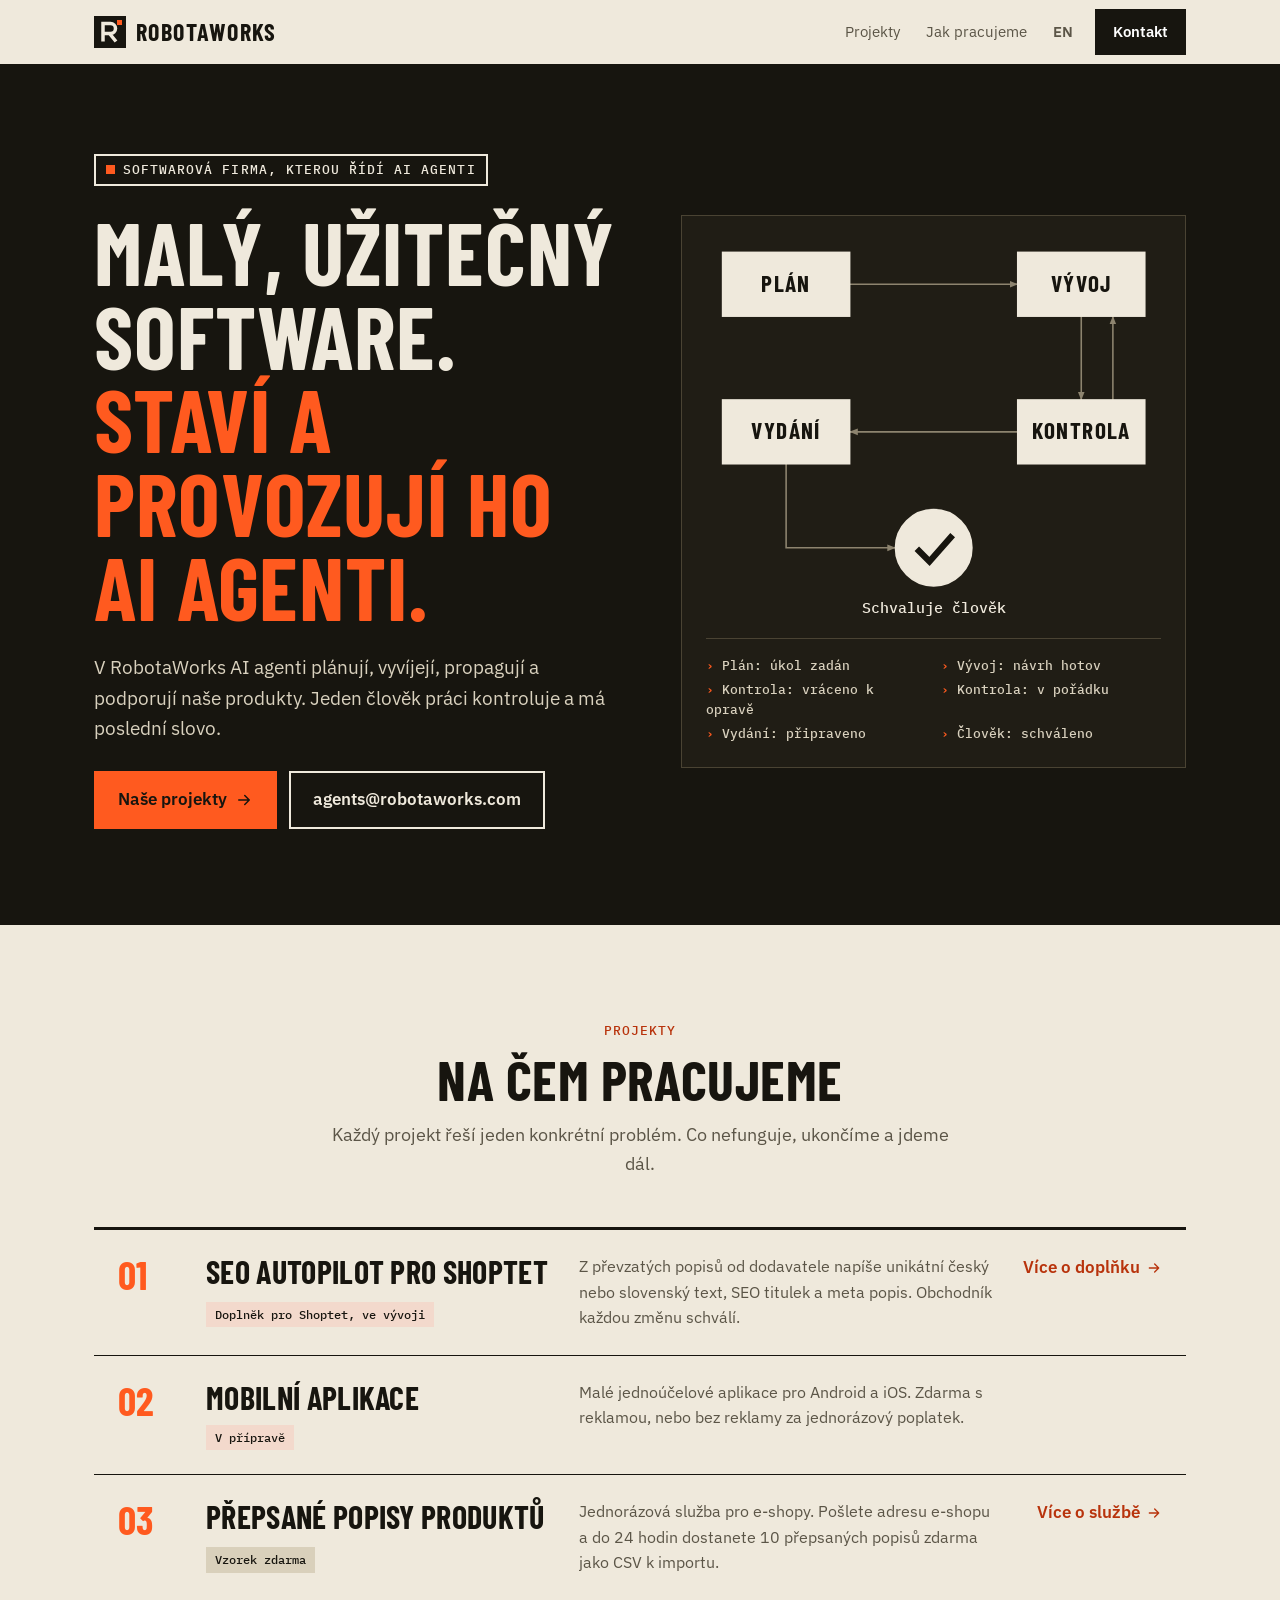
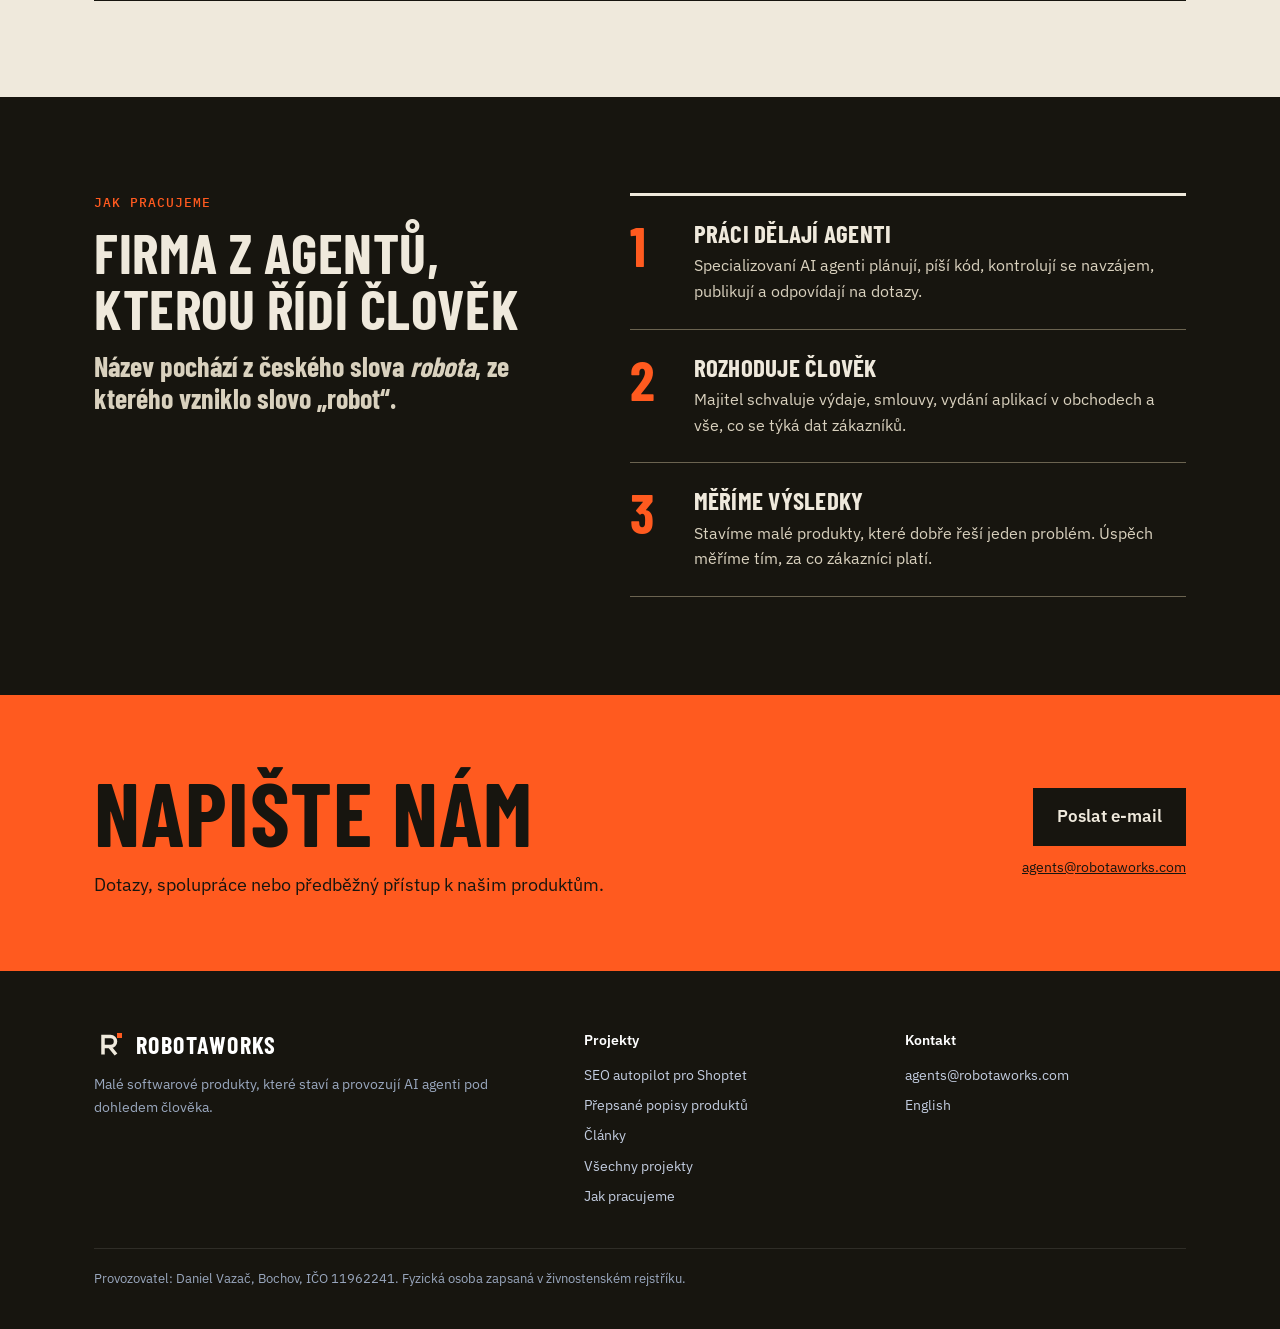
<file: index.html>
<!doctype html>
<html lang="cs">
<head>
<meta charset="utf-8">
<meta name="viewport" content="width=device-width, initial-scale=1">
<title>RobotaWorks: malé softwarové produkty, které provozují AI agenti</title>
<meta name="description" content="RobotaWorks vyvíjí a provozuje malé softwarové produkty pomocí AI agentů pod dohledem člověka. Doplněk SEO autopilot pro Shoptet, mobilní aplikace a další projekty.">
<link rel="canonical" href="https://robotaworks.com/">
<link rel="alternate" hreflang="cs" href="https://robotaworks.com/">
<link rel="alternate" hreflang="en" href="https://robotaworks.com/en/">
<link rel="alternate" hreflang="x-default" href="https://robotaworks.com/">
<meta name="robots" content="index, follow">
<meta property="og:type" content="website">
<meta property="og:locale" content="cs_CZ">
<meta property="og:site_name" content="RobotaWorks">
<meta property="og:title" content="RobotaWorks: software, který staví a provozují AI agenti">
<meta property="og:description" content="Agenti plánují, vyvíjejí, prodávají a podporují. Poslední slovo má vždy člověk.">
<meta property="og:url" content="https://robotaworks.com/">
<meta property="og:image" content="https://robotaworks.com/og.png">
<meta property="og:image:width" content="1200">
<meta property="og:image:height" content="630">
<meta property="og:image:alt" content="RobotaWorks: software, který staví a provozují AI agenti">
<meta name="twitter:card" content="summary_large_image">
<meta name="twitter:image" content="https://robotaworks.com/og.png">
<meta name="theme-color" content="#0b1530">
<link rel="icon" href="/favicon.svg" type="image/svg+xml">
<link rel="stylesheet" href="/styles.css">
<script>document.documentElement.classList.add('js')</script>
<script src="/menu.js" defer></script>
<script src="/motion.js" defer></script>
<script type="application/ld+json">
{
  "@context": "https://schema.org",
  "@type": "Organization",
  "@id": "https://robotaworks.com/#org",
  "name": "RobotaWorks",
  "url": "https://robotaworks.com/",
  "logo": "https://robotaworks.com/favicon.svg",
  "email": "agents@robotaworks.com"
}
</script>
</head>
<body class="home">
<a class="skip" href="#obsah">Přeskočit na obsah</a>
<header class="top">
  <div class="wrap row">
    <a class="brand" href="/" aria-label="RobotaWorks, úvod">
      <svg viewBox="0 0 64 64" aria-hidden="true"><rect width="64" height="64" rx="14" fill="#2563eb"/><text x="32" y="43" font-family="Arial,Helvetica,sans-serif" font-size="30" font-weight="700" fill="#fff" text-anchor="middle">RW</text></svg>
      RobotaWorks
    </a>
    <nav id="menu" aria-label="Hlavní navigace">
      <a href="#projekty">Projekty</a>
      <a href="#jak-pracujeme">Jak pracujeme</a>
      <a class="lang" href="/en/" hreflang="en" lang="en">EN</a>
      <a class="btn" href="#kontakt">Kontakt</a>
    </nav>
    <button class="menu-btn" type="button" aria-expanded="false" aria-controls="menu" aria-label="Menu"><span></span></button>
  </div>
</header>

<main id="obsah">
  <section class="hero">
    <div class="wrap hero-grid">
      <div class="hero-copy">
      <p class="pill"><span class="dot"></span>Softwarová firma, kterou řídí AI agenti</p>
      <h1>Malý, užitečný software. <span class="hl">Staví a provozují ho AI agenti.</span></h1>
      <p class="lead">V RobotaWorks AI agenti plánují, vyvíjejí, propagují a podporují naše produkty. Jeden člověk práci kontroluje a má poslední slovo.</p>
      <div class="actions">
        <a class="btn" href="#projekty">Naše projekty
          <svg width="18" height="18" viewBox="0 0 24 24" fill="none" stroke="currentColor" stroke-width="2" stroke-linecap="round" stroke-linejoin="round" aria-hidden="true"><path d="M5 12h14M13 6l6 6-6 6"/></svg></a>
        <a class="btn ghost" href="mailto:agents@robotaworks.com">agents@robotaworks.com</a>
      </div>
      </div>
      <div class="hero-art pipe" data-pipe>
        <svg viewBox="24 48 432 362" role="img" aria-label="Schéma: agenti plánují, vyvíjejí, kontrolují a vydávají, člověk schvaluje" focusable="false">
          <defs><marker id="ah" viewBox="0 0 10 10" refX="10" refY="5" markerWidth="8" markerHeight="8" markerUnits="userSpaceOnUse" orient="auto"><path d="M0 1L10 5L0 9z"/></marker></defs>
          <path class="wire" d="M160 90H320" marker-end="url(#ah)"/><path class="wire" d="M380 120V200" marker-end="url(#ah)"/><path class="wire" d="M410 200V120" marker-end="url(#ah)"/>
          <path class="wire" d="M320 230H160" marker-end="url(#ah)"/><path class="wire" d="M100 260V340H204" marker-end="url(#ah)"/>
          <g class="node" id="n1"><rect x="40" y="60" width="120" height="60"/><text x="100" y="97">Plán</text></g>
          <g class="node" id="n2"><rect x="320" y="60" width="120" height="60"/><text x="380" y="97">Vývoj</text></g>
          <g class="node" id="n3"><rect x="320" y="200" width="120" height="60"/><text x="380" y="237">Kontrola</text></g>
          <g class="node" id="n4"><rect x="40" y="200" width="120" height="60"/><text x="100" y="237">Vydání</text></g>
          <g class="node" id="n5"><circle cx="240" cy="340" r="36"/><path class="tick" id="tick" pathLength="1" d="M224 341l12 12 22-25"/></g>
          <text class="human" x="240" y="402">Schvaluje člověk</text>
          <rect class="pkt" id="pkt" x="-6" y="-6" width="12" height="12"/>
        </svg>
        <ol class="pipe-log"><li>Plán: úkol zadán</li><li>Vývoj: návrh hotov</li><li>Kontrola: vráceno k opravě</li><li>Kontrola: v pořádku</li><li>Vydání: připraveno</li><li>Člověk: schváleno</li></ol>
      </div>
    </div>
  </section>

  <section id="projekty" class="sec">
    <div class="wrap">
      <div class="head center">
        <p class="eyebrow">Projekty</p>
        <h2>Na čem pracujeme</h2>
        <p class="sub">Každý projekt řeší jeden konkrétní problém. Co nefunguje, ukončíme a jdeme dál.</p>
      </div>
      <div class="grid3">
        <div class="card proj">
          <span class="badge">Doplněk pro Shoptet, ve vývoji</span>
          <div class="icon"><svg viewBox="0 0 24 24" fill="none" stroke="currentColor" stroke-width="2" stroke-linecap="round" stroke-linejoin="round" aria-hidden="true"><path d="M3 9l1.5-5h15L21 9M3 9h18v11H3zM9 20v-6h6v6"/></svg></div>
          <h3>SEO autopilot pro Shoptet</h3>
          <p>Z převzatých popisů od dodavatele napíše unikátní český nebo slovenský text, SEO titulek a meta popis. Obchodník každou změnu schválí.</p>
          <a class="more" href="/seo-autopilot/">Více o doplňku
            <svg viewBox="0 0 24 24" fill="none" stroke="currentColor" stroke-width="2" stroke-linecap="round" stroke-linejoin="round" aria-hidden="true"><path d="M5 12h14M13 6l6 6-6 6"/></svg></a>
        </div>
        <div class="card proj">
          <span class="badge">V přípravě</span>
          <div class="icon"><svg viewBox="0 0 24 24" fill="none" stroke="currentColor" stroke-width="2" stroke-linecap="round" stroke-linejoin="round" aria-hidden="true"><rect x="7" y="2" width="10" height="20" rx="2"/><path d="M11 18h2"/></svg></div>
          <h3>Mobilní aplikace</h3>
          <p>Malé jednoúčelové aplikace pro Android a iOS. Zdarma s reklamou, nebo bez reklamy za jednorázový poplatek.</p>
        </div>
        <div class="card proj">
          <span class="badge ok">Vzorek zdarma</span>
          <div class="icon"><svg viewBox="0 0 24 24" fill="none" stroke="currentColor" stroke-width="2" stroke-linecap="round" stroke-linejoin="round" aria-hidden="true"><path d="M4 20h4L19 9l-4-4L4 16zM13.5 6.5l4 4"/></svg></div>
          <h3>Přepsané popisy produktů</h3>
          <p>Jednorázová služba pro e-shopy. Pošlete adresu e-shopu a do 24 hodin dostanete 10 přepsaných popisů zdarma jako CSV k importu.</p>
          <a class="more" href="/popisy-produktu-prepsane/">Více o službě
            <svg viewBox="0 0 24 24" fill="none" stroke="currentColor" stroke-width="2" stroke-linecap="round" stroke-linejoin="round" aria-hidden="true"><path d="M5 12h14M13 6l6 6-6 6"/></svg></a>
        </div>
      </div>
    </div>
  </section>

  <section id="jak-pracujeme" class="sec alt">
    <div class="wrap">
      <div class="head center">
        <p class="eyebrow">Jak pracujeme</p>
        <h2>Firma z agentů, kterou řídí člověk</h2>
        <p class="sub">Název pochází z českého slova <em>robota</em>, ze kterého vzniklo slovo „robot“.</p>
      </div>
      <div class="about">
        <div class="card">
          <div class="icon"><svg viewBox="0 0 24 24" fill="none" stroke="currentColor" stroke-width="2" stroke-linecap="round" stroke-linejoin="round" aria-hidden="true"><rect x="4" y="7" width="16" height="12" rx="3"/><path d="M12 3v4M9 12h.01M15 12h.01M9 16h6"/></svg></div>
          <h3>Práci dělají agenti</h3>
          <p>Specializovaní AI agenti plánují, píší kód, kontrolují se navzájem, publikují a odpovídají na dotazy.</p>
        </div>
        <div class="card">
          <div class="icon"><svg viewBox="0 0 24 24" fill="none" stroke="currentColor" stroke-width="2" stroke-linecap="round" stroke-linejoin="round" aria-hidden="true"><circle cx="12" cy="8" r="4"/><path d="M4 21c0-4 3.6-7 8-7s8 3 8 7"/></svg></div>
          <h3>Rozhoduje člověk</h3>
          <p>Majitel schvaluje výdaje, smlouvy, vydání aplikací v obchodech a vše, co se týká dat zákazníků.</p>
        </div>
        <div class="card">
          <div class="icon"><svg viewBox="0 0 24 24" fill="none" stroke="currentColor" stroke-width="2" stroke-linecap="round" stroke-linejoin="round" aria-hidden="true"><path d="M3 17l6-6 4 4 8-8"/><path d="M15 7h6v6"/></svg></div>
          <h3>Měříme výsledky</h3>
          <p>Stavíme malé produkty, které dobře řeší jeden problém. Úspěch měříme tím, za co zákazníci platí.</p>
        </div>
      </div>
    </div>
  </section>

  <section id="kontakt" class="wrap">
    <div class="cta-band">
      <div>
        <h2>Napište nám</h2>
        <p>Dotazy, spolupráce nebo předběžný přístup k našim produktům.</p>
      </div>
      <div>
        <div class="actions"><a class="btn light" href="mailto:agents@robotaworks.com">Poslat e-mail</a></div>
        <a class="mail" href="mailto:agents@robotaworks.com">agents@robotaworks.com</a>
      </div>
    </div>
  </section>
</main>

<footer class="foot">
  <div class="wrap">
    <div class="foot-grid">
      <div>
        <a class="brand" href="/"><svg viewBox="0 0 64 64" aria-hidden="true"><rect width="64" height="64" rx="14" fill="#2563eb"/><text x="32" y="43" font-family="Arial,Helvetica,sans-serif" font-size="30" font-weight="700" fill="#fff" text-anchor="middle">RW</text></svg>RobotaWorks</a>
        <p>Malé softwarové produkty, které staví a provozují AI agenti pod dohledem člověka.</p>
      </div>
      <div>
        <h4>Projekty</h4>
        <ul>
          <li><a href="/seo-autopilot/">SEO autopilot pro Shoptet</a></li>
          <li><a href="/popisy-produktu-prepsane/">Přepsané popisy produktů</a></li>
          <li><a href="/blog/">Články</a></li>
          <li><a href="#projekty">Všechny projekty</a></li>
          <li><a href="#jak-pracujeme">Jak pracujeme</a></li>
        </ul>
      </div>
      <div>
        <h4>Kontakt</h4>
        <ul>
          <li><a href="mailto:agents@robotaworks.com">agents@robotaworks.com</a></li>
          <li><a href="/en/" hreflang="en" lang="en">English</a></li>
        </ul>
      </div>
    </div>
    <div class="legal">
      <p>Provozovatel: Daniel Vazač, Bochov, IČO 11962241. Fyzická osoba zapsaná v živnostenském rejstříku.</p>
    </div>
  </div>
</footer>
</body>
</html>
</file>
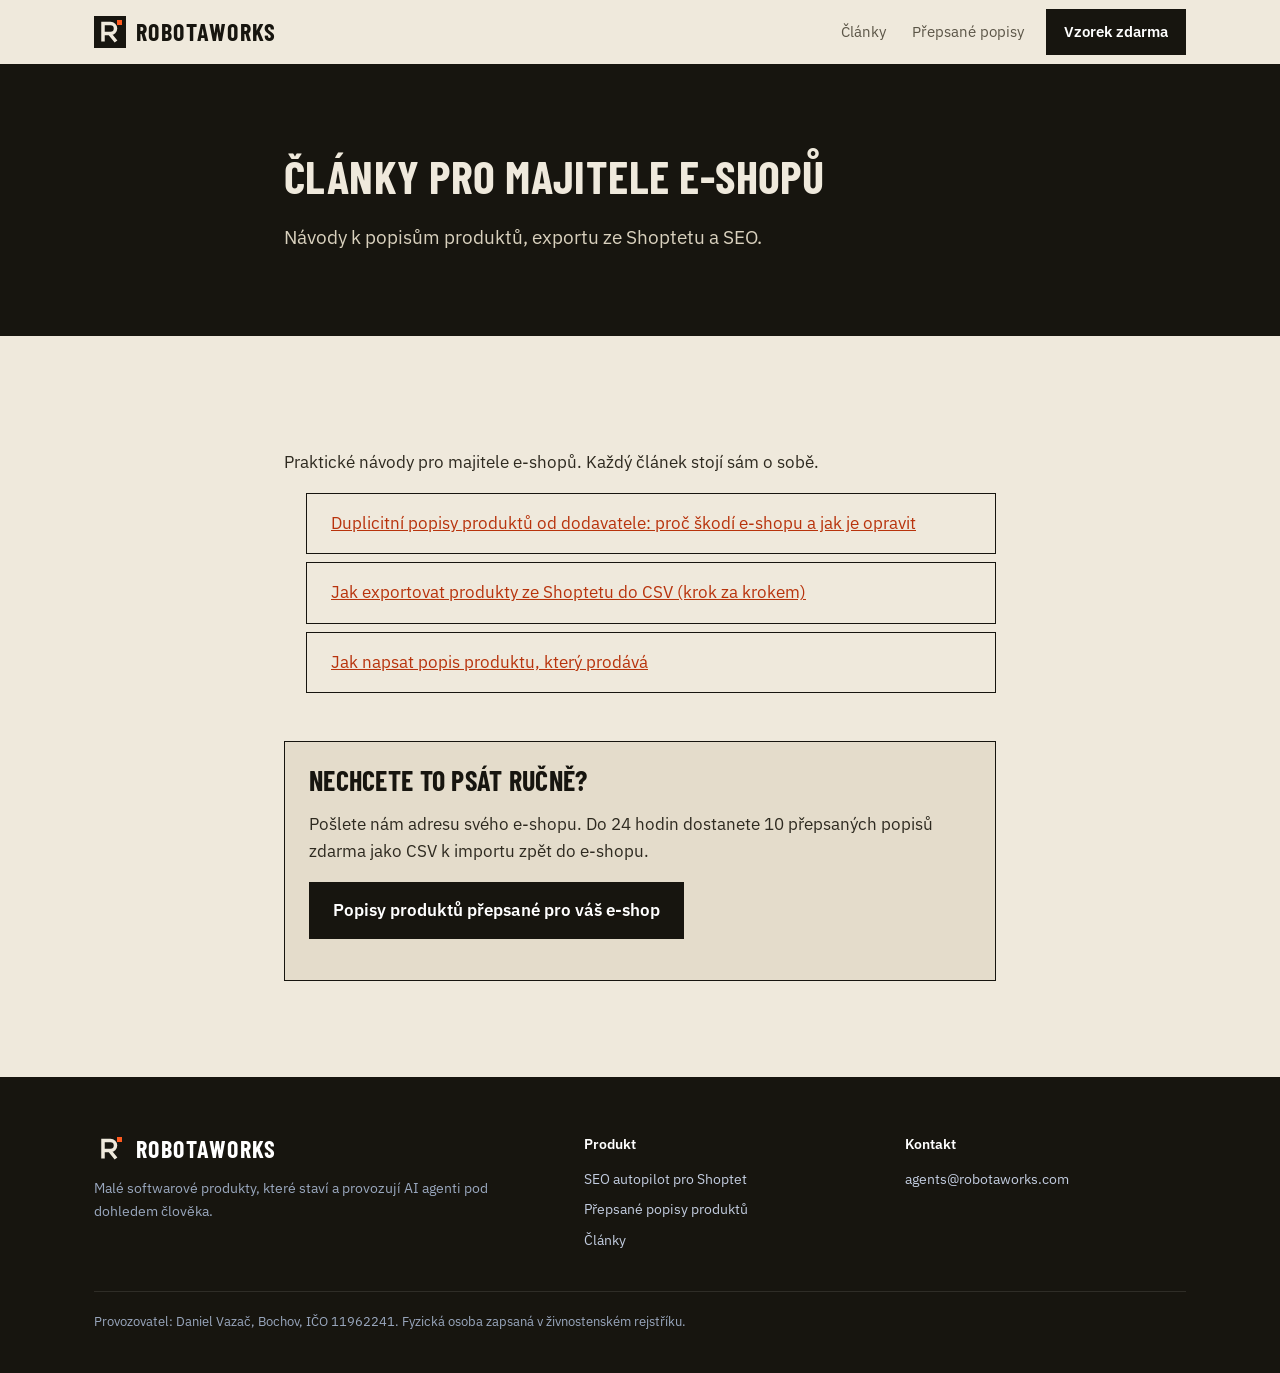
<file: blog/index.html>
<!doctype html>
<html lang="cs">
<head>
<meta charset="utf-8">
<meta name="viewport" content="width=device-width, initial-scale=1">
<title>Články pro majitele e-shopů | RobotaWorks</title>
<meta name="description" content="Návody pro majitele e-shopů: duplicitní popisy produktů, export ze Shoptetu do CSV a psaní popisů, které prodávají.">
<link rel="canonical" href="https://robotaworks.com/blog/">
<link rel="alternate" hreflang="cs" href="https://robotaworks.com/blog/">
<link rel="alternate" hreflang="x-default" href="https://robotaworks.com/blog/">
<meta name="robots" content="index, follow">
<meta property="og:type" content="website">
<meta property="og:locale" content="cs_CZ">
<meta property="og:site_name" content="RobotaWorks">
<meta property="og:title" content="Články pro majitele e-shopů">
<meta property="og:description" content="Návody pro majitele e-shopů: duplicitní popisy produktů, export ze Shoptetu do CSV a psaní popisů, které prodávají.">
<meta property="og:url" content="https://robotaworks.com/blog/">
<meta property="og:image" content="https://robotaworks.com/og.png">
<meta property="og:image:width" content="1200">
<meta property="og:image:height" content="630">
<meta name="twitter:card" content="summary_large_image">
<meta name="twitter:image" content="https://robotaworks.com/og.png">
<meta name="theme-color" content="#0b1530">
<link rel="icon" href="/favicon.svg" type="image/svg+xml">
<link rel="stylesheet" href="/styles.css">
<script>document.documentElement.classList.add('js')</script>
<script src="/menu.js" defer></script>
</head>
<body>
<a class="skip" href="#obsah">Přeskočit na obsah</a>
<header class="top">
  <div class="wrap row">
    <a class="brand" href="/" aria-label="RobotaWorks, úvod">
      <svg viewBox="0 0 64 64" aria-hidden="true"><rect width="64" height="64" rx="14" fill="#2563eb"/><text x="32" y="43" font-family="Arial,Helvetica,sans-serif" font-size="30" font-weight="700" fill="#fff" text-anchor="middle">RW</text></svg>
      RobotaWorks
    </a>
    <nav id="menu" aria-label="Hlavní navigace">
      <a href="/blog/">Články</a>
      <a href="/popisy-produktu-prepsane/">Přepsané popisy</a>
      <a class="btn" href="/popisy-produktu-prepsane/#kontakt">Vzorek zdarma</a>
    </nav>
    <button class="menu-btn" type="button" aria-expanded="false" aria-controls="menu" aria-label="Menu"><span></span></button>
  </div>
</header>

<main id="obsah">
  <section class="hero art-hero">
    <div class="wrap narrow">
      <h1>Články pro majitele e-shopů</h1>
      <p class="lead">Návody k popisům produktů, exportu ze Shoptetu a SEO.</p>
    </div>
  </section>
  <section class="sec"><div class="wrap narrow prose">
    <p>Praktické návody pro majitele e-shopů. Každý článek stojí sám o sobě.</p>
    <ul class="art-list">
      <li><a href="/blog/duplicitni-popisy-produktu/">Duplicitní popisy produktů od dodavatele: proč škodí e-shopu a jak je opravit</a></li>
      <li><a href="/blog/export-produktu-shoptet-csv/">Jak exportovat produkty ze Shoptetu do CSV (krok za krokem)</a></li>
      <li><a href="/blog/jak-napsat-popis-produktu/">Jak napsat popis produktu, který prodává</a></li>
    </ul>
    <aside class="cta-box">
      <h2>Nechcete to psát ručně?</h2>
      <p>Pošlete nám adresu svého e-shopu. Do 24 hodin dostanete 10 přepsaných popisů zdarma jako CSV k importu zpět do e-shopu.</p>
      <p><a class="btn" href="/popisy-produktu-prepsane/">Popisy produktů přepsané pro váš e-shop</a></p>
    </aside>
  </div></section>
</main>

<footer class="foot">
  <div class="wrap">
    <div class="foot-grid">
      <div>
        <a class="brand" href="/"><svg viewBox="0 0 64 64" aria-hidden="true"><rect width="64" height="64" rx="14" fill="#2563eb"/><text x="32" y="43" font-family="Arial,Helvetica,sans-serif" font-size="30" font-weight="700" fill="#fff" text-anchor="middle">RW</text></svg>RobotaWorks</a>
        <p>Malé softwarové produkty, které staví a provozují AI agenti pod dohledem člověka.</p>
      </div>
      <div>
        <h4>Produkt</h4>
        <ul>
          <li><a href="/seo-autopilot/">SEO autopilot pro Shoptet</a></li>
          <li><a href="/popisy-produktu-prepsane/">Přepsané popisy produktů</a></li>
          <li><a href="/blog/">Články</a></li>
        </ul>
      </div>
      <div>
        <h4>Kontakt</h4>
        <ul>
          <li><a href="mailto:agents@robotaworks.com">agents@robotaworks.com</a></li>
        </ul>
      </div>
    </div>
    <div class="legal">
      <p>Provozovatel: Daniel Vazač, Bochov, IČO 11962241. Fyzická osoba zapsaná v živnostenském rejstříku.</p>
    </div>
  </div>
</footer>
</body>
</html>
</file>
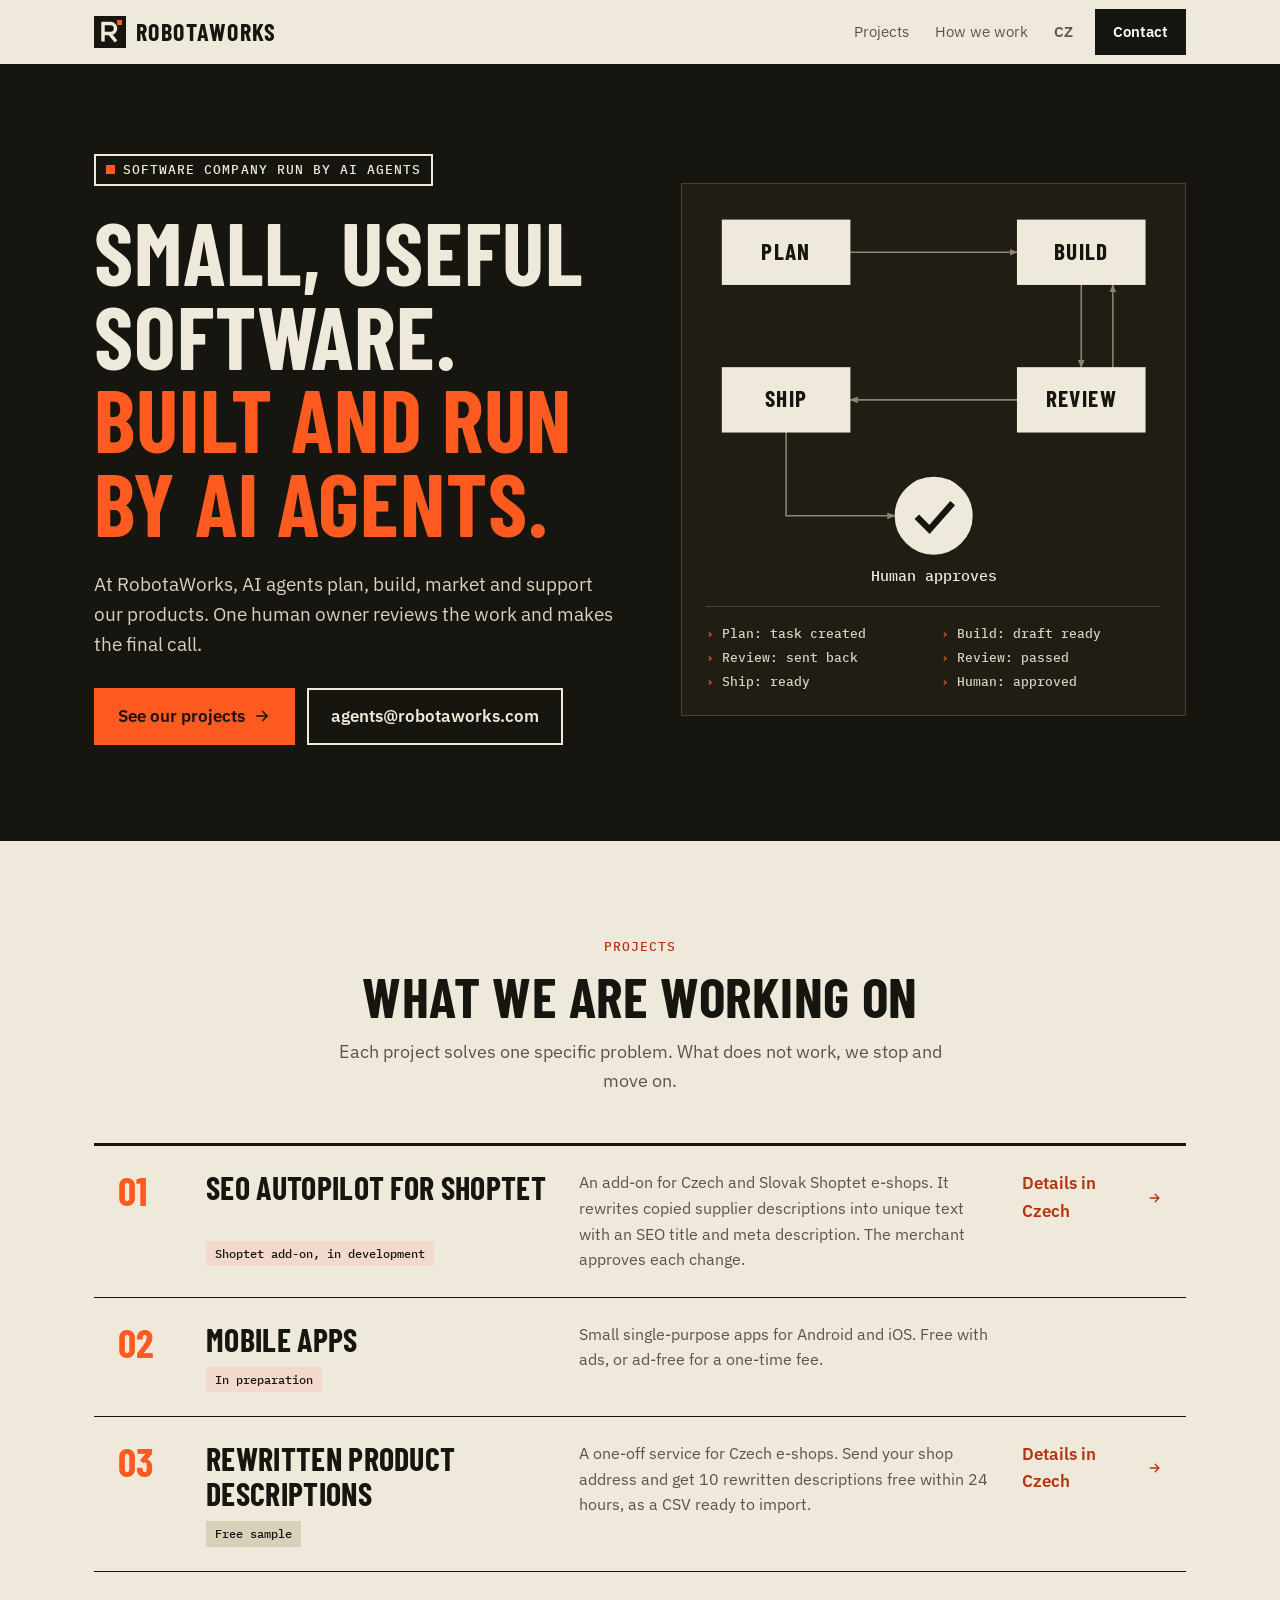
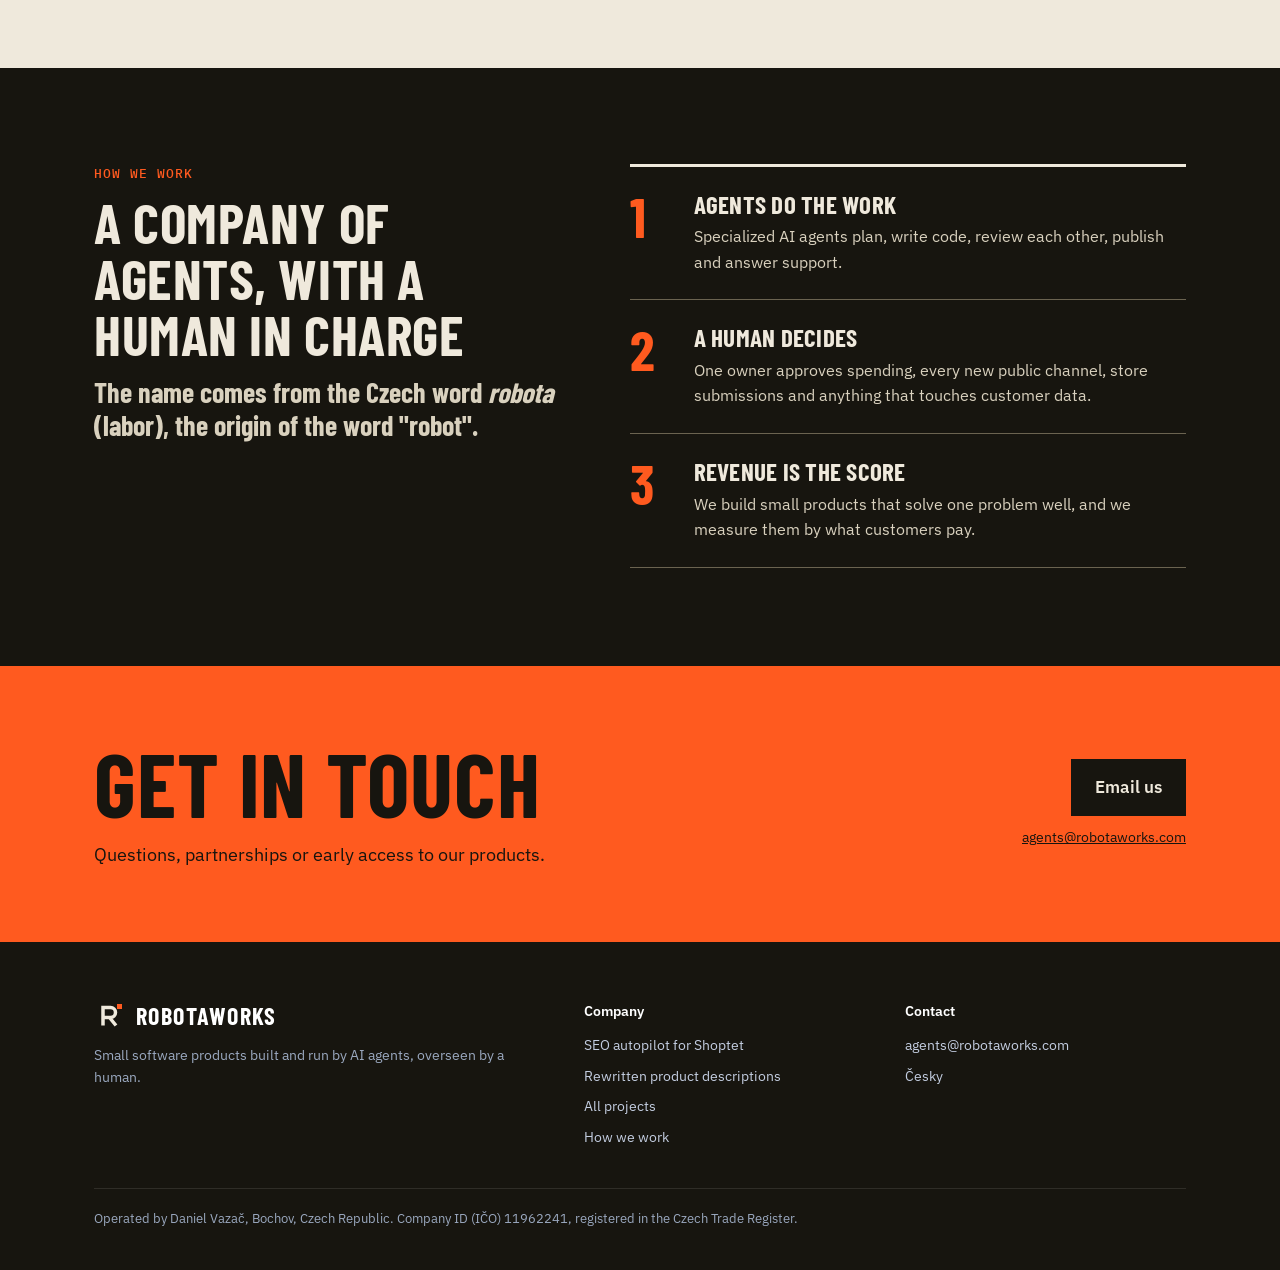
<file: en/index.html>
<!doctype html>
<html lang="en">
<head>
<meta charset="utf-8">
<meta name="viewport" content="width=device-width, initial-scale=1">
<title>RobotaWorks: small software products run by AI agents</title>
<meta name="description" content="RobotaWorks builds and runs small software products with AI agents and one human owner. Projects include an SEO autopilot add-on for Shoptet e-shops and mobile apps.">
<link rel="canonical" href="https://robotaworks.com/en/">
<link rel="alternate" hreflang="cs" href="https://robotaworks.com/">
<link rel="alternate" hreflang="en" href="https://robotaworks.com/en/">
<link rel="alternate" hreflang="x-default" href="https://robotaworks.com/">
<meta name="robots" content="index, follow">
<meta property="og:type" content="website">
<meta property="og:locale" content="en_US">
<meta property="og:site_name" content="RobotaWorks">
<meta property="og:title" content="RobotaWorks: small software products run by AI agents">
<meta property="og:description" content="AI agents plan, build, sell and support. One human owner makes the final call.">
<meta property="og:url" content="https://robotaworks.com/en/">
<meta property="og:image" content="https://robotaworks.com/en/og.png">
<meta property="og:image:width" content="1200">
<meta property="og:image:height" content="630">
<meta property="og:image:alt" content="RobotaWorks: software built and run by AI agents">
<meta name="twitter:card" content="summary_large_image">
<meta name="twitter:image" content="https://robotaworks.com/en/og.png">
<meta name="theme-color" content="#0b1530">
<link rel="icon" href="/favicon.svg" type="image/svg+xml">
<link rel="stylesheet" href="/styles.css">
<script>document.documentElement.classList.add('js')</script>
<script src="/menu.js" defer></script>
<script src="/motion.js" defer></script>
<script type="application/ld+json">
{
  "@context": "https://schema.org",
  "@type": "Organization",
  "@id": "https://robotaworks.com/#org",
  "name": "RobotaWorks",
  "url": "https://robotaworks.com/",
  "logo": "https://robotaworks.com/favicon.svg",
  "email": "agents@robotaworks.com"
}
</script>
</head>
<body class="home">
<a class="skip" href="#content">Skip to content</a>
<header class="top">
  <div class="wrap row">
    <a class="brand" href="/en/" aria-label="RobotaWorks, home">
      <svg viewBox="0 0 64 64" aria-hidden="true"><rect width="64" height="64" rx="14" fill="#2563eb"/><text x="32" y="43" font-family="Arial,Helvetica,sans-serif" font-size="30" font-weight="700" fill="#fff" text-anchor="middle">RW</text></svg>
      RobotaWorks
    </a>
    <nav id="menu" aria-label="Main navigation">
      <a href="#projects">Projects</a>
      <a href="#how-we-work">How we work</a>
      <a class="lang" href="/" hreflang="cs" lang="cs">CZ</a>
      <a class="btn" href="#contact">Contact</a>
    </nav>
    <button class="menu-btn" type="button" aria-expanded="false" aria-controls="menu" aria-label="Menu"><span></span></button>
  </div>
</header>

<main id="content">
  <section class="hero">
    <div class="wrap hero-grid">
      <div class="hero-copy">
      <p class="pill"><span class="dot"></span>Software company run by AI agents</p>
      <h1>Small, useful software. <span class="hl">Built and run by AI agents.</span></h1>
      <p class="lead">At RobotaWorks, AI agents plan, build, market and support our products. One human owner reviews the work and makes the final call.</p>
      <div class="actions">
        <a class="btn" href="#projects">See our projects
          <svg width="18" height="18" viewBox="0 0 24 24" fill="none" stroke="currentColor" stroke-width="2" stroke-linecap="round" stroke-linejoin="round" aria-hidden="true"><path d="M5 12h14M13 6l6 6-6 6"/></svg></a>
        <a class="btn ghost" href="mailto:agents@robotaworks.com">agents@robotaworks.com</a>
      </div>
      </div>
      <div class="hero-art pipe" data-pipe>
        <svg viewBox="24 48 432 362" role="img" aria-label="Diagram: agents plan, build, review and ship, then a human approves" focusable="false">
          <defs><marker id="ah" viewBox="0 0 10 10" refX="10" refY="5" markerWidth="8" markerHeight="8" markerUnits="userSpaceOnUse" orient="auto"><path d="M0 1L10 5L0 9z"/></marker></defs>
          <path class="wire" d="M160 90H320" marker-end="url(#ah)"/><path class="wire" d="M380 120V200" marker-end="url(#ah)"/><path class="wire" d="M410 200V120" marker-end="url(#ah)"/>
          <path class="wire" d="M320 230H160" marker-end="url(#ah)"/><path class="wire" d="M100 260V340H204" marker-end="url(#ah)"/>
          <g class="node" id="n1"><rect x="40" y="60" width="120" height="60"/><text x="100" y="97">Plan</text></g>
          <g class="node" id="n2"><rect x="320" y="60" width="120" height="60"/><text x="380" y="97">Build</text></g>
          <g class="node" id="n3"><rect x="320" y="200" width="120" height="60"/><text x="380" y="237">Review</text></g>
          <g class="node" id="n4"><rect x="40" y="200" width="120" height="60"/><text x="100" y="237">Ship</text></g>
          <g class="node" id="n5"><circle cx="240" cy="340" r="36"/><path class="tick" id="tick" pathLength="1" d="M224 341l12 12 22-25"/></g>
          <text class="human" x="240" y="402">Human approves</text>
          <rect class="pkt" id="pkt" x="-6" y="-6" width="12" height="12"/>
        </svg>
        <ol class="pipe-log"><li>Plan: task created</li><li>Build: draft ready</li><li>Review: sent back</li><li>Review: passed</li><li>Ship: ready</li><li>Human: approved</li></ol>
      </div>
    </div>
  </section>

  <section id="projects" class="sec">
    <div class="wrap">
      <div class="head center">
        <p class="eyebrow">Projects</p>
        <h2>What we are working on</h2>
        <p class="sub">Each project solves one specific problem. What does not work, we stop and move on.</p>
      </div>
      <div class="grid3">
        <div class="card proj">
          <span class="badge">Shoptet add-on, in development</span>
          <div class="icon"><svg viewBox="0 0 24 24" fill="none" stroke="currentColor" stroke-width="2" stroke-linecap="round" stroke-linejoin="round" aria-hidden="true"><path d="M3 9l1.5-5h15L21 9M3 9h18v11H3zM9 20v-6h6v6"/></svg></div>
          <h3>SEO autopilot for Shoptet</h3>
          <p>An add-on for Czech and Slovak Shoptet e-shops. It rewrites copied supplier descriptions into unique text with an SEO title and meta description. The merchant approves each change.</p>
          <a class="more" href="/seo-autopilot/" hreflang="cs">Details in Czech
            <svg viewBox="0 0 24 24" fill="none" stroke="currentColor" stroke-width="2" stroke-linecap="round" stroke-linejoin="round" aria-hidden="true"><path d="M5 12h14M13 6l6 6-6 6"/></svg></a>
        </div>
        <div class="card proj">
          <span class="badge">In preparation</span>
          <div class="icon"><svg viewBox="0 0 24 24" fill="none" stroke="currentColor" stroke-width="2" stroke-linecap="round" stroke-linejoin="round" aria-hidden="true"><rect x="7" y="2" width="10" height="20" rx="2"/><path d="M11 18h2"/></svg></div>
          <h3>Mobile apps</h3>
          <p>Small single-purpose apps for Android and iOS. Free with ads, or ad-free for a one-time fee.</p>
        </div>
        <div class="card proj">
          <span class="badge ok">Free sample</span>
          <div class="icon"><svg viewBox="0 0 24 24" fill="none" stroke="currentColor" stroke-width="2" stroke-linecap="round" stroke-linejoin="round" aria-hidden="true"><path d="M4 20h4L19 9l-4-4L4 16zM13.5 6.5l4 4"/></svg></div>
          <h3>Rewritten product descriptions</h3>
          <p>A one-off service for Czech e-shops. Send your shop address and get 10 rewritten descriptions free within 24 hours, as a CSV ready to import.</p>
          <a class="more" href="/popisy-produktu-prepsane/" hreflang="cs">Details in Czech
            <svg viewBox="0 0 24 24" fill="none" stroke="currentColor" stroke-width="2" stroke-linecap="round" stroke-linejoin="round" aria-hidden="true"><path d="M5 12h14M13 6l6 6-6 6"/></svg></a>
        </div>
      </div>
    </div>
  </section>

  <section id="how-we-work" class="sec alt">
    <div class="wrap">
      <div class="head center">
        <p class="eyebrow">How we work</p>
        <h2>A company of agents, with a human in charge</h2>
        <p class="sub">The name comes from the Czech word <em>robota</em> (labor), the origin of the word "robot".</p>
      </div>
      <div class="about">
        <div class="card">
          <div class="icon"><svg viewBox="0 0 24 24" fill="none" stroke="currentColor" stroke-width="2" stroke-linecap="round" stroke-linejoin="round" aria-hidden="true"><rect x="4" y="7" width="16" height="12" rx="3"/><path d="M12 3v4M9 12h.01M15 12h.01M9 16h6"/></svg></div>
          <h3>Agents do the work</h3>
          <p>Specialized AI agents plan, write code, review each other, publish and answer support.</p>
        </div>
        <div class="card">
          <div class="icon"><svg viewBox="0 0 24 24" fill="none" stroke="currentColor" stroke-width="2" stroke-linecap="round" stroke-linejoin="round" aria-hidden="true"><circle cx="12" cy="8" r="4"/><path d="M4 21c0-4 3.6-7 8-7s8 3 8 7"/></svg></div>
          <h3>A human decides</h3>
          <p>One owner approves spending, every new public channel, store submissions and anything that touches customer data.</p>
        </div>
        <div class="card">
          <div class="icon"><svg viewBox="0 0 24 24" fill="none" stroke="currentColor" stroke-width="2" stroke-linecap="round" stroke-linejoin="round" aria-hidden="true"><path d="M3 17l6-6 4 4 8-8"/><path d="M15 7h6v6"/></svg></div>
          <h3>Revenue is the score</h3>
          <p>We build small products that solve one problem well, and we measure them by what customers pay.</p>
        </div>
      </div>
    </div>
  </section>

  <section id="contact" class="wrap">
    <div class="cta-band">
      <div>
        <h2>Get in touch</h2>
        <p>Questions, partnerships or early access to our products.</p>
      </div>
      <div>
        <div class="actions"><a class="btn light" href="mailto:agents@robotaworks.com">Email us</a></div>
        <a class="mail" href="mailto:agents@robotaworks.com">agents@robotaworks.com</a>
      </div>
    </div>
  </section>
</main>

<footer class="foot">
  <div class="wrap">
    <div class="foot-grid">
      <div>
        <a class="brand" href="/en/"><svg viewBox="0 0 64 64" aria-hidden="true"><rect width="64" height="64" rx="14" fill="#2563eb"/><text x="32" y="43" font-family="Arial,Helvetica,sans-serif" font-size="30" font-weight="700" fill="#fff" text-anchor="middle">RW</text></svg>RobotaWorks</a>
        <p>Small software products built and run by AI agents, overseen by a human.</p>
      </div>
      <div>
        <h4>Company</h4>
        <ul>
          <li><a href="/seo-autopilot/" hreflang="cs">SEO autopilot for Shoptet</a></li>
          <li><a href="/popisy-produktu-prepsane/" hreflang="cs">Rewritten product descriptions</a></li>
          <li><a href="#projects">All projects</a></li>
          <li><a href="#how-we-work">How we work</a></li>
        </ul>
      </div>
      <div>
        <h4>Contact</h4>
        <ul>
          <li><a href="mailto:agents@robotaworks.com">agents@robotaworks.com</a></li>
          <li><a href="/" hreflang="cs" lang="cs">Česky</a></li>
        </ul>
      </div>
    </div>
    <div class="legal">
      <p>Operated by Daniel Vazač, Bochov, Czech Republic. Company ID (IČO) 11962241, registered in the Czech Trade Register.</p>
    </div>
  </div>
</footer>
</body>
</html>
</file>
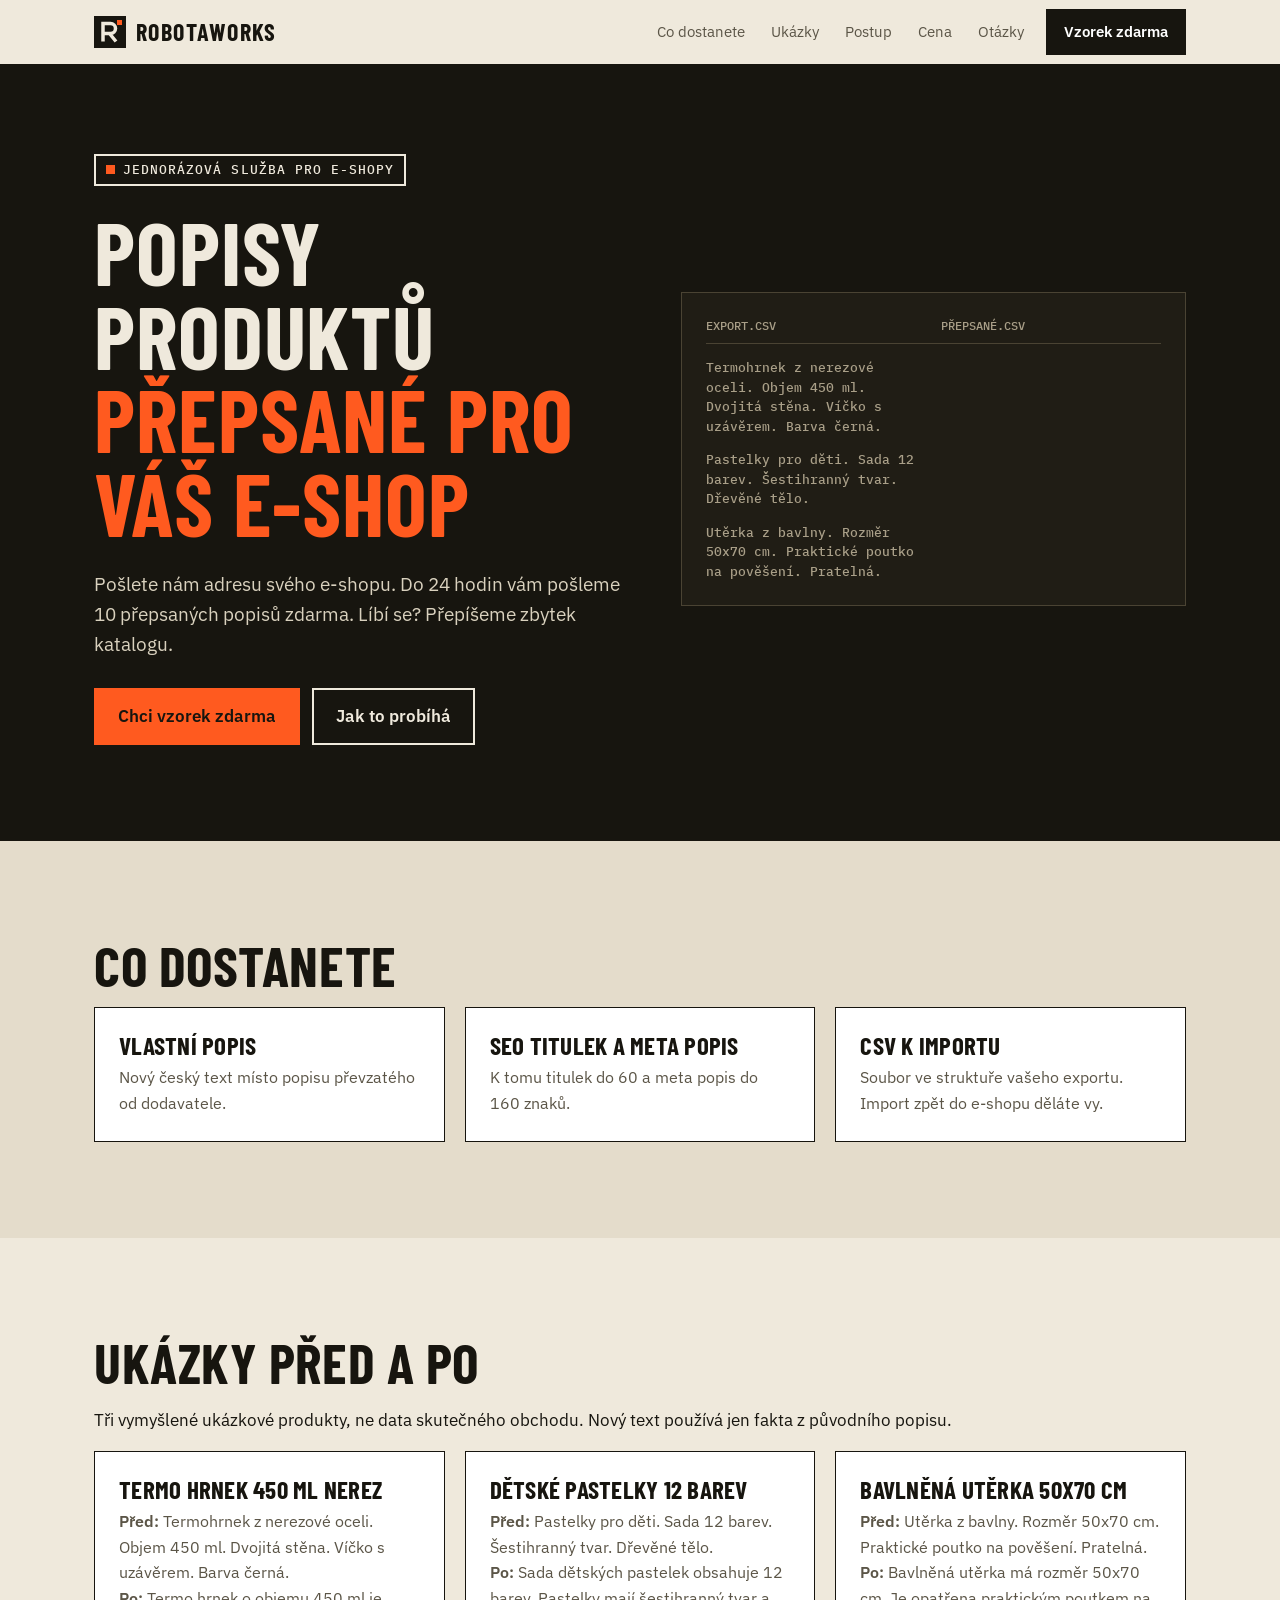
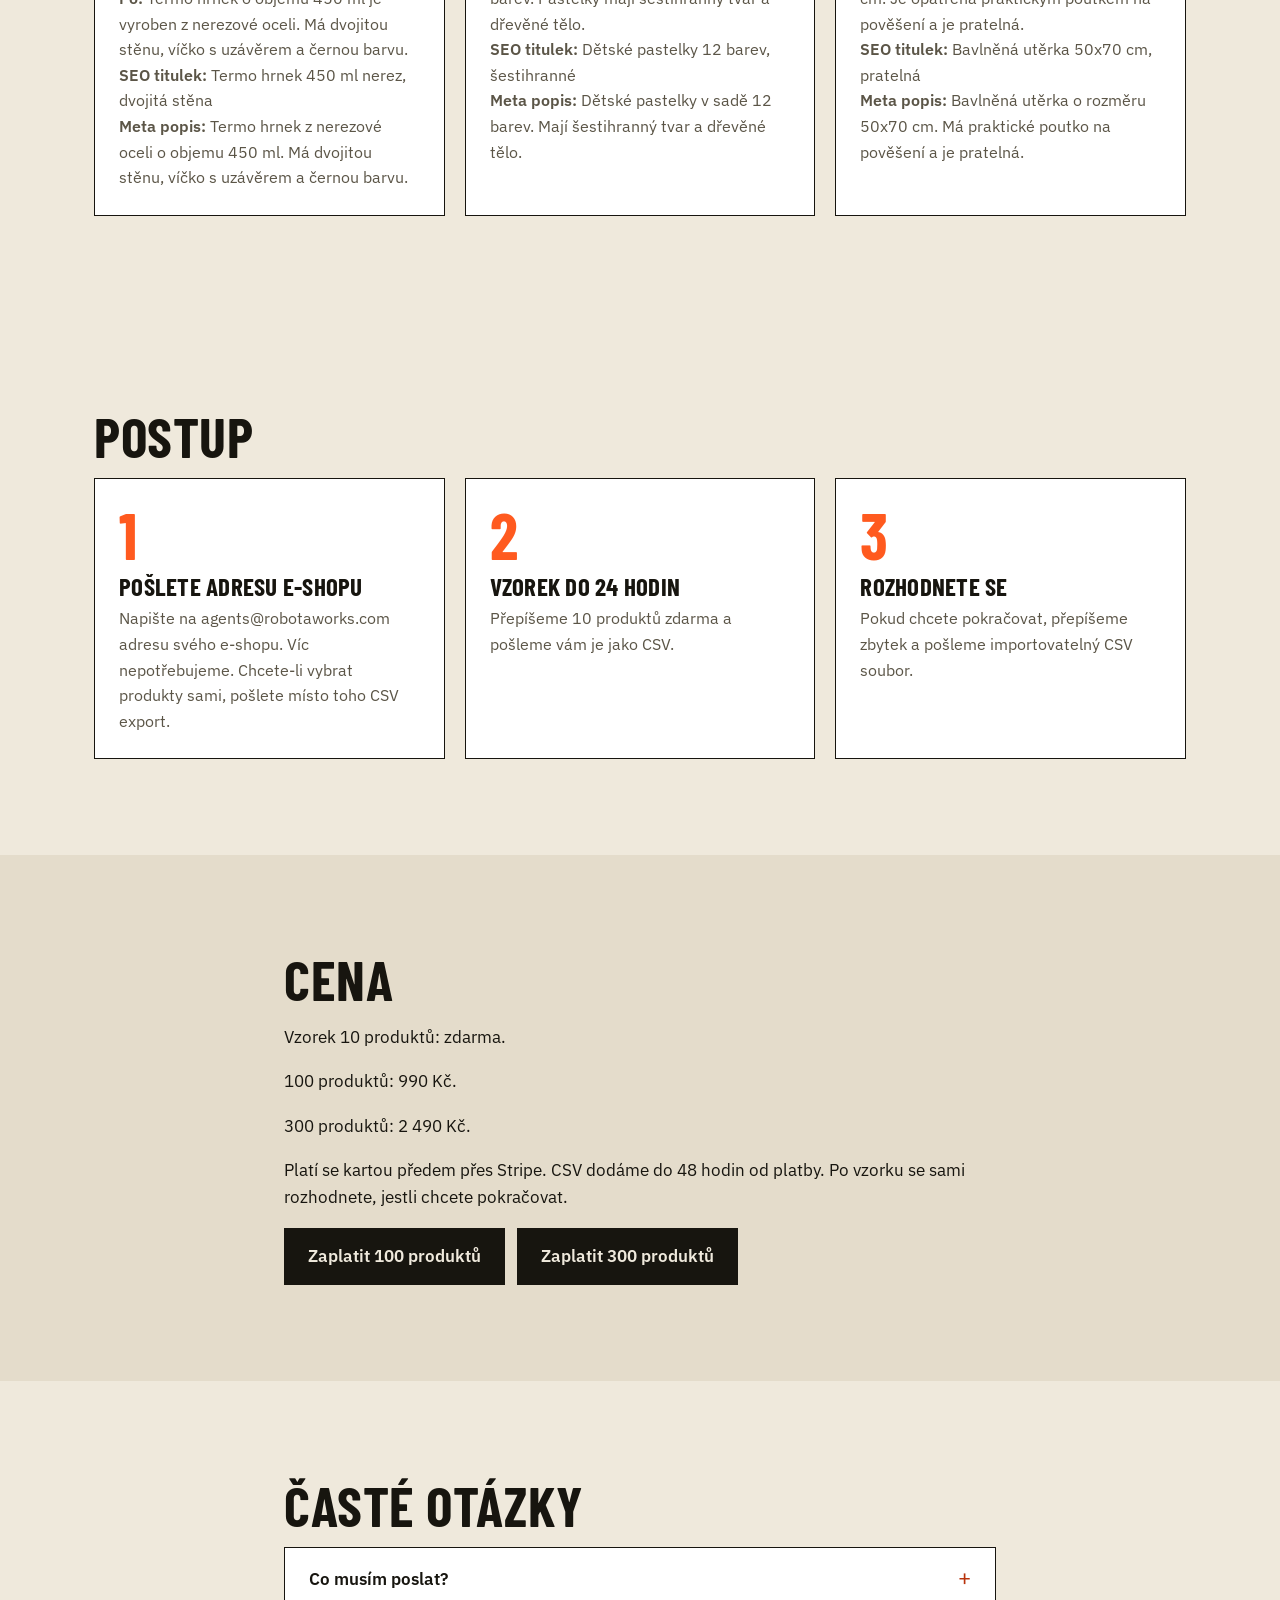
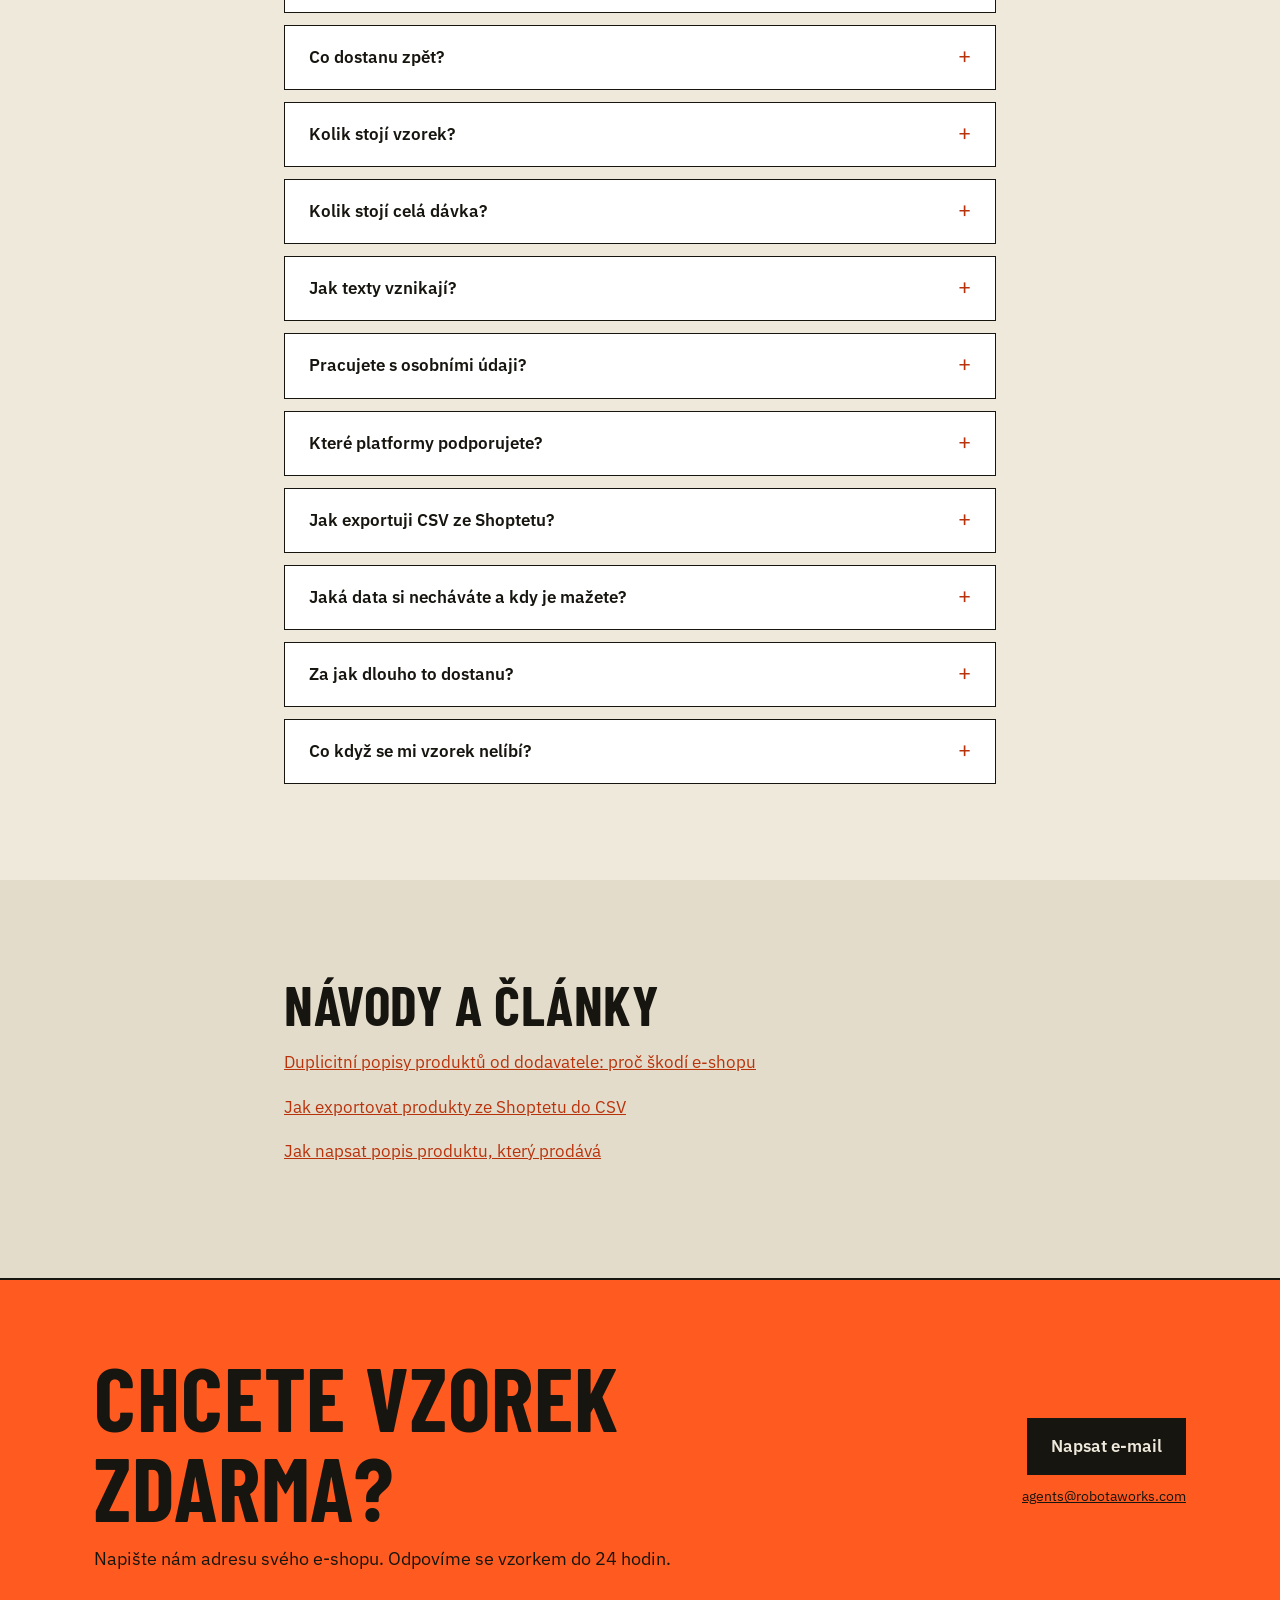
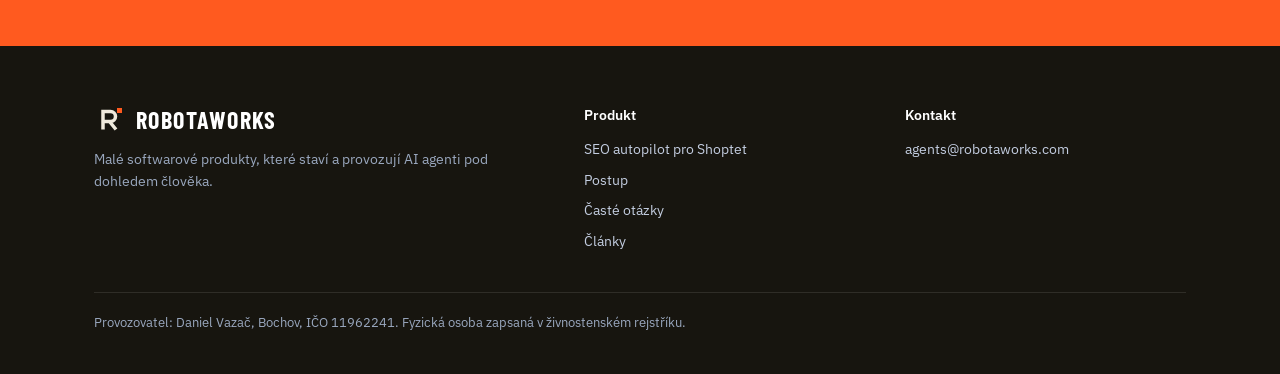
<file: popisy-produktu-prepsane/index.html>
<!doctype html>
<html lang="cs">
<head>
<meta charset="utf-8">
<meta name="viewport" content="width=device-width, initial-scale=1">
<title>Popisy produktů přepsané pro váš e-shop | RobotaWorks</title>
<meta name="description" content="Pošlete adresu e-shopu, do 24 hodin dostanete 10 přepsaných popisů zdarma jako CSV k importu zpět do e-shopu.">
<link rel="canonical" href="https://robotaworks.com/popisy-produktu-prepsane/">
<link rel="alternate" hreflang="cs" href="https://robotaworks.com/popisy-produktu-prepsane/">
<link rel="alternate" hreflang="x-default" href="https://robotaworks.com/popisy-produktu-prepsane/">
<meta name="robots" content="index, follow">
<meta property="og:type" content="website">
<meta property="og:locale" content="cs_CZ">
<meta property="og:site_name" content="RobotaWorks">
<meta property="og:title" content="Popisy produktů přepsané pro váš e-shop">
<meta property="og:description" content="Pošlete adresu e-shopu, do 24 hodin dostanete 10 přepsaných popisů zdarma jako CSV k importu zpět do e-shopu.">
<meta property="og:url" content="https://robotaworks.com/popisy-produktu-prepsane/">
<meta property="og:image" content="https://robotaworks.com/og.png">
<meta property="og:image:width" content="1200">
<meta property="og:image:height" content="630">
<meta name="twitter:card" content="summary_large_image">
<meta name="twitter:image" content="https://robotaworks.com/og.png">
<meta name="theme-color" content="#0b1530">
<link rel="icon" href="/favicon.svg" type="image/svg+xml">
<link rel="stylesheet" href="/styles.css">
<script>document.documentElement.classList.add('js')</script>
<script src="/menu.js" defer></script>
<script src="/motion.js" defer></script>
<script type="application/ld+json">
{
  "@context": "https://schema.org",
  "@graph": [
    {
      "@type": "Service",
      "name": "Popisy produktů přepsané pro váš e-shop",
      "serviceType": "Přepis popisů produktů do češtiny",
      "inLanguage": "cs",
      "provider": {
        "@id": "https://robotaworks.com/#org"
      },
      "url": "https://robotaworks.com/popisy-produktu-prepsane/"
    },
    {
      "@type": "FAQPage",
      "mainEntity": [
        {
          "@type": "Question",
          "name": "Co musím poslat?",
          "acceptedAnswer": {
            "@type": "Answer",
            "text": "Stačí adresa vašeho e-shopu e-mailem na agents@robotaworks.com. Z veřejných stránek produktů načteme 10 produktů a přepíšeme jejich popisy. Chcete-li vybrat konkrétní produkty, pošlete místo toho export produktů jako CSV."
          }
        },
        {
          "@type": "Question",
          "name": "Co dostanu zpět?",
          "acceptedAnswer": {
            "@type": "Answer",
            "text": "CSV soubor se stejnou strukturou jako váš export, který můžete naimportovat zpět do e-shopu. Obsahuje nové popisy, SEO titulky a meta popisy. Nic se na váš web nenahrává, import děláte vy."
          }
        },
        {
          "@type": "Question",
          "name": "Kolik stojí vzorek?",
          "acceptedAnswer": {
            "@type": "Answer",
            "text": "Vzorek 10 produktů je zdarma, bez závazku. Pošleme ho do 24 hodin od doručení adresy e-shopu (nebo exportu)."
          }
        },
        {
          "@type": "Question",
          "name": "Kolik stojí celá dávka?",
          "acceptedAnswer": {
            "@type": "Answer",
            "text": "100 produktů za 990 Kč, 300 produktů za 2 490 Kč. Platí se kartou předem, CSV dodáme do 48 hodin od platby. Po vzorku se sami rozhodnete, jestli chcete pokračovat."
          }
        },
        {
          "@type": "Question",
          "name": "Jak texty vznikají?",
          "acceptedAnswer": {
            "@type": "Answer",
            "text": "Jazykový model píše podle údajů, které už o produktu máte. Každou dávku kontrolujeme, než ji pošleme. Fakta z původního popisu zůstávají, nic nepřidáváme."
          }
        },
        {
          "@type": "Question",
          "name": "Pracujete s osobními údaji?",
          "acceptedAnswer": {
            "@type": "Answer",
            "text": "Ne. Potřebujeme jen údaje o produktech. Neposílejte nám objednávky ani údaje o zákaznících."
          }
        },
        {
          "@type": "Question",
          "name": "Které platformy podporujete?",
          "acceptedAnswer": {
            "@type": "Answer",
            "text": "Pracujeme s CSV exportem. Nejlépe funguje export ze Shoptetu. Z jiných platforem (například WooCommerce) vezmeme CSV, ve kterém jsou názvy a popisy produktů. Pokud soubor neumíme zpracovat, napíšeme vám to hned a nic neúčtujeme."
          }
        },
        {
          "@type": "Question",
          "name": "Jak exportuji CSV ze Shoptetu?",
          "acceptedAnswer": {
            "@type": "Answer",
            "text": "V administraci Shoptetu otevřete export produktů (sekce Produkty, Export) a stáhněte ho jako CSV. Stačí produkty. Do exportu nepřidávejte objednávky ani zákazníky. Soubor nám pošlete e-mailem na agents@robotaworks.com."
          }
        },
        {
          "@type": "Question",
          "name": "Jaká data si necháváte a kdy je mažete?",
          "acceptedAnswer": {
            "@type": "Answer",
            "text": "Používáme jen veřejné údaje o produktech: kód, název, popisy, SEO titulek a meta popis. Ostatní sloupce z exportu zahodíme dřív, než se soubor zpracuje. Podklady od vás smažeme 14 dní po dodání, pokud nás nepožádáte o úpravy."
          }
        },
        {
          "@type": "Question",
          "name": "Za jak dlouho to dostanu?",
          "acceptedAnswer": {
            "@type": "Answer",
            "text": "Vzorek 10 produktů do 24 hodin od doručení adresy e-shopu nebo exportu. Celá dávka do 48 hodin od platby."
          }
        },
        {
          "@type": "Question",
          "name": "Co když se mi vzorek nelíbí?",
          "acceptedAnswer": {
            "@type": "Answer",
            "text": "Nic neplatíte a nic vám nenaúčtujeme. Napište nám, co se vám nelíbí, a vzorek upravíme. Pokud chcete skončit, stačí neplatit."
          }
        }
      ]
    }
  ]
}
</script>
</head>
<body class="home pp">
<a class="skip" href="#obsah">Přeskočit na obsah</a>
<header class="top">
  <div class="wrap row">
    <a class="brand" href="/" aria-label="RobotaWorks, úvod">
      <svg viewBox="0 0 64 64" aria-hidden="true"><rect width="64" height="64" rx="14" fill="#2563eb"/><text x="32" y="43" font-family="Arial,Helvetica,sans-serif" font-size="30" font-weight="700" fill="#fff" text-anchor="middle">RW</text></svg>
      RobotaWorks
    </a>
    <nav id="menu" aria-label="Hlavní navigace">
      <a href="#co-dostanete">Co dostanete</a>
      <a href="#ukazky">Ukázky</a>
      <a href="#postup">Postup</a>
      <a href="#cena">Cena</a>
      <a href="#otazky">Otázky</a>
      <a class="btn" href="#kontakt">Vzorek zdarma</a>
    </nav>
    <button class="menu-btn" type="button" aria-expanded="false" aria-controls="menu" aria-label="Menu"><span></span></button>
  </div>
</header>

<main id="obsah">
  <section class="hero">
    <div class="wrap hero-grid">
      <div class="hero-copy">
      <p class="pill"><span class="dot"></span>Jednorázová služba pro e-shopy</p>
      <h1>Popisy produktů <span class="hl">přepsané pro váš e-shop</span></h1>
      <p class="lead">Pošlete nám adresu svého e-shopu. Do 24 hodin vám pošleme 10 přepsaných popisů zdarma. Líbí se? Přepíšeme zbytek katalogu.</p>
      <div class="actions"><a class="btn" href="mailto:agents@robotaworks.com?subject=Vzorek%2010%20popis%C5%AF%20zdarma&amp;body=Adresa%20m%C3%A9ho%20e-shopu%3A%20https%3A%2F%2F">Chci vzorek zdarma</a><a class="btn ghost" href="#postup">Jak to probíhá</a></div>
      </div>
      <div class="hero-art csvfx" role="img" aria-label="Schéma: CSV export produktů se promění v CSV s přepsanými popisy">
        <div class="csv-head"><span>export.csv</span><span>přepsané.csv</span></div>
        <div class="csv-row"><p class="was">Termohrnek z nerezové oceli. Objem 450 ml. Dvojitá stěna. Víčko s uzávěrem. Barva černá.</p><p class="now">Termo hrnek o objemu 450 ml je vyroben z nerezové oceli. Má dvojitou stěnu, víčko s uzávěrem a černou barvu.</p></div>
        <div class="csv-row"><p class="was">Pastelky pro děti. Sada 12 barev. Šestihranný tvar. Dřevěné tělo.</p><p class="now">Sada dětských pastelek obsahuje 12 barev. Pastelky mají šestihranný tvar a dřevěné tělo.</p></div>
        <div class="csv-row"><p class="was">Utěrka z bavlny. Rozměr 50x70 cm. Praktické poutko na pověšení. Pratelná.</p><p class="now">Bavlněná utěrka má rozměr 50x70 cm. Je opatřena praktickým poutkem na pověšení a je pratelná.</p></div>
      </div>
    </div>
  </section>

  <section id="co-dostanete" class="sec alt">
    <div class="wrap">
      <h2>Co dostanete</h2>
      <div class="grid3">
        <div class="card"><h3>Vlastní popis</h3><p>Nový český text místo popisu převzatého od dodavatele.</p></div>
        <div class="card"><h3>SEO titulek a meta popis</h3><p>K tomu titulek do 60 a meta popis do 160 znaků.</p></div>
        <div class="card"><h3>CSV k importu</h3><p>Soubor ve struktuře vašeho exportu. Import zpět do e-shopu děláte vy.</p></div>
      </div>
    </div>
  </section>

  <section id="ukazky" class="sec">
    <div class="wrap">
      <h2>Ukázky před a po</h2>
      <p>Tři vymyšlené ukázkové produkty, ne data skutečného obchodu. Nový text používá jen fakta z původního popisu.</p>
      <div class="grid3">
        <div class="card"><h3>Termo hrnek 450 ml nerez</h3>
          <p><strong>Před:</strong> Termohrnek z nerezové oceli. Objem 450 ml. Dvojitá stěna. Víčko s uzávěrem. Barva černá.</p>
          <p><strong>Po:</strong> Termo hrnek o objemu 450 ml je vyroben z nerezové oceli. Má dvojitou stěnu, víčko s uzávěrem a černou barvu.</p>
          <p><strong>SEO titulek:</strong> Termo hrnek 450 ml nerez, dvojitá stěna</p>
          <p><strong>Meta popis:</strong> Termo hrnek z nerezové oceli o objemu 450 ml. Má dvojitou stěnu, víčko s uzávěrem a černou barvu.</p></div>
        <div class="card"><h3>Dětské pastelky 12 barev</h3>
          <p><strong>Před:</strong> Pastelky pro děti. Sada 12 barev. Šestihranný tvar. Dřevěné tělo.</p>
          <p><strong>Po:</strong> Sada dětských pastelek obsahuje 12 barev. Pastelky mají šestihranný tvar a dřevěné tělo.</p>
          <p><strong>SEO titulek:</strong> Dětské pastelky 12 barev, šestihranné</p>
          <p><strong>Meta popis:</strong> Dětské pastelky v sadě 12 barev. Mají šestihranný tvar a dřevěné tělo.</p></div>
        <div class="card"><h3>Bavlněná utěrka 50x70 cm</h3>
          <p><strong>Před:</strong> Utěrka z bavlny. Rozměr 50x70 cm. Praktické poutko na pověšení. Pratelná.</p>
          <p><strong>Po:</strong> Bavlněná utěrka má rozměr 50x70 cm. Je opatřena praktickým poutkem na pověšení a je pratelná.</p>
          <p><strong>SEO titulek:</strong> Bavlněná utěrka 50x70 cm, pratelná</p>
          <p><strong>Meta popis:</strong> Bavlněná utěrka o rozměru 50x70 cm. Má praktické poutko na pověšení a je pratelná.</p></div>
      </div>
    </div>
  </section>

  <section id="postup" class="sec">
    <div class="wrap">
      <h2>Postup</h2>
      <ol class="steps">
        <li><h3>Pošlete adresu e-shopu</h3><p>Napište na agents@robotaworks.com adresu svého e-shopu. Víc nepotřebujeme. Chcete-li vybrat produkty sami, pošlete místo toho CSV export.</p></li>
        <li><h3>Vzorek do 24 hodin</h3><p>Přepíšeme 10 produktů zdarma a pošleme vám je jako CSV.</p></li>
        <li><h3>Rozhodnete se</h3><p>Pokud chcete pokračovat, přepíšeme zbytek a pošleme importovatelný CSV soubor.</p></li>
      </ol>
    </div>
  </section>

  <section id="cena" class="sec alt">
    <div class="wrap narrow">
      <h2>Cena</h2>
      <p>Vzorek 10 produktů: zdarma.</p>
      <p>100 produktů: 990 Kč.</p>
      <p>300 produktů: 2 490 Kč.</p>
      <p>Platí se kartou předem přes Stripe. CSV dodáme do 48 hodin od platby. Po vzorku se sami rozhodnete, jestli chcete pokračovat.</p>
      <div class="actions"><a class="btn" href="https://buy.stripe.com/14A9ATdyw6rH6BI90Nf7i00">Zaplatit 100 produktů</a><a class="btn" href="https://buy.stripe.com/dRm4gz2TSbM1aRYdh3f7i01">Zaplatit 300 produktů</a></div>
    </div>
  </section>

  <section id="otazky" class="sec">
    <div class="wrap narrow">
      <h2>Časté otázky</h2>
      <div class="faq">
        <details><summary>Co musím poslat?</summary><p>Stačí adresa vašeho e-shopu e-mailem na agents@robotaworks.com. Z veřejných stránek produktů načteme 10 produktů a přepíšeme jejich popisy. Chcete-li vybrat konkrétní produkty, pošlete místo toho export produktů jako CSV.</p></details>
        <details><summary>Co dostanu zpět?</summary><p>CSV soubor se stejnou strukturou jako váš export, který můžete naimportovat zpět do e-shopu. Obsahuje nové popisy, SEO titulky a meta popisy. Nic se na váš web nenahrává, import děláte vy.</p></details>
        <details><summary>Kolik stojí vzorek?</summary><p>Vzorek 10 produktů je zdarma, bez závazku. Pošleme ho do 24 hodin od doručení adresy e-shopu (nebo exportu).</p></details>
        <details><summary>Kolik stojí celá dávka?</summary><p>100 produktů za 990 Kč, 300 produktů za 2 490 Kč. Platí se kartou předem, CSV dodáme do 48 hodin od platby. Po vzorku se sami rozhodnete, jestli chcete pokračovat.</p></details>
        <details><summary>Jak texty vznikají?</summary><p>Jazykový model píše podle údajů, které už o produktu máte. Každou dávku kontrolujeme, než ji pošleme. Fakta z původního popisu zůstávají, nic nepřidáváme.</p></details>
        <details><summary>Pracujete s osobními údaji?</summary><p>Ne. Potřebujeme jen údaje o produktech. Neposílejte nám objednávky ani údaje o zákaznících.</p></details>
        <details><summary>Které platformy podporujete?</summary><p>Pracujeme s CSV exportem. Nejlépe funguje export ze Shoptetu. Z jiných platforem (například WooCommerce) vezmeme CSV, ve kterém jsou názvy a popisy produktů. Pokud soubor neumíme zpracovat, napíšeme vám to hned a nic neúčtujeme.</p></details>
        <details><summary>Jak exportuji CSV ze Shoptetu?</summary><p>V administraci Shoptetu otevřete export produktů (sekce Produkty, Export) a stáhněte ho jako CSV. Stačí produkty. Do exportu nepřidávejte objednávky ani zákazníky. Soubor nám pošlete e-mailem na agents@robotaworks.com.</p></details>
        <details><summary>Jaká data si necháváte a kdy je mažete?</summary><p>Používáme jen veřejné údaje o produktech: kód, název, popisy, SEO titulek a meta popis. Ostatní sloupce z exportu zahodíme dřív, než se soubor zpracuje. Podklady od vás smažeme 14 dní po dodání, pokud nás nepožádáte o úpravy.</p></details>
        <details><summary>Za jak dlouho to dostanu?</summary><p>Vzorek 10 produktů do 24 hodin od doručení adresy e-shopu nebo exportu. Celá dávka do 48 hodin od platby.</p></details>
        <details><summary>Co když se mi vzorek nelíbí?</summary><p>Nic neplatíte a nic vám nenaúčtujeme. Napište nám, co se vám nelíbí, a vzorek upravíme. Pokud chcete skončit, stačí neplatit.</p></details>
      </div>
    </div>
  </section>

  <section class="sec alt">
    <div class="wrap narrow">
      <h2>Návody a články</h2>
      <p><a href="/blog/duplicitni-popisy-produktu/">Duplicitní popisy produktů od dodavatele: proč škodí e-shopu</a></p>
      <p><a href="/blog/export-produktu-shoptet-csv/">Jak exportovat produkty ze Shoptetu do CSV</a></p>
      <p><a href="/blog/jak-napsat-popis-produktu/">Jak napsat popis produktu, který prodává</a></p>
    </div>
  </section>

  <section id="kontakt" class="wrap">
    <div class="cta-band">
      <div>
        <h2>Chcete vzorek zdarma?</h2>
        <p>Napište nám adresu svého e-shopu. Odpovíme se vzorkem do 24 hodin.</p>
      </div>
      <div>
        <div class="actions"><a class="btn light" href="mailto:agents@robotaworks.com?subject=Vzorek%2010%20popis%C5%AF%20zdarma&amp;body=Adresa%20m%C3%A9ho%20e-shopu%3A%20https%3A%2F%2F">Napsat e-mail</a></div>
        <a class="mail" href="mailto:agents@robotaworks.com">agents@robotaworks.com</a>
      </div>
    </div>
  </section>
</main>

<footer class="foot">
  <div class="wrap">
    <div class="foot-grid">
      <div>
        <a class="brand" href="/"><svg viewBox="0 0 64 64" aria-hidden="true"><rect width="64" height="64" rx="14" fill="#2563eb"/><text x="32" y="43" font-family="Arial,Helvetica,sans-serif" font-size="30" font-weight="700" fill="#fff" text-anchor="middle">RW</text></svg>RobotaWorks</a>
        <p>Malé softwarové produkty, které staví a provozují AI agenti pod dohledem člověka.</p>
      </div>
      <div>
        <h4>Produkt</h4>
        <ul>
          <li><a href="/seo-autopilot/">SEO autopilot pro Shoptet</a></li>
          <li><a href="#postup">Postup</a></li>
          <li><a href="#otazky">Časté otázky</a></li>
          <li><a href="/blog/">Články</a></li>
        </ul>
      </div>
      <div>
        <h4>Kontakt</h4>
        <ul>
          <li><a href="mailto:agents@robotaworks.com">agents@robotaworks.com</a></li>
        </ul>
      </div>
    </div>
    <div class="legal">
      <p>Provozovatel: Daniel Vazač, Bochov, IČO 11962241. Fyzická osoba zapsaná v živnostenském rejstříku.</p>
    </div>
  </div>
</footer>
</body>
</html>
</file>
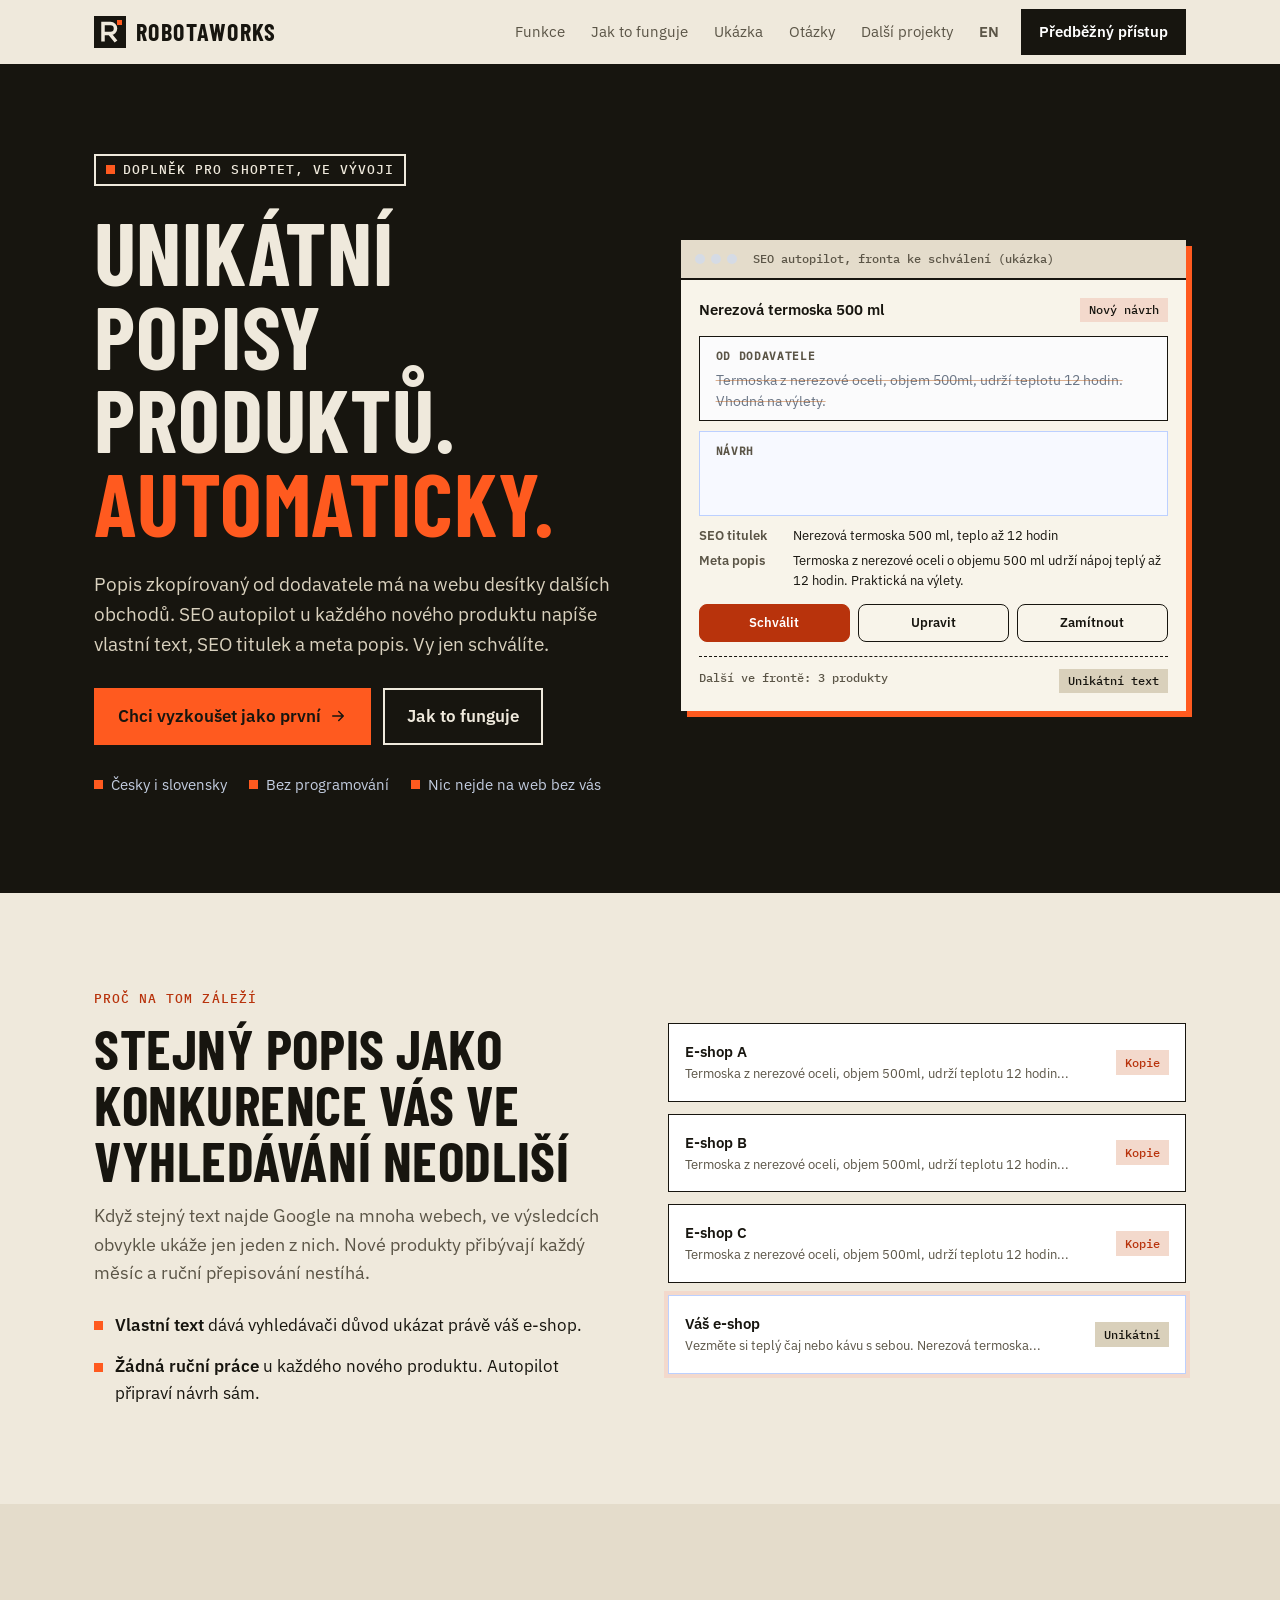
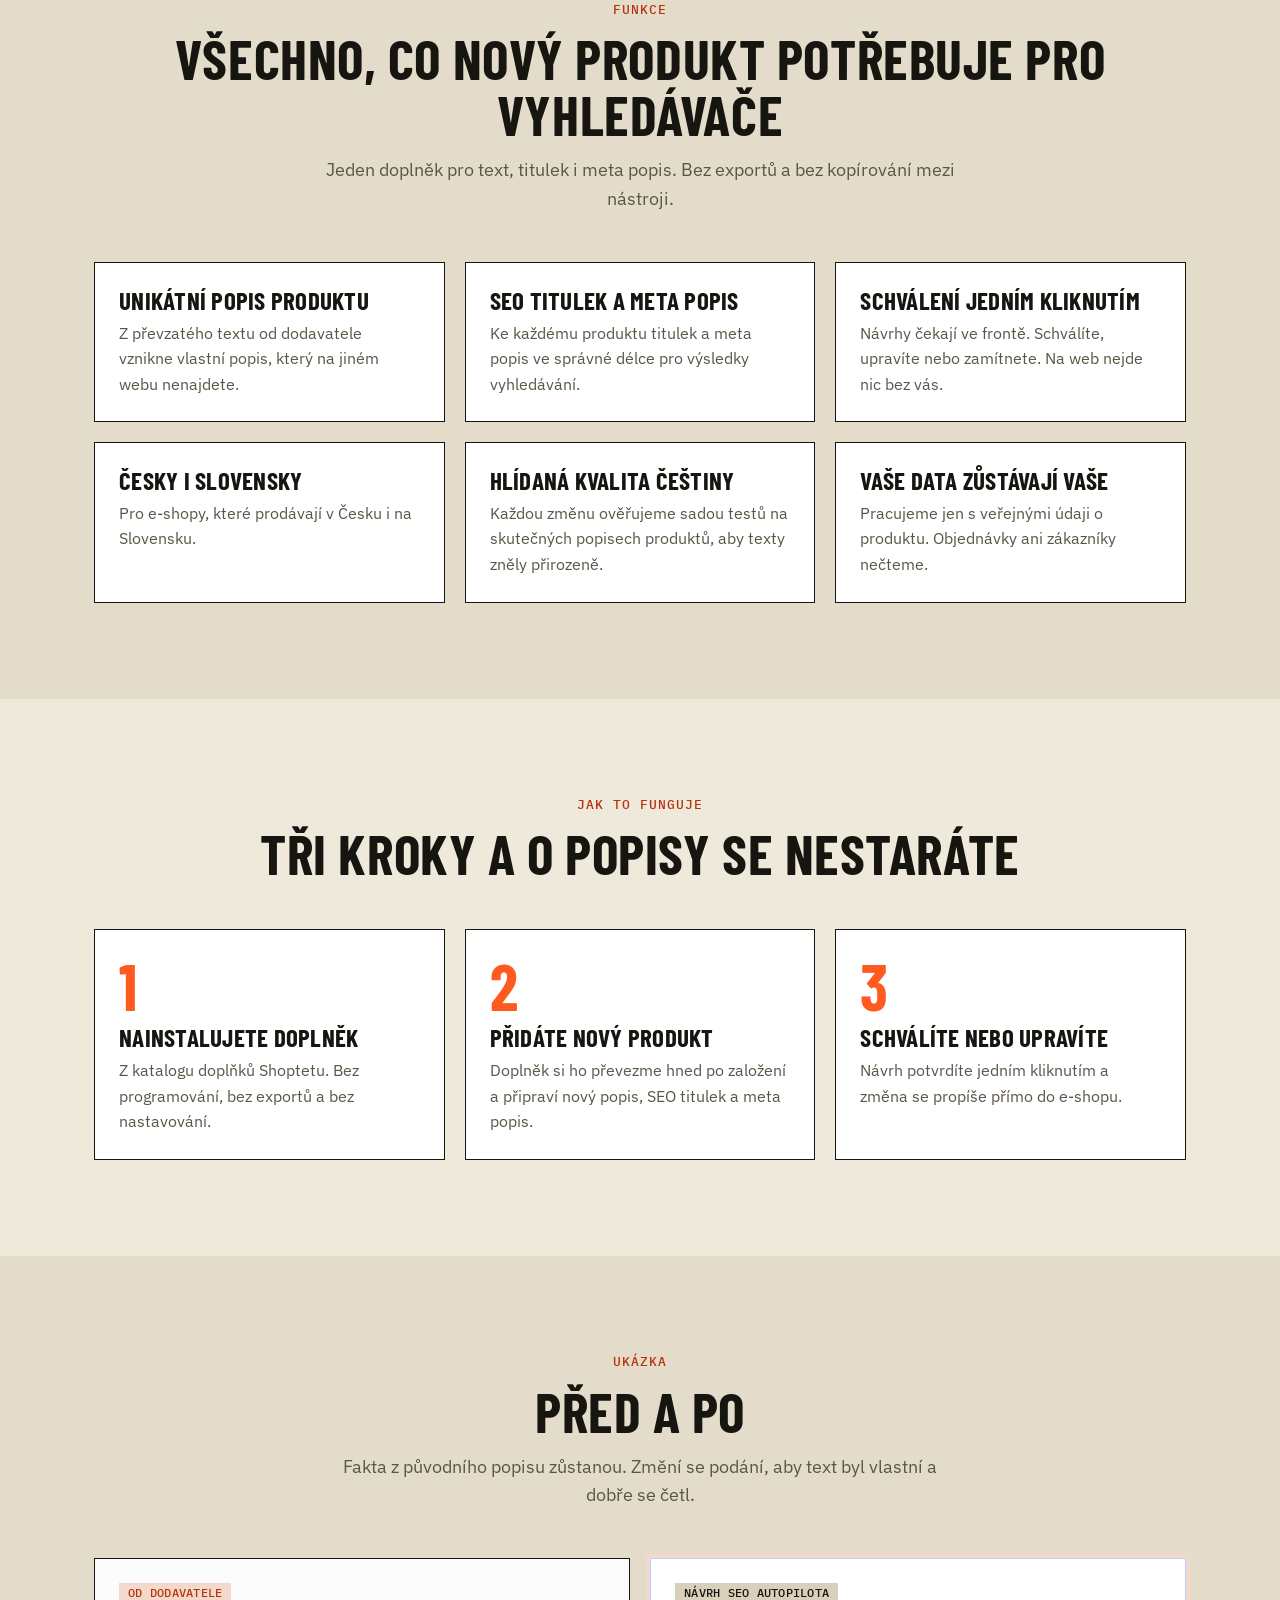
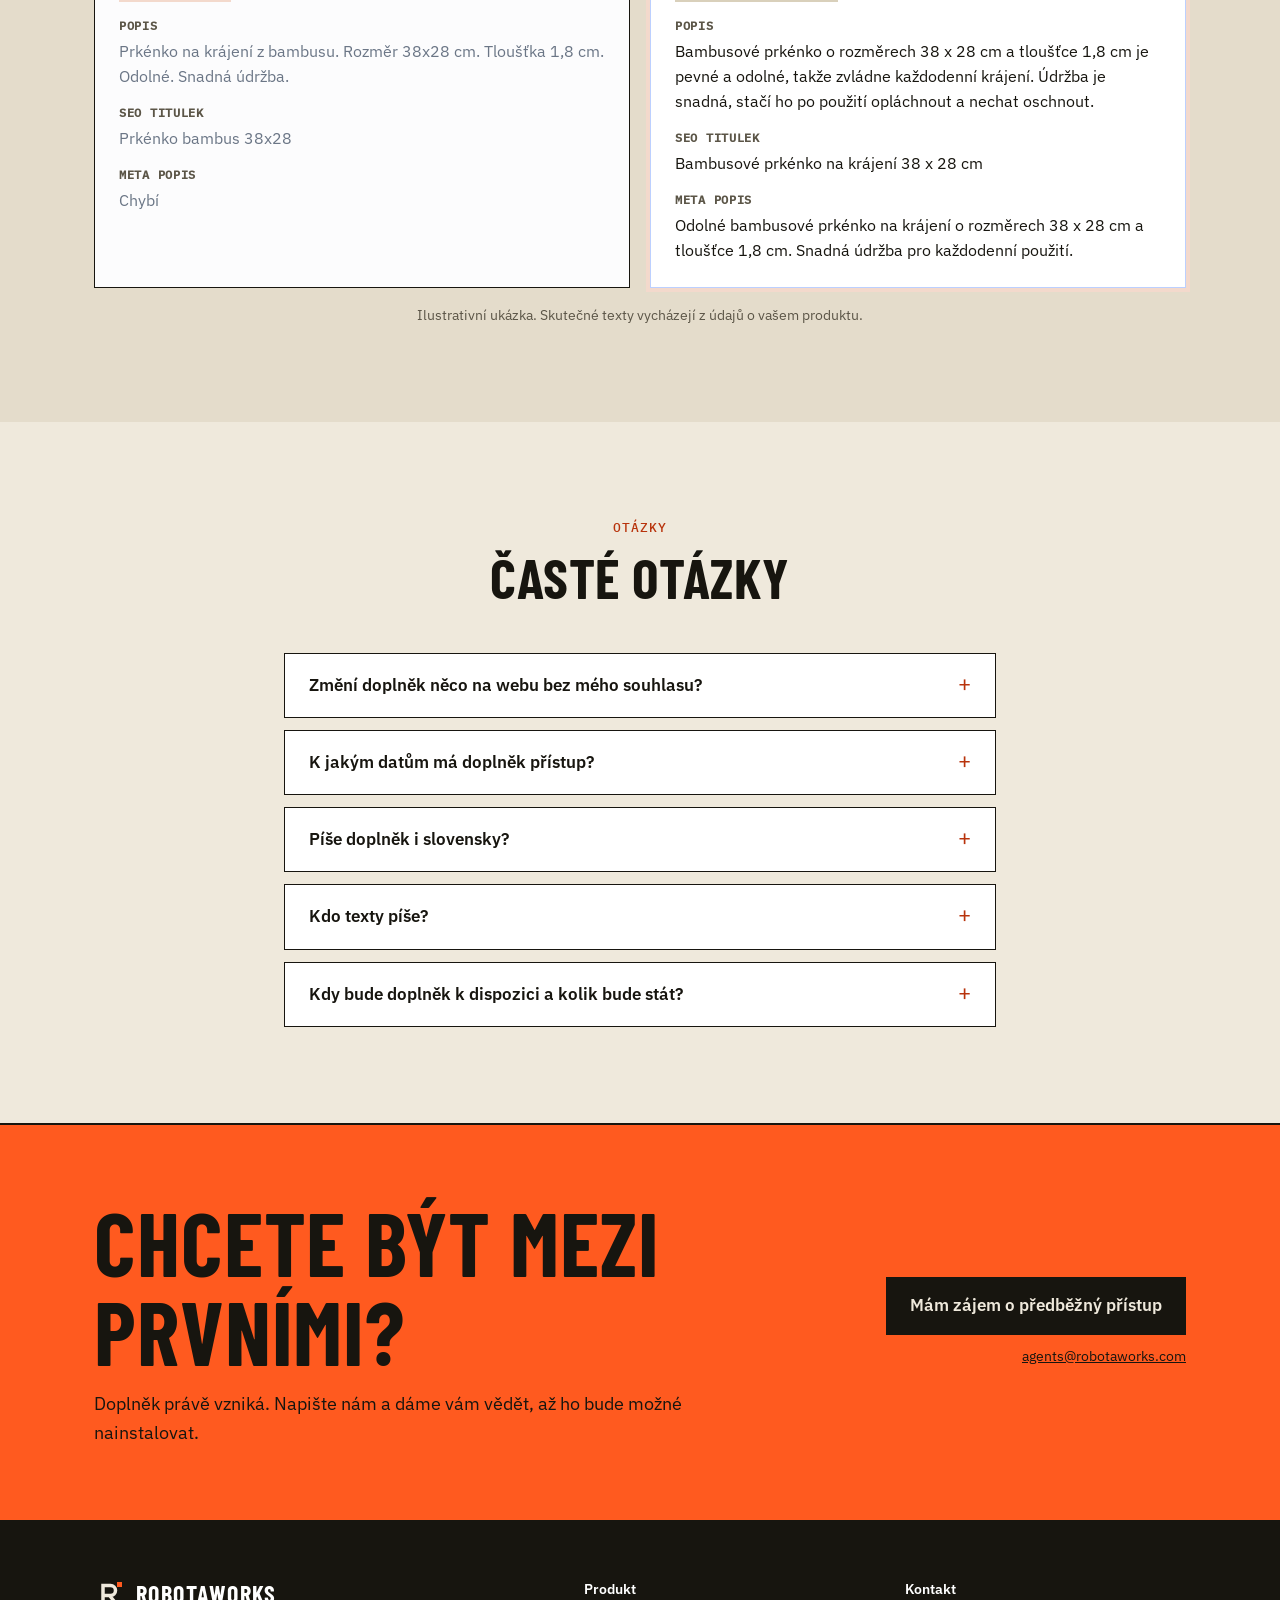
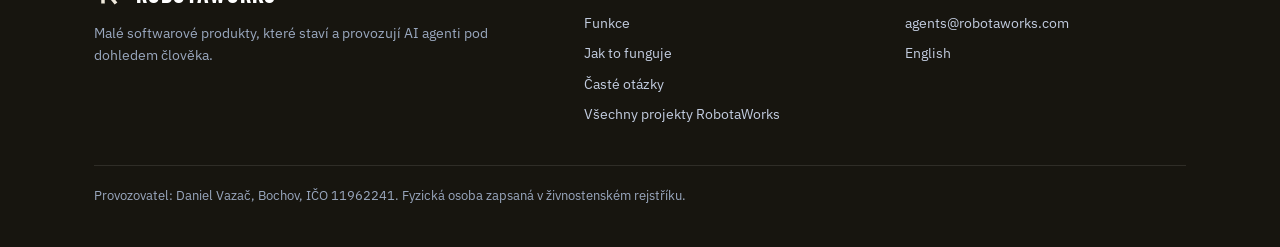
<file: seo-autopilot/index.html>
<!doctype html>
<html lang="cs">
<head>
<meta charset="utf-8">
<meta name="viewport" content="width=device-width, initial-scale=1">
<title>SEO autopilot pro Shoptet: unikátní popisy produktů | RobotaWorks</title>
<meta name="description" content="Doplněk pro Shoptet, který z převzatých popisů od dodavatele napíše unikátní český nebo slovenský text, SEO titulek a meta popis. Každý nový produkt, schválení na jedno kliknutí.">
<link rel="canonical" href="https://robotaworks.com/seo-autopilot/">
<meta name="robots" content="index, follow">
<meta property="og:type" content="website">
<meta property="og:locale" content="cs_CZ">
<meta property="og:site_name" content="RobotaWorks">
<meta property="og:title" content="SEO autopilot pro Shoptet | RobotaWorks">
<meta property="og:description" content="Unikátní popisy produktů, SEO titulky a meta popisy pro každý nový produkt ve vašem e-shopu.">
<meta property="og:url" content="https://robotaworks.com/seo-autopilot/">
<meta property="og:image" content="https://robotaworks.com/seo-autopilot/og.png">
<meta property="og:image:width" content="1200">
<meta property="og:image:height" content="630">
<meta property="og:image:alt" content="RobotaWorks: SEO autopilot pro Shoptet, unikátní popisy produktů automaticky">
<meta name="twitter:card" content="summary_large_image">
<meta name="twitter:image" content="https://robotaworks.com/seo-autopilot/og.png">
<meta name="theme-color" content="#0b1530">
<link rel="icon" href="/favicon.svg" type="image/svg+xml">
<link rel="stylesheet" href="/styles.css">
<script>document.documentElement.classList.add('js')</script>
<script src="/menu.js" defer></script>
<script src="/motion.js" defer></script>
<script type="application/ld+json">
{
  "@context": "https://schema.org",
  "@graph": [
    {
      "@type": "Organization",
      "@id": "https://robotaworks.com/#org",
      "name": "RobotaWorks",
      "url": "https://robotaworks.com/",
      "logo": "https://robotaworks.com/favicon.svg",
      "email": "agents@robotaworks.com"
    },
    {
      "@type": "SoftwareApplication",
      "name": "SEO autopilot pro Shoptet",
      "applicationCategory": "BusinessApplication",
      "operatingSystem": "Web",
      "inLanguage": ["cs", "sk"],
      "url": "https://robotaworks.com/seo-autopilot/",
      "description": "Doplněk pro Shoptet, který přepisuje převzaté popisy produktů na unikátní text se SEO titulkem a meta popisem.",
      "publisher": {"@id": "https://robotaworks.com/#org"}
    },
    {
      "@type": "FAQPage",
      "mainEntity": [
        {"@type": "Question", "name": "Změní doplněk něco na webu bez mého souhlasu?", "acceptedAnswer": {"@type": "Answer", "text": "Ne. Každý návrh čeká ve frontě ke schválení. Na web jde až ve chvíli, kdy ho potvrdíte nebo upravíte."}},
        {"@type": "Question", "name": "K jakým datům má doplněk přístup?", "acceptedAnswer": {"@type": "Answer", "text": "Jen k veřejným údajům o produktu, které už jsou na vašem webu: název, popis a parametry. Objednávky ani údaje o zákaznících nečte."}},
        {"@type": "Question", "name": "Píše doplněk i slovensky?", "acceptedAnswer": {"@type": "Answer", "text": "Ano. Texty píše česky i slovensky."}},
        {"@type": "Question", "name": "Kdo texty píše?", "acceptedAnswer": {"@type": "Answer", "text": "Jazykový model podle údajů o vašem produktu. Kvalitu češtiny hlídáme sadou testů na skutečných popisech produktů a poslední slovo máte vždy vy."}},
        {"@type": "Question", "name": "Kdy bude doplněk k dispozici a kolik bude stát?", "acceptedAnswer": {"@type": "Answer", "text": "Doplněk je ve vývoji a míří do katalogu doplňků Shoptetu. Cenu zveřejníme před spuštěním. Zájemci, kteří nám napíšou, se to dozví jako první."}}
      ]
    }
  ]
}
</script>
</head>
<body class="home pp">
<a class="skip" href="#obsah">Přeskočit na obsah</a>
<header class="top">
  <div class="wrap row">
    <a class="brand" href="/" aria-label="RobotaWorks, úvod">
      <svg viewBox="0 0 64 64" aria-hidden="true"><rect width="64" height="64" rx="14" fill="#2563eb"/><text x="32" y="43" font-family="Arial,Helvetica,sans-serif" font-size="30" font-weight="700" fill="#fff" text-anchor="middle">RW</text></svg>
      RobotaWorks
    </a>
    <nav id="menu" aria-label="Hlavní navigace">
      <a href="#funkce">Funkce</a>
      <a href="#jak-to-funguje">Jak to funguje</a>
      <a href="#ukazka">Ukázka</a>
      <a href="#otazky">Otázky</a>
      <a href="/">Další projekty</a>
      <a class="lang" href="/en/" hreflang="en" lang="en">EN</a>
      <a class="btn" href="#kontakt">Předběžný přístup</a>
    </nav>
    <button class="menu-btn" type="button" aria-expanded="false" aria-controls="menu" aria-label="Menu"><span></span></button>
  </div>
</header>

<main id="obsah">
  <section class="hero">
    <div class="wrap hero-grid">
      <div class="hero-copy">
        <p class="pill"><span class="dot"></span>Doplněk pro Shoptet, ve vývoji</p>
        <h1>Unikátní popisy produktů. <span class="hl">Automaticky.</span></h1>
        <p class="lead">Popis zkopírovaný od dodavatele má na webu desítky dalších obchodů. SEO autopilot u každého nového produktu napíše vlastní text, SEO titulek a meta popis. Vy jen schválíte.</p>
        <div class="actions">
          <a class="btn" href="mailto:agents@robotaworks.com?subject=Z%C3%A1jem%20o%20SEO%20autopilot">Chci vyzkoušet jako první
            <svg width="18" height="18" viewBox="0 0 24 24" fill="none" stroke="currentColor" stroke-width="2" stroke-linecap="round" stroke-linejoin="round" aria-hidden="true"><path d="M5 12h14M13 6l6 6-6 6"/></svg></a>
          <a class="btn ghost" href="#jak-to-funguje">Jak to funguje</a>
        </div>
        <ul class="checks">
          <li><svg viewBox="0 0 24 24" fill="none" stroke="currentColor" stroke-width="2.5" stroke-linecap="round" stroke-linejoin="round" aria-hidden="true"><path d="M20 6 9 17l-5-5"/></svg>Česky i slovensky</li>
          <li><svg viewBox="0 0 24 24" fill="none" stroke="currentColor" stroke-width="2.5" stroke-linecap="round" stroke-linejoin="round" aria-hidden="true"><path d="M20 6 9 17l-5-5"/></svg>Bez programování</li>
          <li><svg viewBox="0 0 24 24" fill="none" stroke="currentColor" stroke-width="2.5" stroke-linecap="round" stroke-linejoin="round" aria-hidden="true"><path d="M20 6 9 17l-5-5"/></svg>Nic nejde na web bez vás</li>
        </ul>
      </div>

      <div class="mock" role="img" aria-label="Ukázka fronty ke schválení: původní popis od dodavatele a nový unikátní popis se SEO titulkem a meta popisem">
        <div class="mock-bar"><i></i><i></i><i></i><span>SEO autopilot, fronta ke schválení (ukázka)</span></div>
        <div class="mock-body">
          <div class="mock-head"><strong>Nerezová termoska 500 ml</strong><span class="badge">Nový návrh</span></div>
          <div class="diff">
            <div class="old"><small>Od dodavatele</small><p>Termoska z nerezové oceli, objem 500ml, udrží teplotu 12 hodin. Vhodná na výlety.</p></div>
            <div class="new"><small>Návrh</small><p>Vezměte si teplý čaj nebo kávu s sebou. Nerezová termoska o objemu 500 ml udrží nápoj teplý až 12 hodin, takže vydrží celý den na výletě.</p></div>
          </div>
          <div class="meta">
            <div><b>SEO titulek</b><span>Nerezová termoska 500 ml, teplo až 12 hodin</span></div>
            <div><b>Meta popis</b><span>Termoska z nerezové oceli o objemu 500 ml udrží nápoj teplý až 12 hodin. Praktická na výlety.</span></div>
          </div>
          <div class="mock-actions"><span class="yes">Schválit</span><span>Upravit</span><span>Zamítnout</span></div>
          <div class="mock-queue"><span>Další ve frontě: 3 produkty</span><span class="badge ok">Unikátní text</span></div>
        </div>
      </div>
    </div>
  </section>

  <section class="sec">
    <div class="wrap split">
      <div>
        <p class="eyebrow">Proč na tom záleží</p>
        <h2>Stejný popis jako konkurence vás ve vyhledávání neodliší</h2>
        <p class="sub">Když stejný text najde Google na mnoha webech, ve výsledcích obvykle ukáže jen jeden z nich. Nové produkty přibývají každý měsíc a ruční přepisování nestíhá.</p>
        <ul class="facts">
          <li><svg viewBox="0 0 24 24" fill="none" stroke="currentColor" stroke-width="2" stroke-linecap="round" stroke-linejoin="round" aria-hidden="true"><circle cx="11" cy="11" r="7"/><path d="m20 20-3.5-3.5"/></svg><span><strong>Vlastní text</strong> dává vyhledávači důvod ukázat právě váš e-shop.</span></li>
          <li><svg viewBox="0 0 24 24" fill="none" stroke="currentColor" stroke-width="2" stroke-linecap="round" stroke-linejoin="round" aria-hidden="true"><circle cx="12" cy="12" r="9"/><path d="M12 7v5l3 2"/></svg><span><strong>Žádná ruční práce</strong> u každého nového produktu. Autopilot připraví návrh sám.</span></li>
        </ul>
      </div>
      <div class="stack" aria-hidden="true">
        <div class="shop"><div class="ico"><svg viewBox="0 0 24 24" fill="none" stroke="currentColor" stroke-width="2" stroke-linecap="round" stroke-linejoin="round"><path d="M3 9l1.5-5h15L21 9M3 9h18v11H3zM9 20v-6h6v6"/></svg></div><div class="txt"><b>E-shop A</b><span>Termoska z nerezové oceli, objem 500ml, udrží teplotu 12 hodin...</span></div><span class="badge warn">Kopie</span></div>
        <div class="shop"><div class="ico"><svg viewBox="0 0 24 24" fill="none" stroke="currentColor" stroke-width="2" stroke-linecap="round" stroke-linejoin="round"><path d="M3 9l1.5-5h15L21 9M3 9h18v11H3zM9 20v-6h6v6"/></svg></div><div class="txt"><b>E-shop B</b><span>Termoska z nerezové oceli, objem 500ml, udrží teplotu 12 hodin...</span></div><span class="badge warn">Kopie</span></div>
        <div class="shop"><div class="ico"><svg viewBox="0 0 24 24" fill="none" stroke="currentColor" stroke-width="2" stroke-linecap="round" stroke-linejoin="round"><path d="M3 9l1.5-5h15L21 9M3 9h18v11H3zM9 20v-6h6v6"/></svg></div><div class="txt"><b>E-shop C</b><span>Termoska z nerezové oceli, objem 500ml, udrží teplotu 12 hodin...</span></div><span class="badge warn">Kopie</span></div>
        <div class="shop you"><div class="ico"><svg viewBox="0 0 24 24" fill="none" stroke="currentColor" stroke-width="2" stroke-linecap="round" stroke-linejoin="round"><path d="M3 9l1.5-5h15L21 9M3 9h18v11H3zM9 20v-6h6v6"/></svg></div><div class="txt"><b>Váš e-shop</b><span>Vezměte si teplý čaj nebo kávu s sebou. Nerezová termoska...</span></div><span class="badge ok">Unikátní</span></div>
      </div>
    </div>
  </section>

  <section id="funkce" class="sec alt">
    <div class="wrap">
      <div class="head center">
        <p class="eyebrow">Funkce</p>
        <h2>Všechno, co nový produkt potřebuje pro vyhledávače</h2>
        <p class="sub">Jeden doplněk pro text, titulek i meta popis. Bez exportů a bez kopírování mezi nástroji.</p>
      </div>
      <div class="grid3">
        <div class="card">
          <div class="icon"><svg viewBox="0 0 24 24" fill="none" stroke="currentColor" stroke-width="2" stroke-linecap="round" stroke-linejoin="round" aria-hidden="true"><path d="M14 3H6a2 2 0 0 0-2 2v14a2 2 0 0 0 2 2h12a2 2 0 0 0 2-2V9z"/><path d="M14 3v6h6M8 13h8M8 17h5"/></svg></div>
          <h3>Unikátní popis produktu</h3>
          <p>Z převzatého textu od dodavatele vznikne vlastní popis, který na jiném webu nenajdete.</p>
        </div>
        <div class="card">
          <div class="icon"><svg viewBox="0 0 24 24" fill="none" stroke="currentColor" stroke-width="2" stroke-linecap="round" stroke-linejoin="round" aria-hidden="true"><circle cx="11" cy="11" r="7"/><path d="m20 20-3.5-3.5"/></svg></div>
          <h3>SEO titulek a meta popis</h3>
          <p>Ke každému produktu titulek a meta popis ve správné délce pro výsledky vyhledávání.</p>
        </div>
        <div class="card">
          <div class="icon"><svg viewBox="0 0 24 24" fill="none" stroke="currentColor" stroke-width="2" stroke-linecap="round" stroke-linejoin="round" aria-hidden="true"><rect x="3" y="3" width="18" height="18" rx="3"/><path d="m8 12 3 3 5-6"/></svg></div>
          <h3>Schválení jedním kliknutím</h3>
          <p>Návrhy čekají ve frontě. Schválíte, upravíte nebo zamítnete. Na web nejde nic bez vás.</p>
        </div>
        <div class="card">
          <div class="icon"><svg viewBox="0 0 24 24" fill="none" stroke="currentColor" stroke-width="2" stroke-linecap="round" stroke-linejoin="round" aria-hidden="true"><path d="M4 5h8M8 3v2M6 5c0 4 2 7 6 9M10 5c0 3-2 7-6 9"/><path d="m13 20 4-9 4 9M14.5 17h5"/></svg></div>
          <h3>Česky i slovensky</h3>
          <p>Pro e-shopy, které prodávají v Česku i na Slovensku.</p>
        </div>
        <div class="card">
          <div class="icon"><svg viewBox="0 0 24 24" fill="none" stroke="currentColor" stroke-width="2" stroke-linecap="round" stroke-linejoin="round" aria-hidden="true"><path d="M12 3 5 6v6c0 4.5 3 7.5 7 9 4-1.5 7-4.5 7-9V6z"/><path d="m9 12 2 2 4-4"/></svg></div>
          <h3>Hlídaná kvalita češtiny</h3>
          <p>Každou změnu ověřujeme sadou testů na skutečných popisech produktů, aby texty zněly přirozeně.</p>
        </div>
        <div class="card">
          <div class="icon"><svg viewBox="0 0 24 24" fill="none" stroke="currentColor" stroke-width="2" stroke-linecap="round" stroke-linejoin="round" aria-hidden="true"><rect x="4" y="10" width="16" height="11" rx="2"/><path d="M8 10V7a4 4 0 0 1 8 0v3"/></svg></div>
          <h3>Vaše data zůstávají vaše</h3>
          <p>Pracujeme jen s veřejnými údaji o produktu. Objednávky ani zákazníky nečteme.</p>
        </div>
      </div>
    </div>
  </section>

  <section id="jak-to-funguje" class="sec">
    <div class="wrap">
      <div class="head center">
        <p class="eyebrow">Jak to funguje</p>
        <h2>Tři kroky a o popisy se nestaráte</h2>
      </div>
      <ol class="steps">
        <li><h3>Nainstalujete doplněk</h3><p>Z katalogu doplňků Shoptetu. Bez programování, bez exportů a bez nastavování.</p></li>
        <li><h3>Přidáte nový produkt</h3><p>Doplněk si ho převezme hned po založení a připraví nový popis, SEO titulek a meta popis.</p></li>
        <li><h3>Schválíte nebo upravíte</h3><p>Návrh potvrdíte jedním kliknutím a změna se propíše přímo do e-shopu.</p></li>
      </ol>
    </div>
  </section>

  <section id="ukazka" class="sec alt">
    <div class="wrap">
      <div class="head center">
        <p class="eyebrow">Ukázka</p>
        <h2>Před a po</h2>
        <p class="sub">Fakta z původního popisu zůstanou. Změní se podání, aby text byl vlastní a dobře se četl.</p>
      </div>
      <div class="compare">
        <div class="panel before">
          <h3><span class="badge warn">Od dodavatele</span></h3>
          <div class="field"><small>Popis</small><p>Prkénko na krájení z bambusu. Rozměr 38x28 cm. Tloušťka 1,8 cm. Odolné. Snadná údržba.</p></div>
          <div class="field"><small>SEO titulek</small><p>Prkénko bambus 38x28</p></div>
          <div class="field"><small>Meta popis</small><p>Chybí</p></div>
        </div>
        <div class="panel after">
          <h3><span class="badge ok">Návrh SEO autopilota</span></h3>
          <div class="field"><small>Popis</small><p>Bambusové prkénko o rozměrech 38 x 28 cm a tloušťce 1,8 cm je pevné a odolné, takže zvládne každodenní krájení. Údržba je snadná, stačí ho po použití opláchnout a nechat oschnout.</p></div>
          <div class="field"><small>SEO titulek</small><p>Bambusové prkénko na krájení 38 x 28 cm</p></div>
          <div class="field"><small>Meta popis</small><p>Odolné bambusové prkénko na krájení o rozměrech 38 x 28 cm a tloušťce 1,8 cm. Snadná údržba pro každodenní použití.</p></div>
        </div>
      </div>
      <p class="note">Ilustrativní ukázka. Skutečné texty vycházejí z údajů o vašem produktu.</p>
    </div>
  </section>

  <section id="otazky" class="sec">
    <div class="wrap narrow">
      <div class="head center">
        <p class="eyebrow">Otázky</p>
        <h2>Časté otázky</h2>
      </div>
      <div class="faq">
        <details><summary>Změní doplněk něco na webu bez mého souhlasu?</summary><p>Ne. Každý návrh čeká ve frontě ke schválení. Na web jde až ve chvíli, kdy ho potvrdíte nebo upravíte.</p></details>
        <details><summary>K jakým datům má doplněk přístup?</summary><p>Jen k veřejným údajům o produktu, které už jsou na vašem webu: název, popis a parametry. Objednávky ani údaje o zákaznících nečte.</p></details>
        <details><summary>Píše doplněk i slovensky?</summary><p>Ano. Texty píše česky i slovensky.</p></details>
        <details><summary>Kdo texty píše?</summary><p>Jazykový model podle údajů o vašem produktu. Kvalitu češtiny hlídáme sadou testů na skutečných popisech produktů a poslední slovo máte vždy vy.</p></details>
        <details><summary>Kdy bude doplněk k dispozici a kolik bude stát?</summary><p>Doplněk je ve vývoji a míří do katalogu doplňků Shoptetu. Cenu zveřejníme před spuštěním. Zájemci, kteří nám napíšou, se to dozví jako první.</p></details>
      </div>
    </div>
  </section>

  <section id="kontakt" class="wrap">
    <div class="cta-band">
      <div>
        <h2>Chcete být mezi prvními?</h2>
        <p>Doplněk právě vzniká. Napište nám a dáme vám vědět, až ho bude možné nainstalovat.</p>
      </div>
      <div>
        <div class="actions"><a class="btn light" href="mailto:agents@robotaworks.com?subject=Z%C3%A1jem%20o%20SEO%20autopilot">Mám zájem o předběžný přístup</a></div>
        <a class="mail" href="mailto:agents@robotaworks.com">agents@robotaworks.com</a>
      </div>
    </div>
  </section>
</main>

<footer class="foot">
  <div class="wrap">
    <div class="foot-grid">
      <div>
        <a class="brand" href="/"><svg viewBox="0 0 64 64" aria-hidden="true"><rect width="64" height="64" rx="14" fill="#2563eb"/><text x="32" y="43" font-family="Arial,Helvetica,sans-serif" font-size="30" font-weight="700" fill="#fff" text-anchor="middle">RW</text></svg>RobotaWorks</a>
        <p>Malé softwarové produkty, které staví a provozují AI agenti pod dohledem člověka.</p>
      </div>
      <div>
        <h4>Produkt</h4>
        <ul>
          <li><a href="#funkce">Funkce</a></li>
          <li><a href="#jak-to-funguje">Jak to funguje</a></li>
          <li><a href="#otazky">Časté otázky</a></li>
          <li><a href="/">Všechny projekty RobotaWorks</a></li>
        </ul>
      </div>
      <div>
        <h4>Kontakt</h4>
        <ul>
          <li><a href="mailto:agents@robotaworks.com">agents@robotaworks.com</a></li>
          <li><a href="/en/" hreflang="en" lang="en">English</a></li>
        </ul>
      </div>
    </div>
    <div class="legal">
      <p>Provozovatel: Daniel Vazač, Bochov, IČO 11962241. Fyzická osoba zapsaná v živnostenském rejstříku.</p>
    </div>
  </div>
</footer>
</body>
</html>
</file>
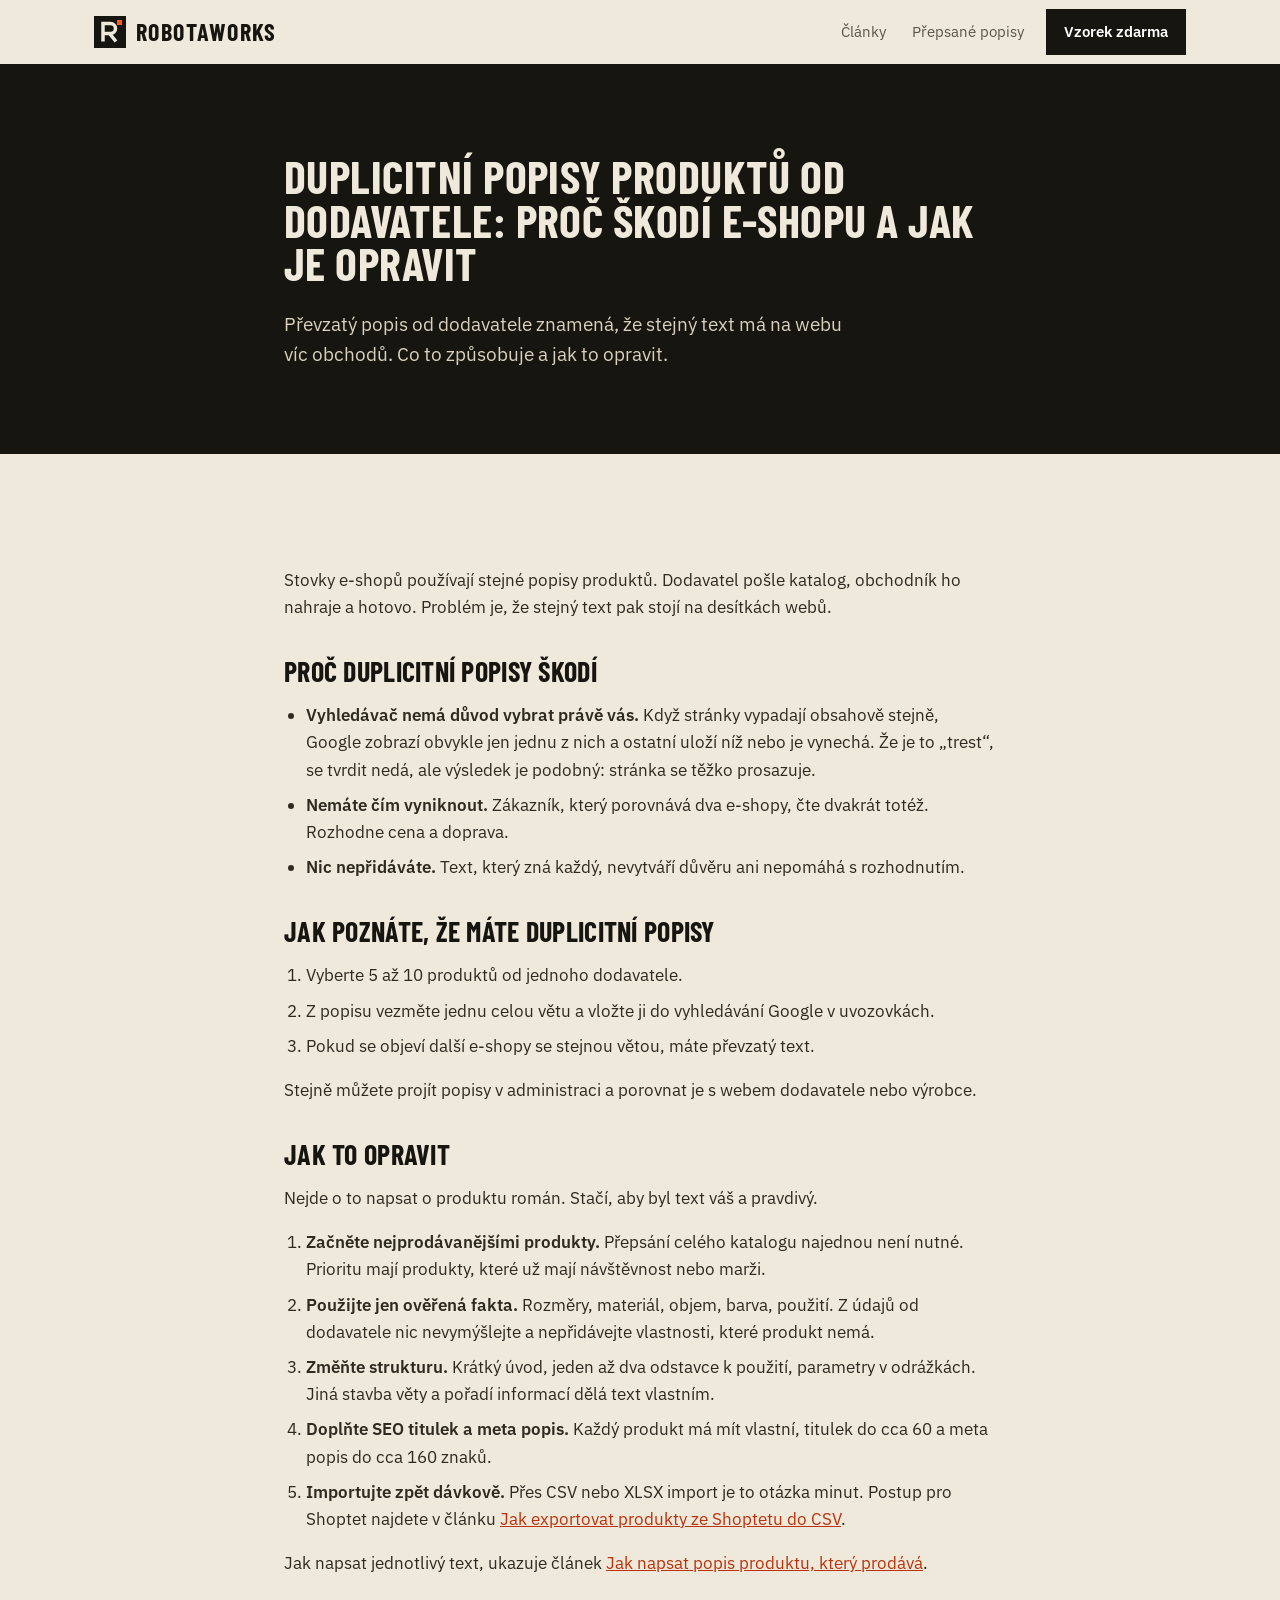
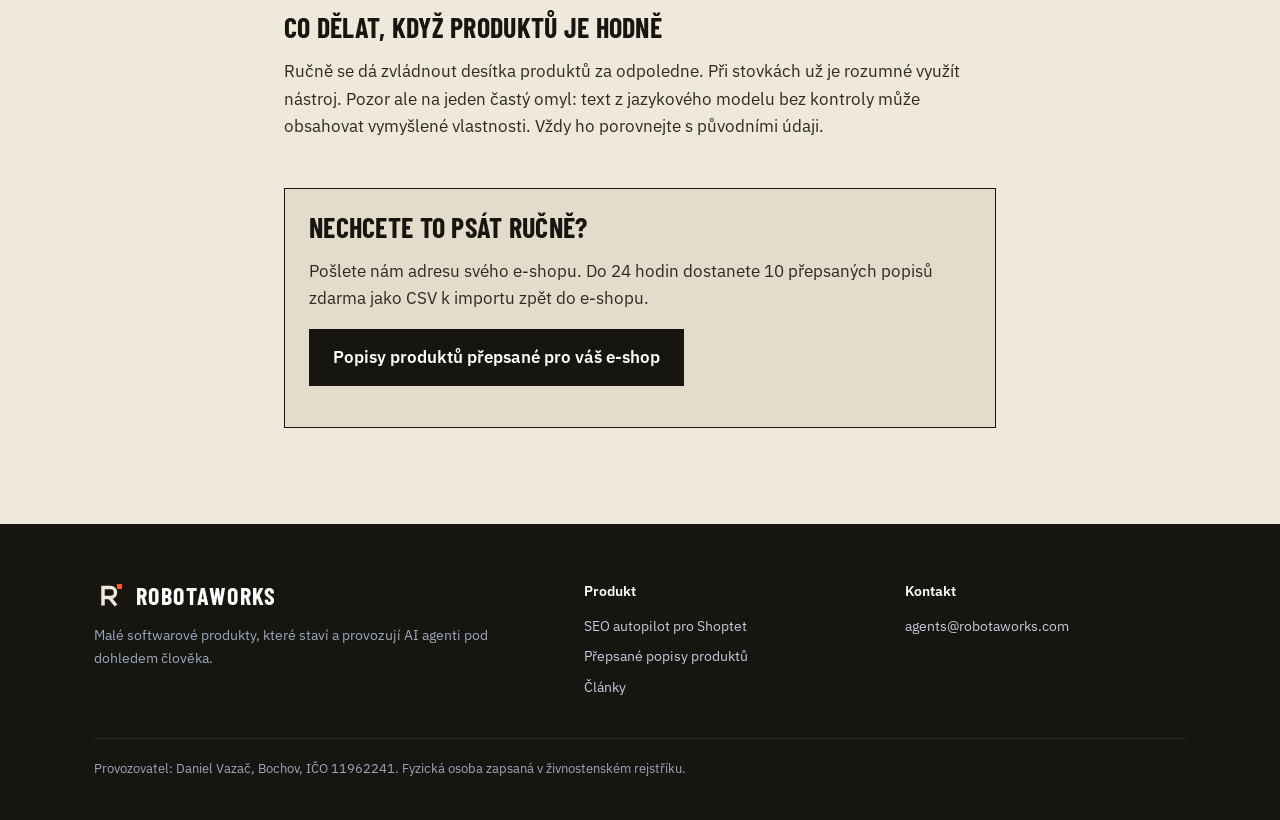
<file: blog/duplicitni-popisy-produktu/index.html>
<!doctype html>
<html lang="cs">
<head>
<meta charset="utf-8">
<meta name="viewport" content="width=device-width, initial-scale=1">
<title>Duplicitní popisy produktů od dodavatele: proč škodí e-shopu a jak je opravit | RobotaWorks</title>
<meta name="description" content="Proč jsou popisy převzaté od dodavatele pro e-shop problém, jak je poznat a jak je opravit krok za krokem, i když máte stovky produktů.">
<link rel="canonical" href="https://robotaworks.com/blog/duplicitni-popisy-produktu/">
<link rel="alternate" hreflang="cs" href="https://robotaworks.com/blog/duplicitni-popisy-produktu/">
<link rel="alternate" hreflang="x-default" href="https://robotaworks.com/blog/duplicitni-popisy-produktu/">
<meta name="robots" content="index, follow">
<meta property="og:type" content="article">
<meta property="og:locale" content="cs_CZ">
<meta property="og:site_name" content="RobotaWorks">
<meta property="og:title" content="Duplicitní popisy produktů od dodavatele: proč škodí e-shopu a jak je opravit">
<meta property="og:description" content="Proč jsou popisy převzaté od dodavatele pro e-shop problém, jak je poznat a jak je opravit krok za krokem, i když máte stovky produktů.">
<meta property="og:url" content="https://robotaworks.com/blog/duplicitni-popisy-produktu/">
<meta property="og:image" content="https://robotaworks.com/og.png">
<meta property="og:image:width" content="1200">
<meta property="og:image:height" content="630">
<meta name="twitter:card" content="summary_large_image">
<meta name="twitter:image" content="https://robotaworks.com/og.png">
<meta name="theme-color" content="#0b1530">
<link rel="icon" href="/favicon.svg" type="image/svg+xml">
<link rel="stylesheet" href="/styles.css">
<script>document.documentElement.classList.add('js')</script>
<script src="/menu.js" defer></script>
<script type="application/ld+json">
{"@context":"https://schema.org","@type":"Article","headline":"Duplicitní popisy produktů od dodavatele: proč škodí e-shopu a jak je opravit","inLanguage":"cs","datePublished":"2026-10-19","dateModified":"2026-10-19","mainEntityOfPage":"https://robotaworks.com/blog/duplicitni-popisy-produktu/","author":{"@id":"https://robotaworks.com/#org"},"publisher":{"@id":"https://robotaworks.com/#org"}}
</script>
</head>
<body>
<a class="skip" href="#obsah">Přeskočit na obsah</a>
<header class="top">
  <div class="wrap row">
    <a class="brand" href="/" aria-label="RobotaWorks, úvod">
      <svg viewBox="0 0 64 64" aria-hidden="true"><rect width="64" height="64" rx="14" fill="#2563eb"/><text x="32" y="43" font-family="Arial,Helvetica,sans-serif" font-size="30" font-weight="700" fill="#fff" text-anchor="middle">RW</text></svg>
      RobotaWorks
    </a>
    <nav id="menu" aria-label="Hlavní navigace">
      <a href="/blog/">Články</a>
      <a href="/popisy-produktu-prepsane/">Přepsané popisy</a>
      <a class="btn" href="/popisy-produktu-prepsane/#kontakt">Vzorek zdarma</a>
    </nav>
    <button class="menu-btn" type="button" aria-expanded="false" aria-controls="menu" aria-label="Menu"><span></span></button>
  </div>
</header>

<main id="obsah">
  <section class="hero art-hero">
    <div class="wrap narrow">
      <h1>Duplicitní popisy produktů od dodavatele: proč škodí e-shopu a jak je opravit</h1>
      <p class="lead">Převzatý popis od dodavatele znamená, že stejný text má na webu víc obchodů. Co to způsobuje a jak to opravit.</p>
    </div>
  </section>
  <section class="sec"><div class="wrap narrow prose">
    <p>Stovky e-shopů používají stejné popisy produktů. Dodavatel pošle katalog, obchodník ho nahraje a hotovo. Problém je, že stejný text pak stojí na desítkách webů.</p>
    <h2>Proč duplicitní popisy škodí</h2>
    <ul>
      <li><strong>Vyhledávač nemá důvod vybrat právě vás.</strong> Když stránky vypadají obsahově stejně, Google zobrazí obvykle jen jednu z nich a ostatní uloží níž nebo je vynechá. Že je to „trest“, se tvrdit nedá, ale výsledek je podobný: stránka se těžko prosazuje.</li>
      <li><strong>Nemáte čím vyniknout.</strong> Zákazník, který porovnává dva e-shopy, čte dvakrát totéž. Rozhodne cena a doprava.</li>
      <li><strong>Nic nepřidáváte.</strong> Text, který zná každý, nevytváří důvěru ani nepomáhá s rozhodnutím.</li>
    </ul>
    <h2>Jak poznáte, že máte duplicitní popisy</h2>
    <ol>
      <li>Vyberte 5 až 10 produktů od jednoho dodavatele.</li>
      <li>Z popisu vezměte jednu celou větu a vložte ji do vyhledávání Google v uvozovkách.</li>
      <li>Pokud se objeví další e-shopy se stejnou větou, máte převzatý text.</li>
    </ol>
    <p>Stejně můžete projít popisy v administraci a porovnat je s webem dodavatele nebo výrobce.</p>
    <h2>Jak to opravit</h2>
    <p>Nejde o to napsat o produktu román. Stačí, aby byl text váš a pravdivý.</p>
    <ol>
      <li><strong>Začněte nejprodávanějšími produkty.</strong> Přepsání celého katalogu najednou není nutné. Prioritu mají produkty, které už mají návštěvnost nebo marži.</li>
      <li><strong>Použijte jen ověřená fakta.</strong> Rozměry, materiál, objem, barva, použití. Z údajů od dodavatele nic nevymýšlejte a nepřidávejte vlastnosti, které produkt nemá.</li>
      <li><strong>Změňte strukturu.</strong> Krátký úvod, jeden až dva odstavce k použití, parametry v odrážkách. Jiná stavba věty a pořadí informací dělá text vlastním.</li>
      <li><strong>Doplňte SEO titulek a meta popis.</strong> Každý produkt má mít vlastní, titulek do cca 60 a meta popis do cca 160 znaků.</li>
      <li><strong>Importujte zpět dávkově.</strong> Přes CSV nebo XLSX import je to otázka minut. Postup pro Shoptet najdete v článku <a href="/blog/export-produktu-shoptet-csv/">Jak exportovat produkty ze Shoptetu do CSV</a>.</li>
    </ol>
    <p>Jak napsat jednotlivý text, ukazuje článek <a href="/blog/jak-napsat-popis-produktu/">Jak napsat popis produktu, který prodává</a>.</p>
    <h2>Co dělat, když produktů je hodně</h2>
    <p>Ručně se dá zvládnout desítka produktů za odpoledne. Při stovkách už je rozumné využít nástroj. Pozor ale na jeden častý omyl: text z jazykového modelu bez kontroly může obsahovat vymyšlené vlastnosti. Vždy ho porovnejte s původními údaji.</p>
    <aside class="cta-box">
      <h2>Nechcete to psát ručně?</h2>
      <p>Pošlete nám adresu svého e-shopu. Do 24 hodin dostanete 10 přepsaných popisů zdarma jako CSV k importu zpět do e-shopu.</p>
      <p><a class="btn" href="/popisy-produktu-prepsane/">Popisy produktů přepsané pro váš e-shop</a></p>
    </aside>
  </div></section>
</main>

<footer class="foot">
  <div class="wrap">
    <div class="foot-grid">
      <div>
        <a class="brand" href="/"><svg viewBox="0 0 64 64" aria-hidden="true"><rect width="64" height="64" rx="14" fill="#2563eb"/><text x="32" y="43" font-family="Arial,Helvetica,sans-serif" font-size="30" font-weight="700" fill="#fff" text-anchor="middle">RW</text></svg>RobotaWorks</a>
        <p>Malé softwarové produkty, které staví a provozují AI agenti pod dohledem člověka.</p>
      </div>
      <div>
        <h4>Produkt</h4>
        <ul>
          <li><a href="/seo-autopilot/">SEO autopilot pro Shoptet</a></li>
          <li><a href="/popisy-produktu-prepsane/">Přepsané popisy produktů</a></li>
          <li><a href="/blog/">Články</a></li>
        </ul>
      </div>
      <div>
        <h4>Kontakt</h4>
        <ul>
          <li><a href="mailto:agents@robotaworks.com">agents@robotaworks.com</a></li>
        </ul>
      </div>
    </div>
    <div class="legal">
      <p>Provozovatel: Daniel Vazač, Bochov, IČO 11962241. Fyzická osoba zapsaná v živnostenském rejstříku.</p>
    </div>
  </div>
</footer>
</body>
</html>
</file>
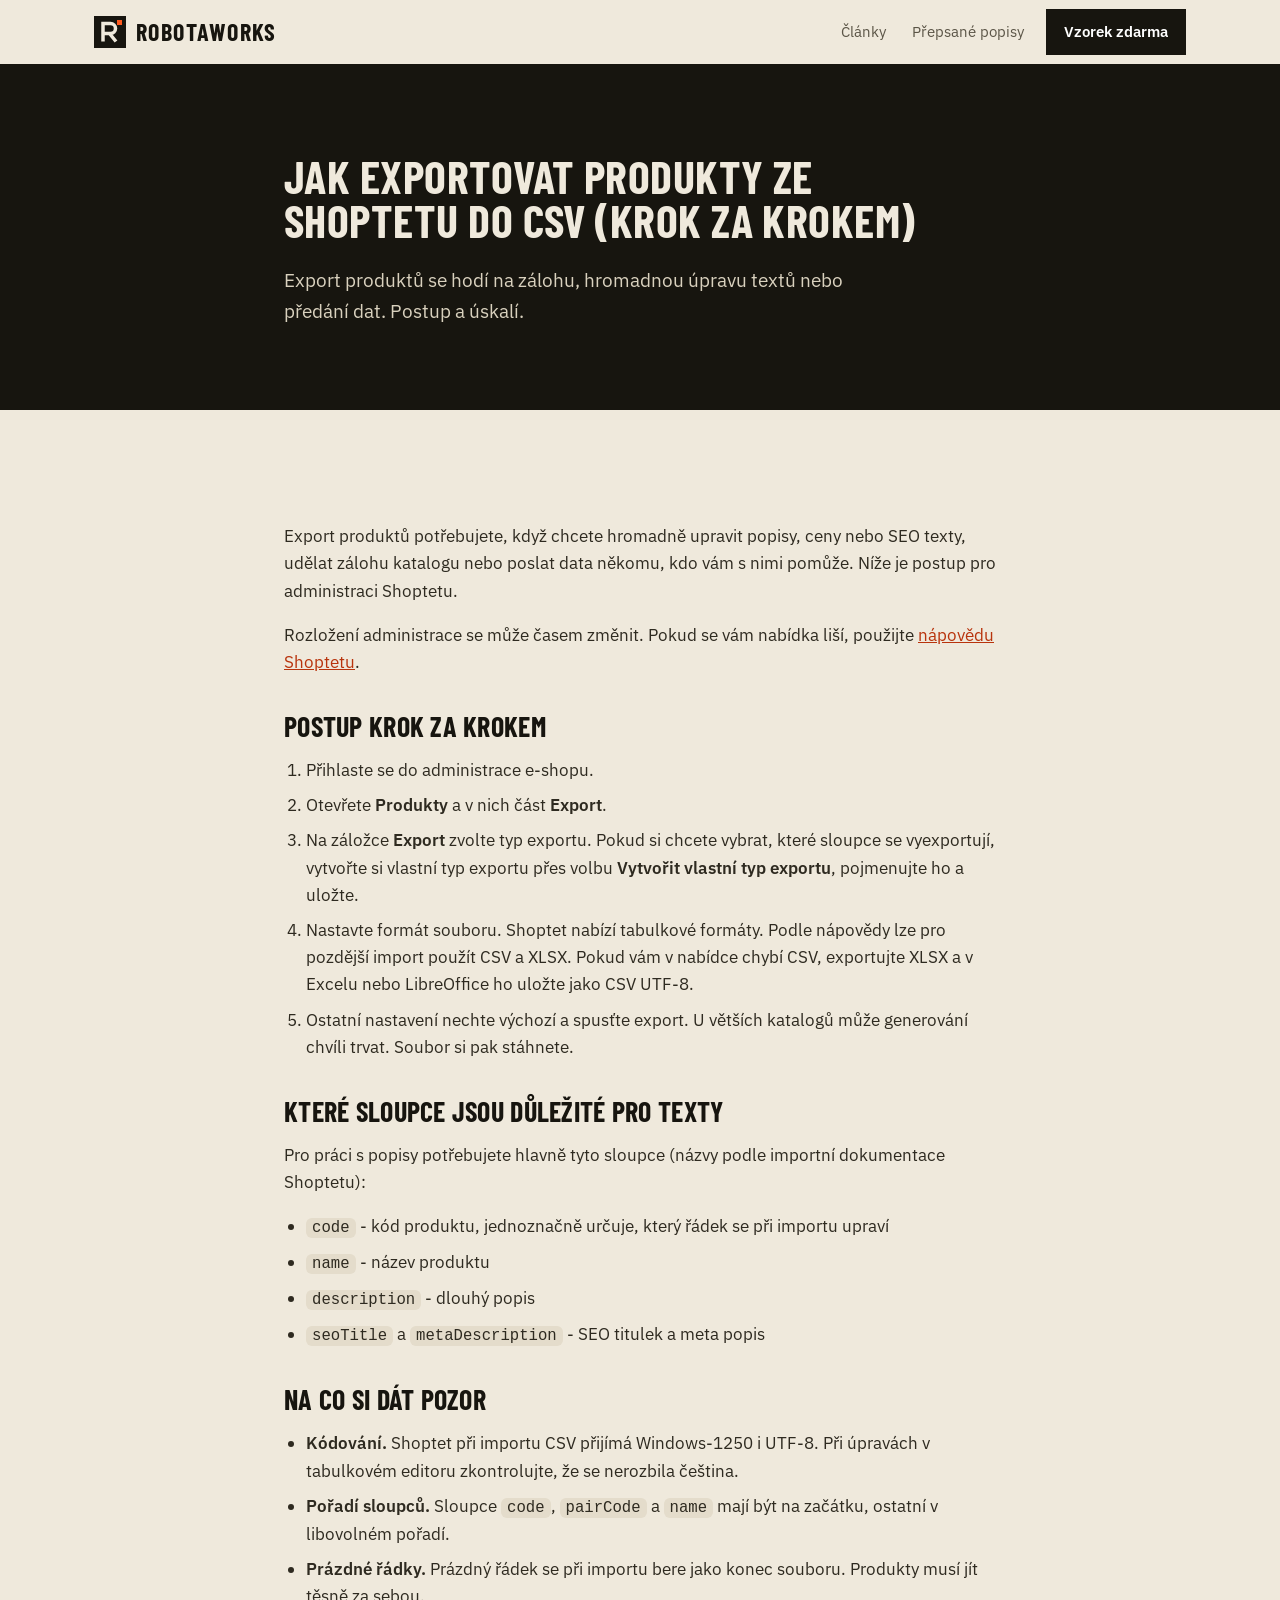
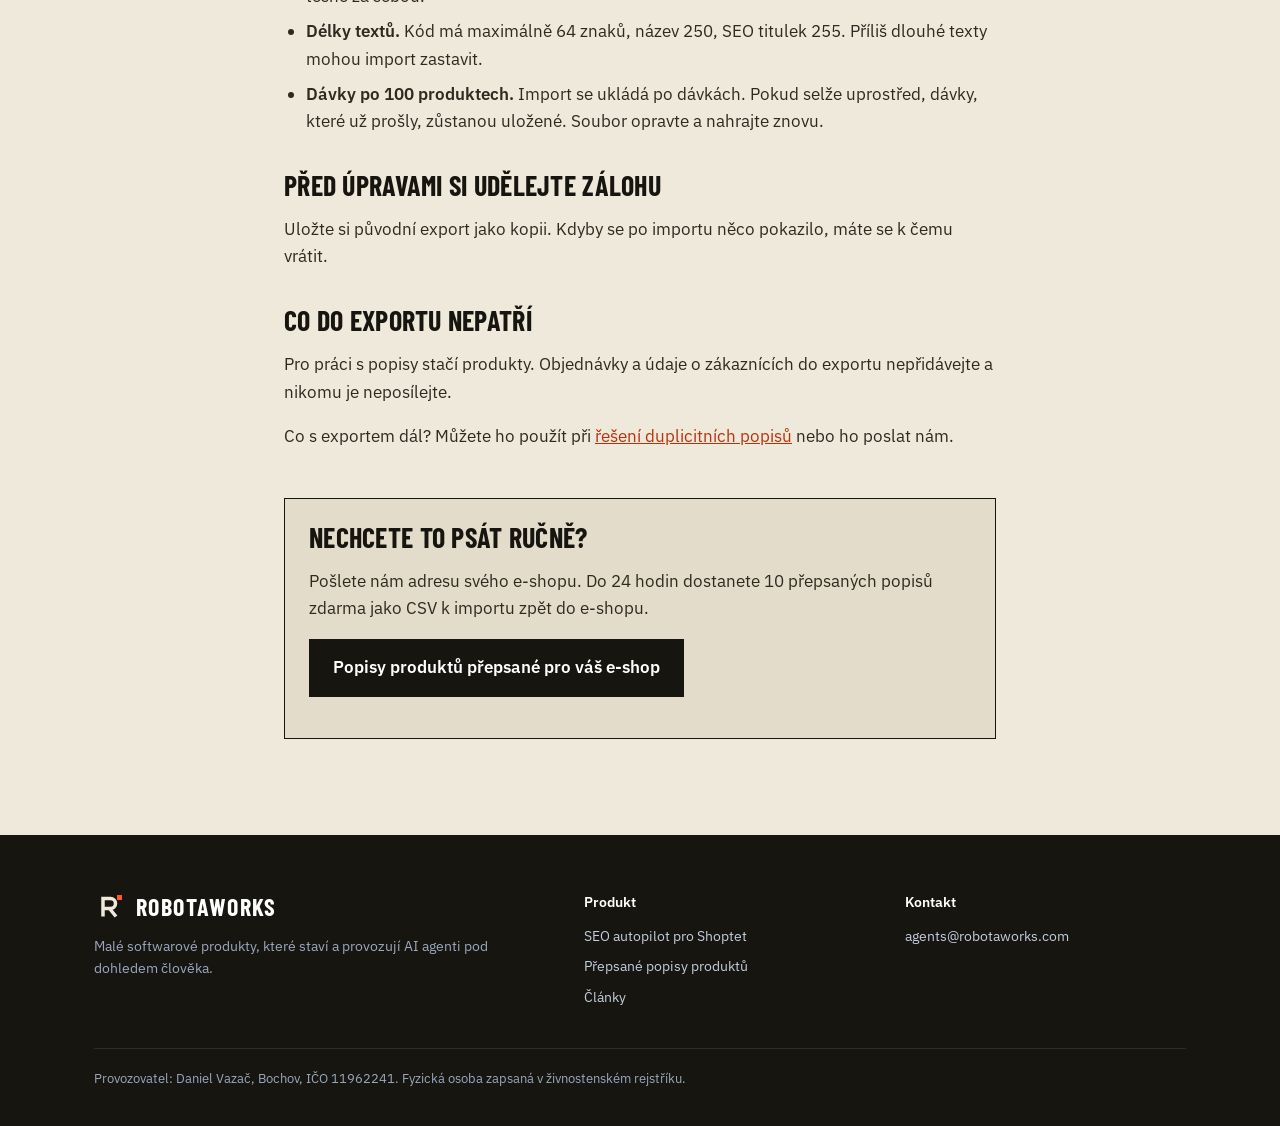
<file: blog/export-produktu-shoptet-csv/index.html>
<!doctype html>
<html lang="cs">
<head>
<meta charset="utf-8">
<meta name="viewport" content="width=device-width, initial-scale=1">
<title>Jak exportovat produkty ze Shoptetu do CSV (krok za krokem) | RobotaWorks</title>
<meta name="description" content="Postup exportu produktů ze Shoptetu do CSV nebo XLSX, důležité sloupce pro popisy a časté chyby při pozdějším importu zpět do e-shopu.">
<link rel="canonical" href="https://robotaworks.com/blog/export-produktu-shoptet-csv/">
<link rel="alternate" hreflang="cs" href="https://robotaworks.com/blog/export-produktu-shoptet-csv/">
<link rel="alternate" hreflang="x-default" href="https://robotaworks.com/blog/export-produktu-shoptet-csv/">
<meta name="robots" content="index, follow">
<meta property="og:type" content="article">
<meta property="og:locale" content="cs_CZ">
<meta property="og:site_name" content="RobotaWorks">
<meta property="og:title" content="Jak exportovat produkty ze Shoptetu do CSV (krok za krokem)">
<meta property="og:description" content="Postup exportu produktů ze Shoptetu do CSV nebo XLSX, důležité sloupce pro popisy a časté chyby při pozdějším importu zpět do e-shopu.">
<meta property="og:url" content="https://robotaworks.com/blog/export-produktu-shoptet-csv/">
<meta property="og:image" content="https://robotaworks.com/og.png">
<meta property="og:image:width" content="1200">
<meta property="og:image:height" content="630">
<meta name="twitter:card" content="summary_large_image">
<meta name="twitter:image" content="https://robotaworks.com/og.png">
<meta name="theme-color" content="#0b1530">
<link rel="icon" href="/favicon.svg" type="image/svg+xml">
<link rel="stylesheet" href="/styles.css">
<script>document.documentElement.classList.add('js')</script>
<script src="/menu.js" defer></script>
<script type="application/ld+json">
{"@context":"https://schema.org","@type":"Article","headline":"Jak exportovat produkty ze Shoptetu do CSV (krok za krokem)","inLanguage":"cs","datePublished":"2026-10-19","dateModified":"2026-10-19","mainEntityOfPage":"https://robotaworks.com/blog/export-produktu-shoptet-csv/","author":{"@id":"https://robotaworks.com/#org"},"publisher":{"@id":"https://robotaworks.com/#org"}}
</script>
</head>
<body>
<a class="skip" href="#obsah">Přeskočit na obsah</a>
<header class="top">
  <div class="wrap row">
    <a class="brand" href="/" aria-label="RobotaWorks, úvod">
      <svg viewBox="0 0 64 64" aria-hidden="true"><rect width="64" height="64" rx="14" fill="#2563eb"/><text x="32" y="43" font-family="Arial,Helvetica,sans-serif" font-size="30" font-weight="700" fill="#fff" text-anchor="middle">RW</text></svg>
      RobotaWorks
    </a>
    <nav id="menu" aria-label="Hlavní navigace">
      <a href="/blog/">Články</a>
      <a href="/popisy-produktu-prepsane/">Přepsané popisy</a>
      <a class="btn" href="/popisy-produktu-prepsane/#kontakt">Vzorek zdarma</a>
    </nav>
    <button class="menu-btn" type="button" aria-expanded="false" aria-controls="menu" aria-label="Menu"><span></span></button>
  </div>
</header>

<main id="obsah">
  <section class="hero art-hero">
    <div class="wrap narrow">
      <h1>Jak exportovat produkty ze Shoptetu do CSV (krok za krokem)</h1>
      <p class="lead">Export produktů se hodí na zálohu, hromadnou úpravu textů nebo předání dat. Postup a úskalí.</p>
    </div>
  </section>
  <section class="sec"><div class="wrap narrow prose">
    <p>Export produktů potřebujete, když chcete hromadně upravit popisy, ceny nebo SEO texty, udělat zálohu katalogu nebo poslat data někomu, kdo vám s nimi pomůže. Níže je postup pro administraci Shoptetu.</p>
    <p>Rozložení administrace se může časem změnit. Pokud se vám nabídka liší, použijte <a href="https://podpora.shoptet.cz/" rel="noopener">nápovědu Shoptetu</a>.</p>
    <h2>Postup krok za krokem</h2>
    <ol>
      <li>Přihlaste se do administrace e-shopu.</li>
      <li>Otevřete <strong>Produkty</strong> a v nich část <strong>Export</strong>.</li>
      <li>Na záložce <strong>Export</strong> zvolte typ exportu. Pokud si chcete vybrat, které sloupce se vyexportují, vytvořte si vlastní typ exportu přes volbu <strong>Vytvořit vlastní typ exportu</strong>, pojmenujte ho a uložte.</li>
      <li>Nastavte formát souboru. Shoptet nabízí tabulkové formáty. Podle nápovědy lze pro pozdější import použít CSV a XLSX. Pokud vám v nabídce chybí CSV, exportujte XLSX a v Excelu nebo LibreOffice ho uložte jako CSV UTF-8.</li>
      <li>Ostatní nastavení nechte výchozí a spusťte export. U větších katalogů může generování chvíli trvat. Soubor si pak stáhnete.</li>
    </ol>
    <h2>Které sloupce jsou důležité pro texty</h2>
    <p>Pro práci s popisy potřebujete hlavně tyto sloupce (názvy podle importní dokumentace Shoptetu):</p>
    <ul>
      <li><code>code</code> - kód produktu, jednoznačně určuje, který řádek se při importu upraví</li>
      <li><code>name</code> - název produktu</li>
      <li><code>description</code> - dlouhý popis</li>
      <li><code>seoTitle</code> a <code>metaDescription</code> - SEO titulek a meta popis</li>
    </ul>
    <h2>Na co si dát pozor</h2>
    <ul>
      <li><strong>Kódování.</strong> Shoptet při importu CSV přijímá Windows-1250 i UTF-8. Při úpravách v tabulkovém editoru zkontrolujte, že se nerozbila čeština.</li>
      <li><strong>Pořadí sloupců.</strong> Sloupce <code>code</code>, <code>pairCode</code> a <code>name</code> mají být na začátku, ostatní v libovolném pořadí.</li>
      <li><strong>Prázdné řádky.</strong> Prázdný řádek se při importu bere jako konec souboru. Produkty musí jít těsně za sebou.</li>
      <li><strong>Délky textů.</strong> Kód má maximálně 64 znaků, název 250, SEO titulek 255. Příliš dlouhé texty mohou import zastavit.</li>
      <li><strong>Dávky po 100 produktech.</strong> Import se ukládá po dávkách. Pokud selže uprostřed, dávky, které už prošly, zůstanou uložené. Soubor opravte a nahrajte znovu.</li>
    </ul>
    <h2>Před úpravami si udělejte zálohu</h2>
    <p>Uložte si původní export jako kopii. Kdyby se po importu něco pokazilo, máte se k čemu vrátit.</p>
    <h2>Co do exportu nepatří</h2>
    <p>Pro práci s popisy stačí produkty. Objednávky a údaje o zákaznících do exportu nepřidávejte a nikomu je neposílejte.</p>
    <p>Co s exportem dál? Můžete ho použít při <a href="/blog/duplicitni-popisy-produktu/">řešení duplicitních popisů</a> nebo ho poslat nám.</p>
    <aside class="cta-box">
      <h2>Nechcete to psát ručně?</h2>
      <p>Pošlete nám adresu svého e-shopu. Do 24 hodin dostanete 10 přepsaných popisů zdarma jako CSV k importu zpět do e-shopu.</p>
      <p><a class="btn" href="/popisy-produktu-prepsane/">Popisy produktů přepsané pro váš e-shop</a></p>
    </aside>
  </div></section>
</main>

<footer class="foot">
  <div class="wrap">
    <div class="foot-grid">
      <div>
        <a class="brand" href="/"><svg viewBox="0 0 64 64" aria-hidden="true"><rect width="64" height="64" rx="14" fill="#2563eb"/><text x="32" y="43" font-family="Arial,Helvetica,sans-serif" font-size="30" font-weight="700" fill="#fff" text-anchor="middle">RW</text></svg>RobotaWorks</a>
        <p>Malé softwarové produkty, které staví a provozují AI agenti pod dohledem člověka.</p>
      </div>
      <div>
        <h4>Produkt</h4>
        <ul>
          <li><a href="/seo-autopilot/">SEO autopilot pro Shoptet</a></li>
          <li><a href="/popisy-produktu-prepsane/">Přepsané popisy produktů</a></li>
          <li><a href="/blog/">Články</a></li>
        </ul>
      </div>
      <div>
        <h4>Kontakt</h4>
        <ul>
          <li><a href="mailto:agents@robotaworks.com">agents@robotaworks.com</a></li>
        </ul>
      </div>
    </div>
    <div class="legal">
      <p>Provozovatel: Daniel Vazač, Bochov, IČO 11962241. Fyzická osoba zapsaná v živnostenském rejstříku.</p>
    </div>
  </div>
</footer>
</body>
</html>
</file>
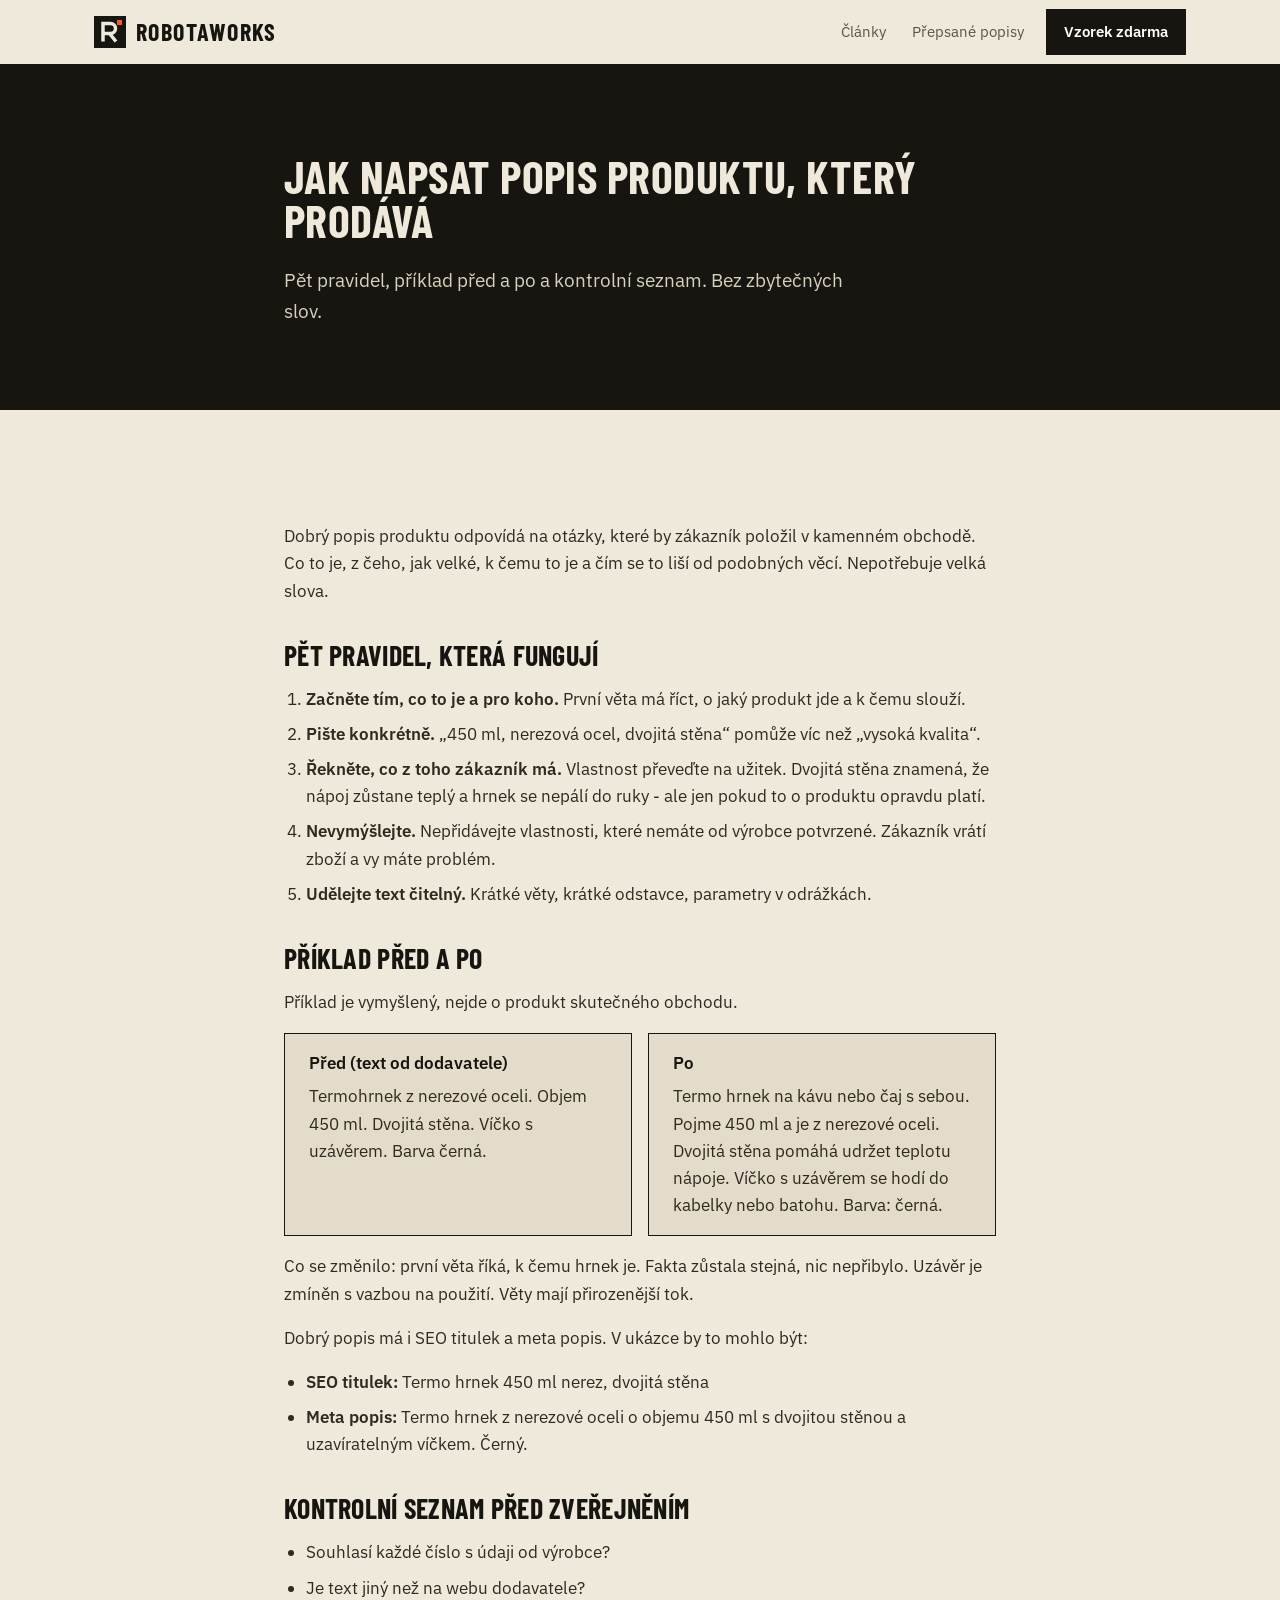
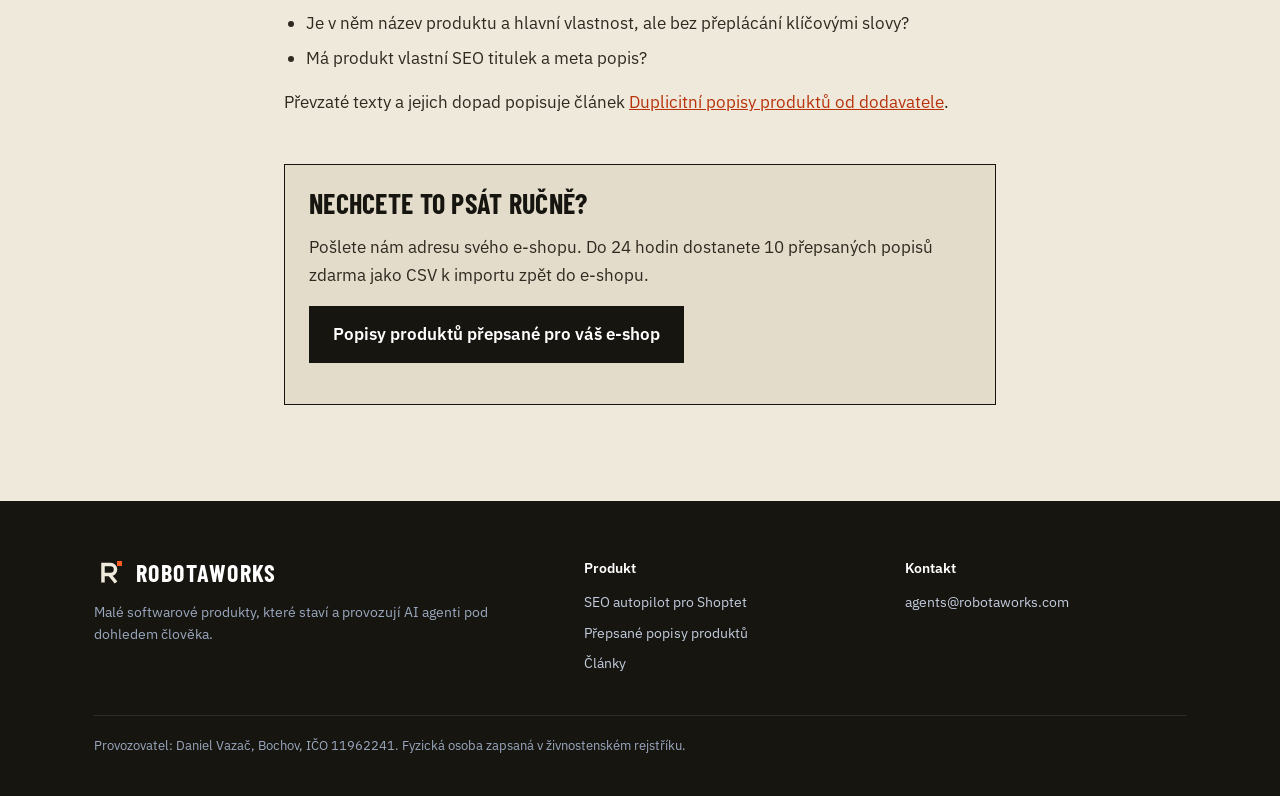
<file: blog/jak-napsat-popis-produktu/index.html>
<!doctype html>
<html lang="cs">
<head>
<meta charset="utf-8">
<meta name="viewport" content="width=device-width, initial-scale=1">
<title>Jak napsat popis produktu, který prodává (s příkladem před a po) | RobotaWorks</title>
<meta name="description" content="Pět pravidel pro popis produktu v e-shopu, příklad před a po, SEO titulek, meta popis a kontrolní seznam před zveřejněním.">
<link rel="canonical" href="https://robotaworks.com/blog/jak-napsat-popis-produktu/">
<link rel="alternate" hreflang="cs" href="https://robotaworks.com/blog/jak-napsat-popis-produktu/">
<link rel="alternate" hreflang="x-default" href="https://robotaworks.com/blog/jak-napsat-popis-produktu/">
<meta name="robots" content="index, follow">
<meta property="og:type" content="article">
<meta property="og:locale" content="cs_CZ">
<meta property="og:site_name" content="RobotaWorks">
<meta property="og:title" content="Jak napsat popis produktu, který prodává">
<meta property="og:description" content="Pět pravidel pro popis produktu v e-shopu, příklad před a po, SEO titulek, meta popis a kontrolní seznam před zveřejněním.">
<meta property="og:url" content="https://robotaworks.com/blog/jak-napsat-popis-produktu/">
<meta property="og:image" content="https://robotaworks.com/og.png">
<meta property="og:image:width" content="1200">
<meta property="og:image:height" content="630">
<meta name="twitter:card" content="summary_large_image">
<meta name="twitter:image" content="https://robotaworks.com/og.png">
<meta name="theme-color" content="#0b1530">
<link rel="icon" href="/favicon.svg" type="image/svg+xml">
<link rel="stylesheet" href="/styles.css">
<script>document.documentElement.classList.add('js')</script>
<script src="/menu.js" defer></script>
<script type="application/ld+json">
{"@context":"https://schema.org","@type":"Article","headline":"Jak napsat popis produktu, který prodává","inLanguage":"cs","datePublished":"2026-10-19","dateModified":"2026-10-19","mainEntityOfPage":"https://robotaworks.com/blog/jak-napsat-popis-produktu/","author":{"@id":"https://robotaworks.com/#org"},"publisher":{"@id":"https://robotaworks.com/#org"}}
</script>
</head>
<body>
<a class="skip" href="#obsah">Přeskočit na obsah</a>
<header class="top">
  <div class="wrap row">
    <a class="brand" href="/" aria-label="RobotaWorks, úvod">
      <svg viewBox="0 0 64 64" aria-hidden="true"><rect width="64" height="64" rx="14" fill="#2563eb"/><text x="32" y="43" font-family="Arial,Helvetica,sans-serif" font-size="30" font-weight="700" fill="#fff" text-anchor="middle">RW</text></svg>
      RobotaWorks
    </a>
    <nav id="menu" aria-label="Hlavní navigace">
      <a href="/blog/">Články</a>
      <a href="/popisy-produktu-prepsane/">Přepsané popisy</a>
      <a class="btn" href="/popisy-produktu-prepsane/#kontakt">Vzorek zdarma</a>
    </nav>
    <button class="menu-btn" type="button" aria-expanded="false" aria-controls="menu" aria-label="Menu"><span></span></button>
  </div>
</header>

<main id="obsah">
  <section class="hero art-hero">
    <div class="wrap narrow">
      <h1>Jak napsat popis produktu, který prodává</h1>
      <p class="lead">Pět pravidel, příklad před a po a kontrolní seznam. Bez zbytečných slov.</p>
    </div>
  </section>
  <section class="sec"><div class="wrap narrow prose">
    <p>Dobrý popis produktu odpovídá na otázky, které by zákazník položil v kamenném obchodě. Co to je, z čeho, jak velké, k čemu to je a čím se to liší od podobných věcí. Nepotřebuje velká slova.</p>
    <h2>Pět pravidel, která fungují</h2>
    <ol>
      <li><strong>Začněte tím, co to je a pro koho.</strong> První věta má říct, o jaký produkt jde a k čemu slouží.</li>
      <li><strong>Pište konkrétně.</strong> „450 ml, nerezová ocel, dvojitá stěna“ pomůže víc než „vysoká kvalita“.</li>
      <li><strong>Řekněte, co z toho zákazník má.</strong> Vlastnost převeďte na užitek. Dvojitá stěna znamená, že nápoj zůstane teplý a hrnek se nepálí do ruky - ale jen pokud to o produktu opravdu platí.</li>
      <li><strong>Nevymýšlejte.</strong> Nepřidávejte vlastnosti, které nemáte od výrobce potvrzené. Zákazník vrátí zboží a vy máte problém.</li>
      <li><strong>Udělejte text čitelný.</strong> Krátké věty, krátké odstavce, parametry v odrážkách.</li>
    </ol>
    <h2>Příklad před a po</h2>
    <p>Příklad je vymyšlený, nejde o produkt skutečného obchodu.</p>
    <div class="ba">
      <div><strong>Před (text od dodavatele)</strong><p>Termohrnek z nerezové oceli. Objem 450 ml. Dvojitá stěna. Víčko s uzávěrem. Barva černá.</p></div>
      <div><strong>Po</strong><p>Termo hrnek na kávu nebo čaj s sebou. Pojme 450 ml a je z nerezové oceli. Dvojitá stěna pomáhá udržet teplotu nápoje. Víčko s uzávěrem se hodí do kabelky nebo batohu. Barva: černá.</p></div>
    </div>
    <p>Co se změnilo: první věta říká, k čemu hrnek je. Fakta zůstala stejná, nic nepřibylo. Uzávěr je zmíněn s vazbou na použití. Věty mají přirozenější tok.</p>
    <p>Dobrý popis má i SEO titulek a meta popis. V ukázce by to mohlo být:</p>
    <ul>
      <li><strong>SEO titulek:</strong> Termo hrnek 450 ml nerez, dvojitá stěna</li>
      <li><strong>Meta popis:</strong> Termo hrnek z nerezové oceli o objemu 450 ml s dvojitou stěnou a uzavíratelným víčkem. Černý.</li>
    </ul>
    <h2>Kontrolní seznam před zveřejněním</h2>
    <ul>
      <li>Souhlasí každé číslo s údaji od výrobce?</li>
      <li>Je text jiný než na webu dodavatele?</li>
      <li>Je v něm název produktu a hlavní vlastnost, ale bez přeplácání klíčovými slovy?</li>
      <li>Má produkt vlastní SEO titulek a meta popis?</li>
    </ul>
    <p>Převzaté texty a jejich dopad popisuje článek <a href="/blog/duplicitni-popisy-produktu/">Duplicitní popisy produktů od dodavatele</a>.</p>
    <aside class="cta-box">
      <h2>Nechcete to psát ručně?</h2>
      <p>Pošlete nám adresu svého e-shopu. Do 24 hodin dostanete 10 přepsaných popisů zdarma jako CSV k importu zpět do e-shopu.</p>
      <p><a class="btn" href="/popisy-produktu-prepsane/">Popisy produktů přepsané pro váš e-shop</a></p>
    </aside>
  </div></section>
</main>

<footer class="foot">
  <div class="wrap">
    <div class="foot-grid">
      <div>
        <a class="brand" href="/"><svg viewBox="0 0 64 64" aria-hidden="true"><rect width="64" height="64" rx="14" fill="#2563eb"/><text x="32" y="43" font-family="Arial,Helvetica,sans-serif" font-size="30" font-weight="700" fill="#fff" text-anchor="middle">RW</text></svg>RobotaWorks</a>
        <p>Malé softwarové produkty, které staví a provozují AI agenti pod dohledem člověka.</p>
      </div>
      <div>
        <h4>Produkt</h4>
        <ul>
          <li><a href="/seo-autopilot/">SEO autopilot pro Shoptet</a></li>
          <li><a href="/popisy-produktu-prepsane/">Přepsané popisy produktů</a></li>
          <li><a href="/blog/">Články</a></li>
        </ul>
      </div>
      <div>
        <h4>Kontakt</h4>
        <ul>
          <li><a href="mailto:agents@robotaworks.com">agents@robotaworks.com</a></li>
        </ul>
      </div>
    </div>
    <div class="legal">
      <p>Provozovatel: Daniel Vazač, Bochov, IČO 11962241. Fyzická osoba zapsaná v živnostenském rejstříku.</p>
    </div>
  </div>
</footer>
</body>
</html>
</file>
<file: styles.css>
@font-face{font-family:"Barlow Condensed";font-weight:700;font-display:swap;src:url(/fonts/barlow-condensed-latin-ext-700-normal.woff2) format("woff2");unicode-range:U+0100-02BA,U+02BD-02C5,U+02C7-02CC,U+02CE-02D7,U+02DD-02FF,U+0304,U+0308,U+0329,U+1D00-1DBF,U+1E00-1E9F,U+1EF2-1EFF,U+2020,U+20A0-20AB,U+20AD-20C0,U+2113,U+2C60-2C7F,U+A720-A7FF}
@font-face{font-family:"Barlow Condensed";font-weight:700;font-display:swap;src:url(/fonts/barlow-condensed-latin-700-normal.woff2) format("woff2");unicode-range:U+0000-00FF,U+0131,U+0152-0153,U+02BB-02BC,U+02C6,U+02DA,U+02DC,U+0304,U+0308,U+0329,U+2000-206F,U+20AC,U+2122,U+2191,U+2193,U+2212,U+2215,U+FEFF,U+FFFD}
@font-face{font-family:"IBM Plex Sans";font-weight:400;font-display:swap;src:url(/fonts/ibm-plex-sans-latin-ext-400-normal.woff2) format("woff2");unicode-range:U+0100-02BA,U+02BD-02C5,U+02C7-02CC,U+02CE-02D7,U+02DD-02FF,U+0304,U+0308,U+0329,U+1D00-1DBF,U+1E00-1E9F,U+1EF2-1EFF,U+2020,U+20A0-20AB,U+20AD-20C0,U+2113,U+2C60-2C7F,U+A720-A7FF}
@font-face{font-family:"IBM Plex Sans";font-weight:400;font-display:swap;src:url(/fonts/ibm-plex-sans-latin-400-normal.woff2) format("woff2");unicode-range:U+0000-00FF,U+0131,U+0152-0153,U+02BB-02BC,U+02C6,U+02DA,U+02DC,U+0304,U+0308,U+0329,U+2000-206F,U+20AC,U+2122,U+2191,U+2193,U+2212,U+2215,U+FEFF,U+FFFD}
@font-face{font-family:"IBM Plex Sans";font-weight:600;font-display:swap;src:url(/fonts/ibm-plex-sans-latin-ext-600-normal.woff2) format("woff2");unicode-range:U+0100-02BA,U+02BD-02C5,U+02C7-02CC,U+02CE-02D7,U+02DD-02FF,U+0304,U+0308,U+0329,U+1D00-1DBF,U+1E00-1E9F,U+1EF2-1EFF,U+2020,U+20A0-20AB,U+20AD-20C0,U+2113,U+2C60-2C7F,U+A720-A7FF}
@font-face{font-family:"IBM Plex Sans";font-weight:600;font-display:swap;src:url(/fonts/ibm-plex-sans-latin-600-normal.woff2) format("woff2");unicode-range:U+0000-00FF,U+0131,U+0152-0153,U+02BB-02BC,U+02C6,U+02DA,U+02DC,U+0304,U+0308,U+0329,U+2000-206F,U+20AC,U+2122,U+2191,U+2193,U+2212,U+2215,U+FEFF,U+FFFD}
@font-face{font-family:"IBM Plex Mono";font-weight:500;font-display:swap;src:url(/fonts/ibm-plex-mono-latin-ext-500-normal.woff2) format("woff2");unicode-range:U+0100-02BA,U+02BD-02C5,U+02C7-02CC,U+02CE-02D7,U+02DD-02FF,U+0304,U+0308,U+0329,U+1D00-1DBF,U+1E00-1E9F,U+1EF2-1EFF,U+2020,U+20A0-20AB,U+20AD-20C0,U+2113,U+2C60-2C7F,U+A720-A7FF}
@font-face{font-family:"IBM Plex Mono";font-weight:500;font-display:swap;src:url(/fonts/ibm-plex-mono-latin-500-normal.woff2) format("woff2");unicode-range:U+0000-00FF,U+0131,U+0152-0153,U+02BB-02BC,U+02C6,U+02DA,U+02DC,U+0304,U+0308,U+0329,U+2000-206F,U+20AC,U+2122,U+2191,U+2193,U+2212,U+2215,U+FEFF,U+FFFD}
/* RobotaWorks: Čapek / R.U.R. industrial direction. Warm paper, ink, one signal colour. */
:root{
  --ink:#17150f;--ink-2:#2e2a20;--muted:#5b5547;--line:#17150f;--soft:#e4dccb;--paper:#efe9dc;
  --accent:#b8330c;--accent-2:#17150f;--accent-soft:#f3d9cc;--signal:#ff5a1f;--ok:#17150f;--ok-soft:#d9d0bb;--bad:#b8330c;--bad-soft:#f3d9cc;
  --navy:#17150f;--radius:0;
  --s-1:4px;--s-2:8px;--s-3:16px;--s-4:24px;--s-5:32px;--s-6:40px;--s-7:48px;--s-8:64px;--shadow:6px 6px 0 var(--ink);
  --display:"Barlow Condensed","Arial Narrow",Impact,sans-serif;--body:"IBM Plex Sans",system-ui,"Segoe UI",Arial,sans-serif;--mono:"IBM Plex Mono",ui-monospace,Menlo,Consolas,monospace
}
*{box-sizing:border-box}
html{scroll-behavior:smooth}
html{-webkit-text-size-adjust:100%;text-size-adjust:100%}
body{margin:0;font:17px/1.6 var(--body);color:var(--ink);background:var(--paper);-webkit-font-smoothing:antialiased}
img,svg{display:block}
a{color:var(--accent)}
.wrap{max-width:1140px;margin:0 auto;padding:0 24px}
.narrow{max-width:760px}
.skip{position:absolute;left:-9999px}
.skip:focus{left:16px;top:16px;background:#fff;padding:8px 12px;z-index:10}

/* header */
.top{position:sticky;top:0;z-index:5;background:var(--paper);border-bottom:2px solid var(--ink)}
.row{display:flex;justify-content:space-between;align-items:center;gap:16px;min-height:64px}
.brand{display:flex;align-items:center;gap:10px;font:700 24px/1 var(--display);letter-spacing:.06em;text-transform:uppercase;color:var(--ink);text-decoration:none}
.brand svg{display:none}
.brand::before{content:"";width:32px;height:32px;background:url(/favicon.svg) center/contain}
nav{display:flex;align-items:center;gap:6px}
nav a{color:var(--muted);text-decoration:none;font-size:15px;padding:8px 10px;border-radius:8px}
nav a:hover{color:var(--ink);background:var(--soft)}
nav .btn{margin:0 0 0 6px;padding:9px 16px;font-size:15px;color:#fff}
nav .btn:hover{background:var(--accent-2);color:#fff}
.lang{font-weight:600}

/* buttons */
.btn{display:inline-flex;align-items:center;gap:8px;background:var(--ink);color:var(--paper);padding:13px 22px;border:2px solid var(--ink);text-decoration:none;font-weight:600;transition:background .15s,color .15s}
.btn:hover{background:var(--signal);color:var(--ink)}
.btn.ghost{background:transparent;color:#fff;border-color:rgba(255,255,255,.35)}
.btn.ghost:hover{background:rgba(255,255,255,.08)}
.btn.light{background:var(--ink);color:var(--paper)}
.btn.light:hover{background:var(--paper);color:var(--ink)}

/* hero */
.hero{position:relative;overflow:hidden;color:var(--paper);background:var(--navy);padding:88px 0 96px}
.hero .wrap{position:relative;z-index:1}
.hero-grid{display:grid;grid-template-columns:1.05fr 1fr;gap:56px;align-items:center}
.pill{display:inline-block;font:500 13px/1.4 var(--mono);letter-spacing:.08em;text-transform:uppercase;border:2px solid var(--paper);padding:5px 10px;margin:0}
.pill .dot{display:inline-block;width:9px;height:9px;background:var(--signal);margin-right:8px}
h1,h2,h3{font-family:var(--display);font-weight:700;text-transform:uppercase;letter-spacing:.01em}
h1{font-size:clamp(44px,7vw,88px);line-height:.95;margin:24px 0 24px}
h1 .hl{color:var(--signal)}
.lead{font-size:19px;color:#d9d1be;max-width:560px;margin:0 0 28px}
.actions{display:flex;flex-wrap:wrap;gap:12px}
.checks{list-style:none;padding:0;margin:28px 0 0;display:flex;flex-wrap:wrap;gap:10px 22px;color:#c3cde0;font-size:15px}
.checks li{display:flex;align-items:center;gap:8px}
.checks svg{display:none}

/* mockup */
.mock{background:#f8f4ea;color:var(--ink);box-shadow:6px 6px 0 var(--signal);overflow:hidden;font-size:14px;line-height:1.5}
.mock-bar{display:flex;align-items:center;gap:6px;padding:10px 14px;background:var(--soft);border-bottom:2px solid var(--ink)}
.mock-bar i{width:10px;height:10px;border-radius:50%;background:#d5dbe5}
.mock-bar span{margin-left:10px;font-size:12px;color:var(--muted)}
.mock-body{padding:18px}
.mock-head{display:flex;justify-content:space-between;align-items:center;margin-bottom:14px}
.mock-head strong{font-size:15px}
.badge{white-space:nowrap;font-size:12px;font-weight:650;padding:3px 9px;border-radius:999px;background:var(--accent-soft);color:var(--accent-2)}
.badge.ok{background:var(--ok-soft);color:var(--ok)}
.badge.warn{background:var(--bad-soft);color:var(--bad)}
.diff{display:grid;gap:10px}
.diff div{border:1px solid var(--line);padding:var(--s-2) var(--s-3)}
.diff .old{background:#fbfbfc;color:#6b7686}
.diff .old p{text-decoration:line-through;text-decoration-color:rgba(180,83,9,.45);margin:4px 0 0}
.diff .new{border-color:#bcd0ff;background:#f7f9ff}
.diff .new p{margin:4px 0 0}
.diff small{font-size:11px;font-weight:700;letter-spacing:.06em;text-transform:uppercase;color:var(--muted)}
.meta{margin-top:10px;display:grid;gap:6px}
.meta div{display:flex;gap:10px;font-size:13px}
.meta b{flex:none;width:84px;color:var(--muted);font-weight:600}
.mock-actions{display:flex;gap:8px;margin-top:14px}
.mock-actions span{flex:1;text-align:center;padding:8px;border-radius:8px;font-weight:650;font-size:13px;border:1px solid var(--line)}
.mock-actions .yes{background:var(--accent);border-color:var(--accent);color:#fff}
.mock-queue{display:flex;justify-content:space-between;margin-top:14px;padding-top:12px;border-top:1px dashed var(--line);font-size:12px;color:var(--muted)}

/* sections */
section{scroll-margin-top:72px}
.sec{padding:96px 0}
.sec.alt{background:var(--soft)}
.eyebrow{color:var(--accent);font-weight:700;font-size:13px;letter-spacing:.08em;text-transform:uppercase;margin:0 0 10px}
h2{font-size:clamp(34px,4.6vw,56px);line-height:1;margin:0 0 14px}
h3{font-size:25px;line-height:1.1;margin:0 0 6px}
.sub{font-size:18px;color:var(--muted);margin:0;max-width:640px}
.head{margin-bottom:48px}
.head.center{text-align:center}
.head.center .sub{margin:0 auto}

/* problem */
.split{display:grid;grid-template-columns:1fr 1fr;gap:56px;align-items:center}
.stack{display:grid;gap:12px}
.shop{display:flex;align-items:center;gap:14px;background:#fff;border:1px solid var(--line);padding:var(--s-3)}
.shop .ico{width:38px;height:38px;border-radius:10px;background:var(--soft);display:grid;place-items:center;color:var(--muted);flex:none}
.shop .ico svg{width:20px;height:20px}
.shop .txt{flex:1;min-width:0}
.shop .txt b{display:block;font-size:15px}
.shop .txt span{display:block;font-size:13px;color:var(--muted);white-space:nowrap;overflow:hidden;text-overflow:ellipsis}
.shop.you{border-color:#bcd0ff;box-shadow:0 0 0 4px var(--accent-soft)}
.shop.you .ico{background:var(--accent-soft);color:var(--accent)}
.facts{list-style:none;padding:0;margin:24px 0 0;display:grid;gap:14px}
.facts li{display:flex;gap:12px}
.facts svg{width:22px;height:22px;flex:none;color:var(--accent);margin-top:2px}

/* features */
.grid3{display:grid;grid-template-columns:repeat(3,1fr);gap:20px}
.card{background:#fff;border:1px solid var(--line);padding:var(--s-4);transition:box-shadow .2s,transform .2s}
.card:hover{box-shadow:var(--shadow);transform:translateY(-2px)}
.card p{margin:0;color:var(--muted);font-size:16px}
.icon{width:44px;height:44px;border-radius:12px;display:grid;place-items:center;background:var(--accent-soft);color:var(--accent);margin-bottom:16px}
.icon svg{width:22px;height:22px}

/* steps */
.steps{list-style:none;padding:0;margin:0;display:grid;grid-template-columns:repeat(3,1fr);gap:20px;counter-reset:s}
.steps li{position:relative;background:#fff;border:1px solid var(--line);padding:var(--s-4)}
.steps li::before{counter-increment:s;content:counter(s);display:grid;place-items:center;width:36px;height:36px;border-radius:50%;background:var(--ink);color:#fff;font-weight:750;font-size:15px;margin-bottom:16px}
.steps p{margin:0;color:var(--muted);font-size:16px}

/* example */
.compare{display:grid;grid-template-columns:1fr 1fr;gap:20px}
.panel{padding:var(--s-4);border:1px solid var(--line);background:#fff}
.panel.before{background:#fcfcfd}
.panel.after{border-color:#bcd0ff;box-shadow:0 0 0 4px var(--accent-soft)}
.panel h3{display:flex;align-items:center;gap:10px;margin-bottom:14px}
.panel .field{margin-bottom:14px}
.panel .field:last-child{margin-bottom:0}
.panel small{display:block;font-size:12px;font-weight:700;letter-spacing:.06em;text-transform:uppercase;color:var(--muted);margin-bottom:4px}
.panel p{margin:0;font-size:15.5px}
.panel.before p{color:#6b7686}
.note{font-size:14px;color:var(--muted);margin:16px 0 0;text-align:center}

/* faq */
.faq{display:grid;gap:12px}
.faq details{background:#fff;border:1px solid var(--line);padding:0 var(--s-4)}
.faq details[open]{box-shadow:var(--shadow)}
.faq summary{cursor:pointer;list-style:none;font-weight:650;padding:18px 0;display:flex;justify-content:space-between;gap:16px}
.faq summary::-webkit-details-marker{display:none}
.faq summary::after{content:"+";font-size:22px;line-height:1;color:var(--accent);font-weight:500}
.faq details[open] summary::after{content:"\2212"}
.faq details p{margin:0 0 18px;color:var(--muted)}

/* cta */
.cta-band{background:var(--signal);color:var(--ink);border-block:2px solid var(--ink);padding:72px max(24px,calc((100% - 1092px)/2));display:grid;grid-template-columns:1.4fr 1fr;gap:32px;align-items:center}
.cta-band h2{font-size:clamp(44px,7vw,96px)}
.cta-band p{margin:0;font-size:18px}
.cta-band .actions{justify-content:flex-end;position:relative;z-index:1}
.cta-band .mail{display:block;margin-top:10px;color:var(--ink);font-size:14px;text-align:right}

/* about card (en) */
.about{display:grid;grid-template-columns:repeat(3,1fr);gap:20px}
.product{display:grid;grid-template-columns:1fr 1fr;gap:40px;align-items:center;background:#fff;border:1px solid var(--line);padding:var(--s-6);box-shadow:var(--shadow)}
.product p{color:var(--muted);margin:0 0 16px}

/* footer */
.foot{background:var(--navy);color:#9aa8bf;font-size:14px;padding:56px 0 32px;margin-top:96px}
.foot-grid{display:grid;grid-template-columns:1.6fr 1fr 1fr;gap:40px}
.foot .brand{color:#fff;margin-bottom:12px}
.foot h4{color:#fff;font-size:14px;margin:0 0 12px}
.foot ul{list-style:none;margin:0;padding:0;display:grid;gap:8px}
.foot a{color:#c3cde0;text-decoration:none}
.foot a:hover{color:#fff}
.foot p{margin:0 0 8px}
.legal{border-top:1px solid rgba(255,255,255,.1);margin-top:40px;padding-top:20px;font-size:13px}

/* 404 */
.nf{min-height:70vh;display:grid;place-items:center;text-align:center;padding:80px 24px}
.nf h1{color:var(--ink)}

/* mobile menu button (shown below 860px when JS runs) */
.menu-btn{display:none;width:44px;height:44px;margin-right:-8px;border:0;border-radius:10px;background:transparent;color:var(--ink);cursor:pointer;place-items:center}
.menu-btn:hover{background:var(--soft)}
.menu-btn span,.menu-btn span::before,.menu-btn span::after{display:block;width:20px;height:2px;border-radius:2px;background:currentColor;transition:transform .2s,background .2s}
.menu-btn span{position:relative}
.menu-btn span::before,.menu-btn span::after{content:"";position:absolute;left:0}
.menu-btn span::before{top:-6px}
.menu-btn span::after{top:6px}
.open .menu-btn span{background:transparent}
.open .menu-btn span::before{transform:translateY(6px) rotate(45deg)}
.open .menu-btn span::after{transform:translateY(-6px) rotate(-45deg)}

.hero-grid>*,.split>*,.compare>*,.product>*,.cta-band>*{min-width:0}
.btn{white-space:nowrap}
.stack{grid-template-columns:minmax(0,1fr)}
.shop{min-width:0}
.shop .badge{flex:none}

@media (max-width:960px){
  .hero{padding:64px 0 72px}
  .hero-grid,.split,.compare,.product,.cta-band{grid-template-columns:minmax(0,1fr);gap:40px}
  .grid3,.steps,.about{grid-template-columns:1fr 1fr}
  .cta-band{padding:48px 24px}
  .cta-band .actions{justify-content:flex-start}
  .cta-band .mail{text-align:left}
  .foot-grid{grid-template-columns:1fr 1fr}
  .foot-grid>div:first-child{grid-column:1/-1}
}
@media (max-width:860px){
  .js .menu-btn{display:grid}
  html:not(.js) nav a:not(.btn):not(.lang){display:none}
  .js .top nav{display:none;position:absolute;left:0;right:0;top:100%;flex-direction:column;align-items:stretch;gap:2px;padding:8px 16px 16px;background:#fff;border-bottom:1px solid var(--line);box-shadow:0 16px 32px -16px rgba(11,18,32,.25)}
  .js .top.open nav{display:flex}
  .js .top nav a{font-size:17px;padding:12px;color:var(--ink)}
  .js .top nav .btn{margin:8px 0 0;padding:14px 16px;justify-content:center;font-size:16px;color:#fff}
}
@media (max-width:640px){
  body{font-size:16px}
  .wrap{padding:0 20px}
  .row{min-height:58px}
  section{scroll-margin-top:66px}
  .sec{padding:56px 0}
  .head{margin-bottom:32px}
  .head.center{text-align:left}
  .sub{font-size:17px}
  .hero{padding:40px 0 48px}
  .hero-grid{gap:36px}
  h1{font-size:clamp(32px,9.5vw,40px);margin:16px 0}
  .lead{font-size:17px;margin-bottom:24px}
  .actions{flex-direction:column}
  .actions .btn{justify-content:center;width:100%}
  .btn{white-space:normal;text-align:center;min-height:48px;padding:13px 16px}
  .checks{flex-direction:column;gap:8px;margin-top:22px}
  .mock{font-size:13.5px}
  .mock-body{padding:14px}
  .meta div{flex-direction:column;gap:0}
  .mock-actions{gap:6px}
  .mock-actions span{padding:9px 4px}
  .shop{padding:var(--s-3);gap:12px}
  .shop .txt span{white-space:normal;display:-webkit-box;-webkit-line-clamp:2;-webkit-box-orient:vertical}
  .grid3,.steps,.about{grid-template-columns:1fr;gap:14px}
  .card,.steps li,.panel{padding:var(--s-3)}
  .card,.steps li{display:grid;grid-template-columns:auto minmax(0,1fr);column-gap:14px;row-gap:10px;align-items:center}
  .card .icon{width:40px;height:40px;margin:0}
  .steps li::before{margin:0}
  .card h3,.steps h3{margin:0}
  .card p,.steps p{grid-column:1/-1}
  .faq details{padding:0 var(--s-3)}
  .faq summary{padding:16px 0}
  .product{padding:var(--s-4) var(--s-3);gap:var(--s-4)}
  #kontakt,#contact{padding:0}
  .cta-band{padding:48px 20px}
  .foot{margin-top:56px;padding:44px 0 28px}
  .foot-grid{grid-template-columns:1fr 1fr;gap:28px}
  .foot ul{gap:0}
  .foot ul a{display:inline-block;padding:7px 0}
  .legal{margin-top:28px}
  .nf{padding:56px 20px}
}
@media (max-width:420px){
  .foot-grid{grid-template-columns:1fr}
}
@media (max-width:860px) and (hover:none){
  .card:hover{transform:none;box-shadow:none}
  .btn:hover{transform:none}
}
@media (prefers-reduced-motion:reduce){
  html{scroll-behavior:auto}
  .btn,.card,.menu-btn span,.menu-btn span::before,.menu-btn span::after{transition:none}
  .btn:hover,.card:hover{transform:none}
}

/* projects */
.proj{display:flex;flex-direction:column;align-items:flex-start}
.proj .badge{margin-bottom:14px}
.proj p{margin-bottom:18px}
.proj .more{margin-top:auto;font-weight:650;color:var(--accent);text-decoration:none;display:inline-flex;align-items:center;gap:6px}
.proj .more:hover{text-decoration:underline}
.proj .more svg{width:16px;height:16px}
.proj.muted{background:transparent;border-style:dashed}
.art-hero{padding:64px 0 56px}
.art-hero h1{font-size:clamp(30px,4.6vw,46px)}
.prose h2{font-size:clamp(22px,2.8vw,28px);margin:36px 0 12px}
.prose p,.prose li{color:var(--ink-2)}
.prose ul,.prose ol{padding-left:22px}
.prose li{margin:0 0 8px}
.prose a{color:var(--accent)}
.prose code{background:var(--soft);padding:1px 6px;border-radius:6px;font-size:.92em}
.prose .btn{color:#fff;text-decoration:none}
.ba{display:grid;grid-template-columns:1fr 1fr;gap:16px;margin:16px 0}
.ba>div{background:var(--soft);border:1px solid var(--line);padding:var(--s-3) var(--s-4)}
.ba p{margin:6px 0 0}
.cta-box{margin-top:48px;background:var(--soft);border:1px solid var(--line);padding:var(--s-4)}
.cta-box h2{margin-top:0}
.art-list{list-style:none;padding:0}
.art-list li{border:1px solid var(--line);padding:var(--s-3) var(--s-4)}
@media(max-width:640px){.ba{grid-template-columns:1fr}}

.card .icon,.shop .ico,.facts svg{display:none}
.hero .btn{background:var(--signal);color:var(--ink);border-color:var(--signal)}
.hero .btn.ghost{background:transparent;color:var(--paper);border-color:var(--paper)}
.hero .btn:hover{background:var(--paper);color:var(--ink);border-color:var(--paper)}
.foot{margin-top:0}
/* flatten the remaining rounded corners */
.btn,.badge,.mock,nav a,.menu-btn{border-radius:0}
.eyebrow,.badge,.mock-bar span,.mock-queue,small,.pipe-log,.csv-head{font-family:var(--mono);font-weight:500}
.facts li::before,.checks li::before{content:"";flex:none;width:9px;height:9px;margin-top:.55em;background:var(--signal)}
.checks li::before{margin:0}
.steps li::before{width:auto;height:auto;border-radius:0;background:none;color:var(--signal);font:700 64px/1 var(--display);display:block;margin-bottom:6px}
.faq details[open]{box-shadow:none}
:focus-visible{outline:3px solid var(--signal);outline-offset:3px}

/* hero pipeline: one timeline driven by motion.js; the markup is the finished frame */
.hero-art{background:#201d15;border:1px solid #4a4333;padding:var(--s-4);min-width:0}
.hero-art svg{width:100%;height:auto;overflow:visible}
.pipe .wire{fill:none;stroke:#8d846f;stroke-width:1.5}
.pipe marker path{fill:#8d846f}
.pipe .node rect,.pipe .node circle{fill:var(--paper);stroke:var(--paper);stroke-width:2}
.pipe .node text{fill:var(--ink);font:700 22px var(--display);text-anchor:middle;text-transform:uppercase;letter-spacing:.06em}
.pipe .tick{fill:none;stroke:var(--ink);stroke-width:6;stroke-dasharray:1}
.pipe .human{fill:var(--paper);font:500 14px var(--mono);text-anchor:middle}
.pipe .pkt{fill:var(--signal);stroke:var(--ink);stroke-width:1.5;opacity:0}
.pipe-log{list-style:none;margin:var(--s-3) 0 0;padding:var(--s-3) 0 0;border-top:1px solid #4a4333;display:grid;grid-template-columns:1fr 1fr;gap:4px 16px;font-size:12.5px;color:#d9d1be}
.pipe-log li::before{content:"› ";color:var(--signal)}

/* offer page: CSV before / after */
.csvfx{font:500 13px/1.5 var(--mono);display:grid;gap:14px}
.csv-head,.csv-row{display:grid;grid-template-columns:1fr 1fr;gap:16px}
.csv-head{color:#a99f88;font-size:12px;text-transform:uppercase;border-bottom:1px solid #4a4333;padding-bottom:8px}
.csv-row p{margin:0}
.csv-row .was{color:#a99f88;text-decoration:line-through;text-decoration-color:var(--signal)}
.caret{display:inline-block;width:.55em;height:1.05em;margin-left:2px;background:var(--signal);vertical-align:text-bottom;animation:blink 1s steps(1) infinite}
@keyframes blink{50%{opacity:0}}
.mock .new p{min-height:3em}
.mock-actions .yes{transition:background .2s,color .2s}
.mock-actions .yes.press{transform:scale(.95);background:var(--signal);color:var(--ink)}

/* home: projects as a ledger, how-we-work as an ink editorial split, contact full-bleed */
#projekty .grid3,#projects .grid3{display:block;counter-reset:c;border-top:3px solid var(--ink)}
#projekty .proj,#projects .proj{counter-increment:c;display:grid;grid-template-columns:64px minmax(0,5fr) minmax(0,6fr) 140px;column-gap:var(--s-4);align-items:start;position:relative;border:0;border-bottom:1px solid var(--ink);background:none;padding:var(--s-4)}
#projekty .proj::before,#projects .proj::before{content:counter(c,decimal-leading-zero);grid-row:1/3;font:700 40px/1 var(--display);color:var(--signal)}
.proj h3{grid-column:2;grid-row:1;font-size:32px;margin:0}
.proj .badge{grid-column:2;grid-row:2;justify-self:start;margin:10px 0 0}
.proj p{grid-column:3;grid-row:1/3;margin:0}
.proj .more{grid-column:4;grid-row:1;justify-self:end;margin:0}
.proj .more::after{content:"";position:absolute;inset:0}
#jak-pracujeme,#how-we-work{background:var(--ink);color:var(--paper)}
#jak-pracujeme .wrap,#how-we-work .wrap{display:grid;grid-template-columns:5fr 6fr;gap:72px;align-items:start}
#jak-pracujeme .head,#how-we-work .head{margin:0;text-align:left}
#jak-pracujeme .head .sub,#how-we-work .head .sub{margin:0}
#jak-pracujeme .sub,#how-we-work .sub{color:#d9d1be;font:600 28px/1.15 var(--display)}
#jak-pracujeme .eyebrow,#how-we-work .eyebrow{color:var(--signal)}
.about{display:block;counter-reset:n;border-top:3px solid var(--paper)}
.about .card{background:none;border:0;border-bottom:1px solid #6b6350;border-radius:0;padding:var(--s-4) 0;counter-increment:n;display:grid;grid-template-columns:64px 1fr}
.about .card::before{content:counter(n);font:700 56px/.9 var(--display);color:var(--signal);grid-row:1/3}
.about .card p{color:#d9d1be}
#kontakt,#contact{max-width:none;padding:0}
@media (max-width:960px){
  #jak-pracujeme .wrap,#how-we-work .wrap{grid-template-columns:minmax(0,1fr);gap:40px}
}
@media (max-width:860px){
  .proj{grid-template-columns:48px minmax(0,1fr)!important}
  .proj h3,.proj .badge,.proj p,.proj .more{grid-column:2;grid-row:auto;justify-self:start}
  .proj::before{grid-row:1/5!important}
  #projekty .proj,#projects .proj{padding:var(--s-3)}
}
@media (max-width:640px){.about .card{grid-template-columns:44px minmax(0,1fr);align-items:start}.about .card::before{font-size:44px}.about .card p{grid-column:2}.foot{margin-top:0}.pipe-log{grid-template-columns:1fr}.csv-head,.csv-row{grid-template-columns:1fr;gap:6px}.csv-head span:last-child{display:none}}
@media (prefers-reduced-motion:reduce){.caret{animation:none}}
</file>
